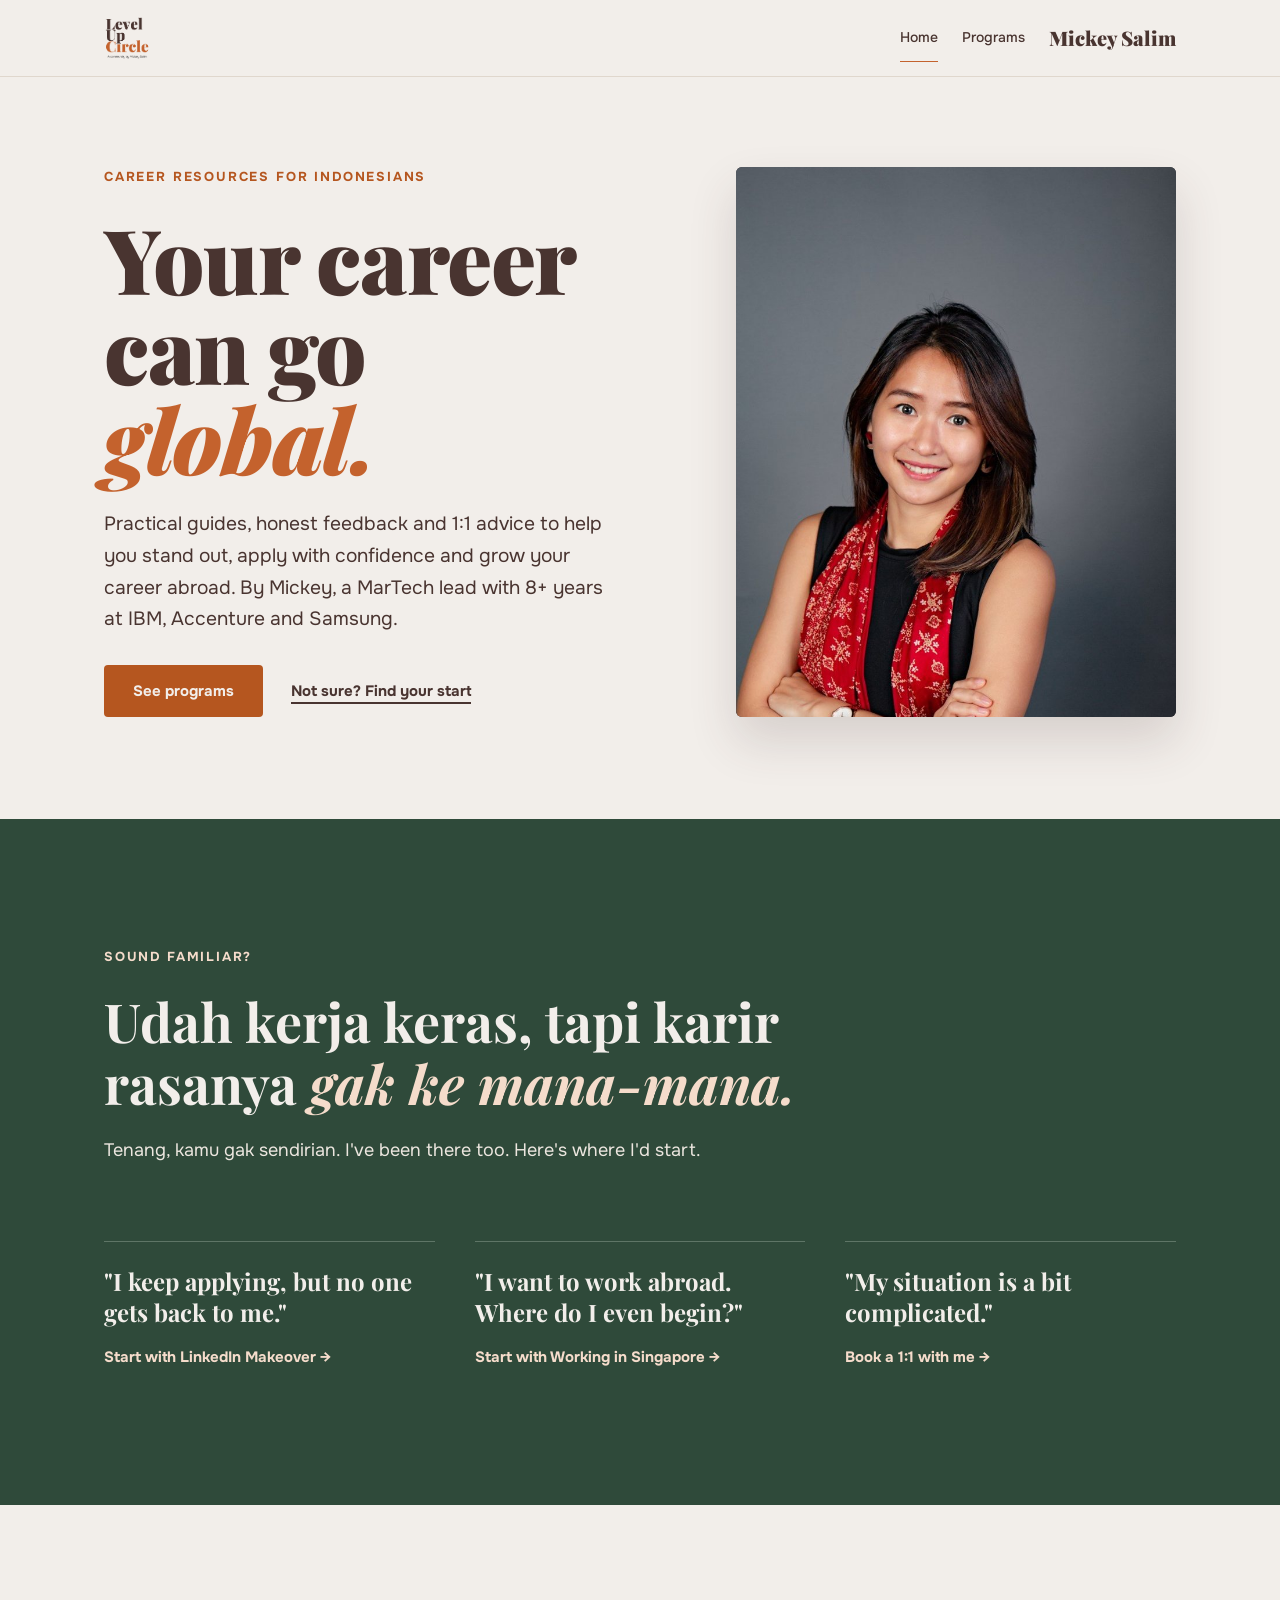
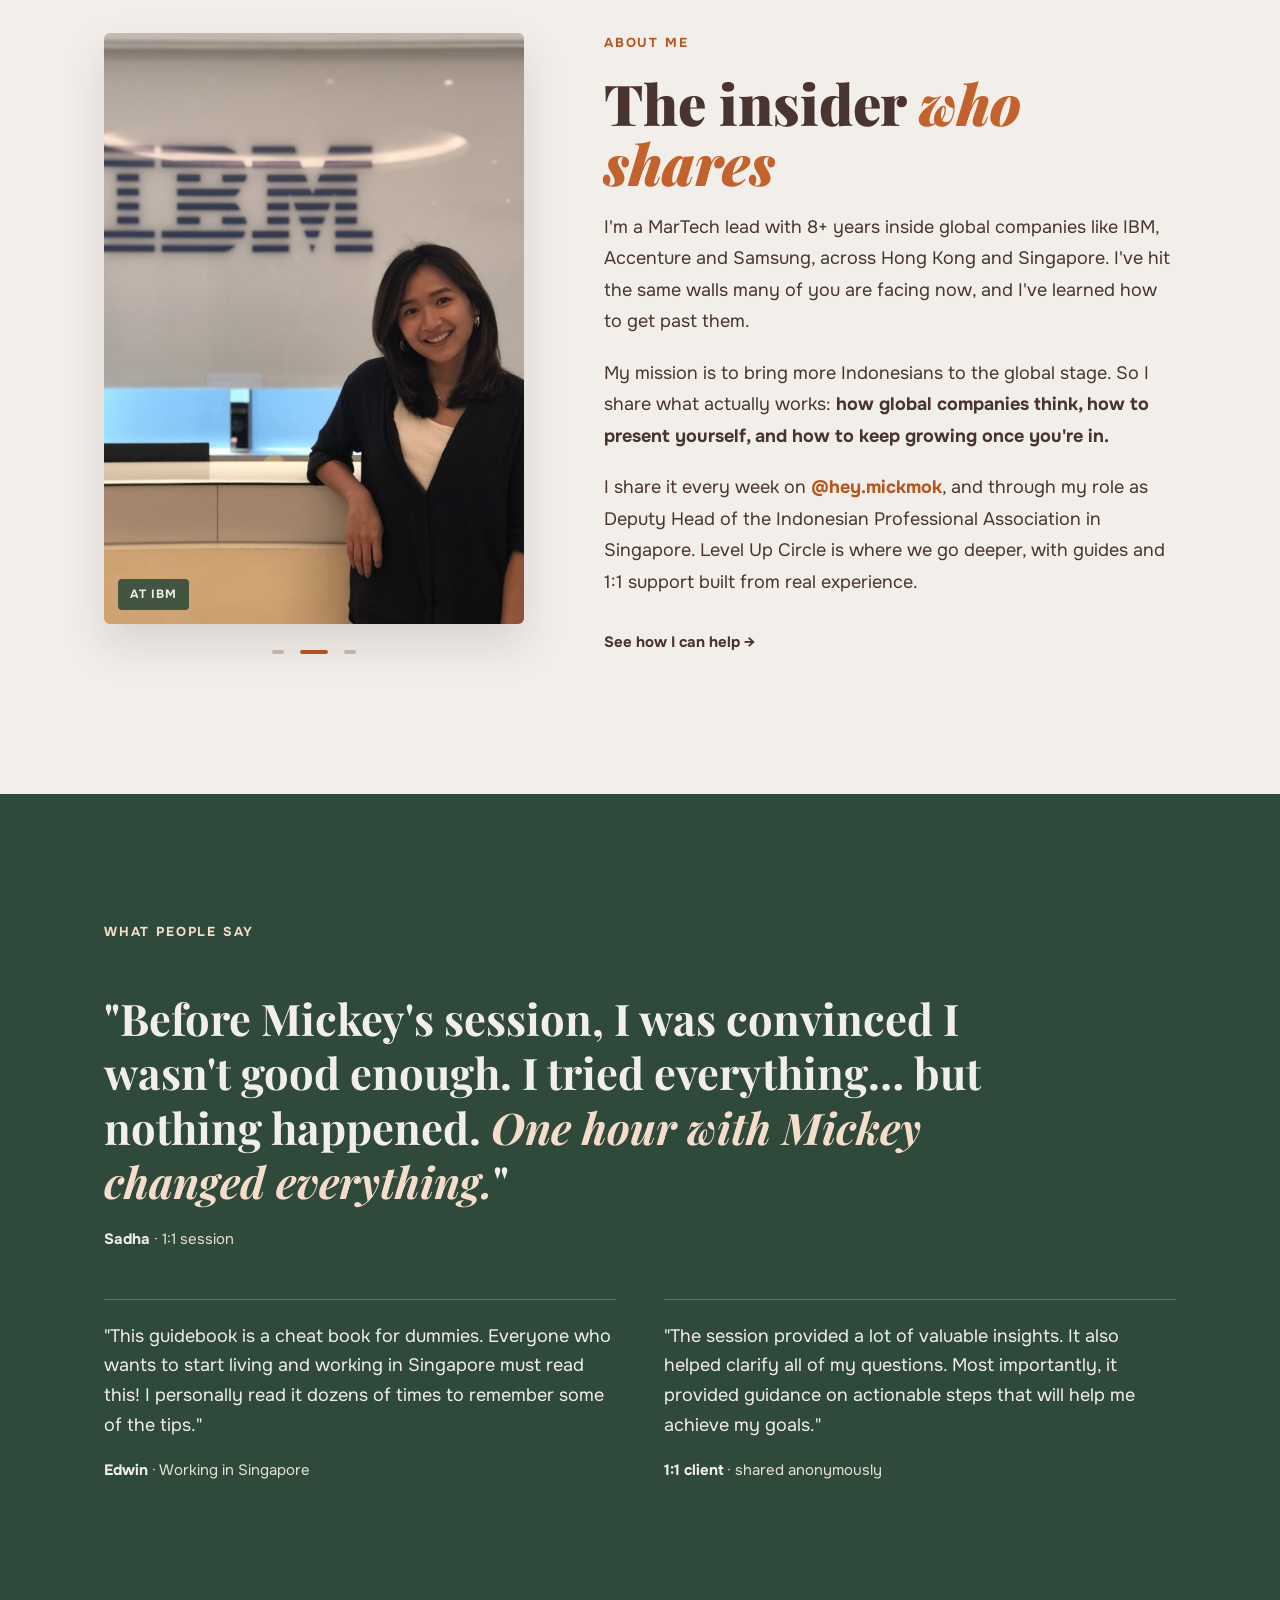
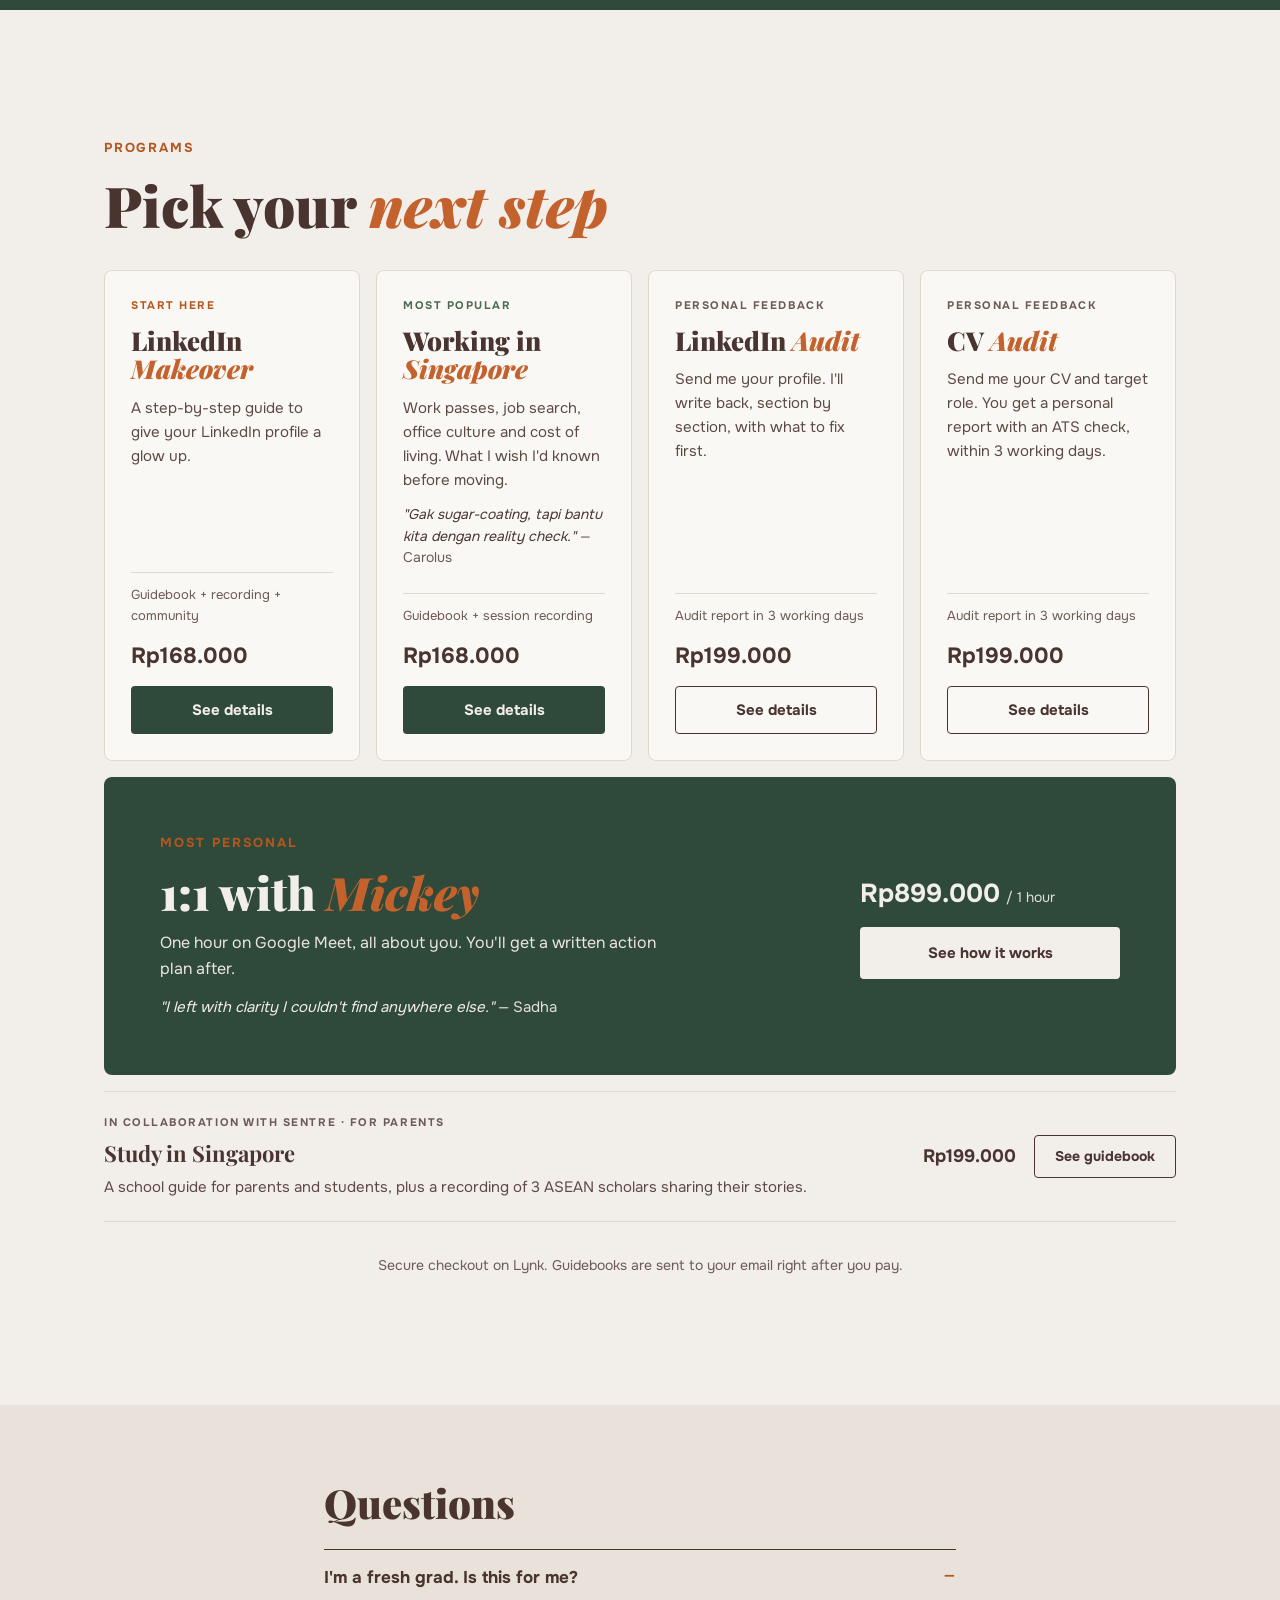
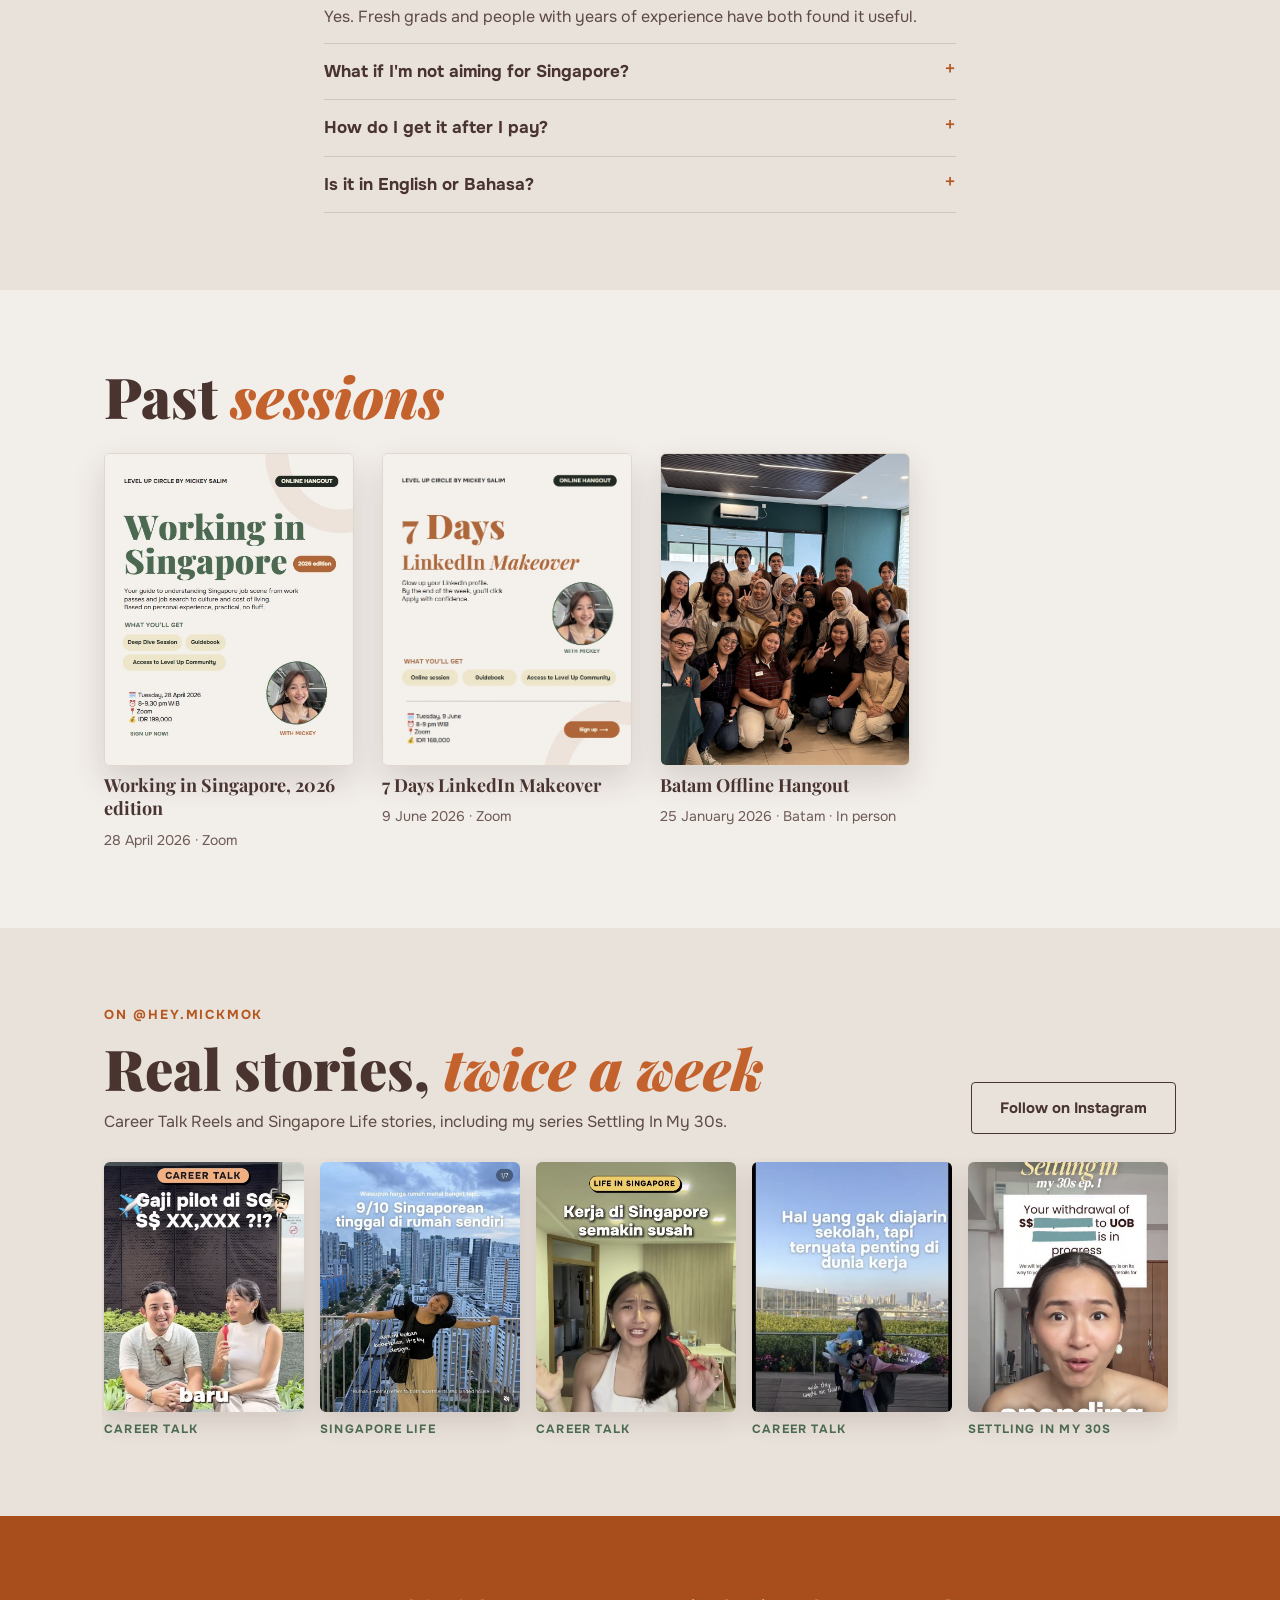
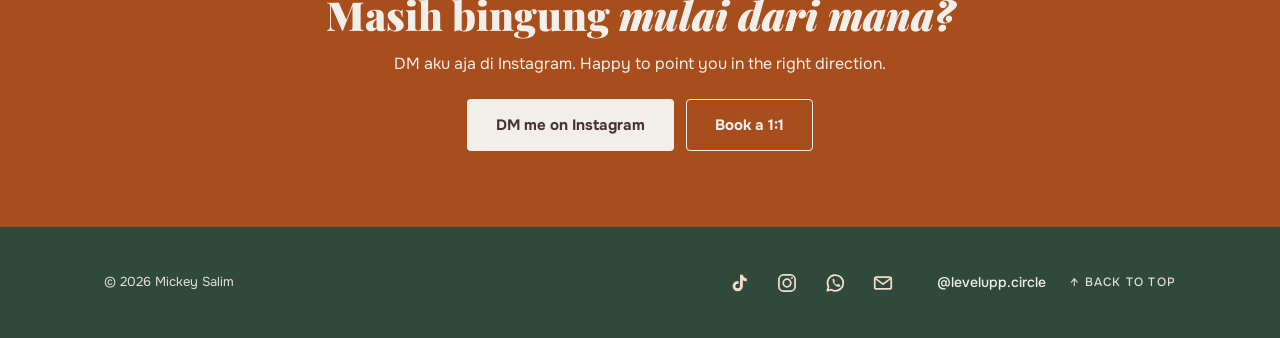
<file: index.html>
<!DOCTYPE html>
<html lang="en" class="no-js">
<head>
<meta charset="UTF-8">
<meta name="viewport" content="width=device-width, initial-scale=1.0">
<title>Mickey Salim · Level Up Circle — Career resources for Indonesians</title>
<meta name="description" content="Your career can go global. Guidebooks, audits and 1:1 sessions from Mickey Salim, a MarTech lead with 8+ years at IBM, Accenture and Samsung.">
<meta name="theme-color" content="#F2EEEA">
<meta property="og:type" content="website">
<meta property="og:title" content="Mickey Salim · Level Up Circle">
<meta property="og:description" content="Your career can go global. Career resources for Indonesians, from someone on the inside.">
<meta property="og:image" content="/assets/img/og-image.jpg">
<meta name="twitter:card" content="summary_large_image">
<link rel="icon" type="image/png" href="/assets/img/favicon.png">
<link rel="apple-touch-icon" href="/assets/img/apple-touch-icon.png">
<link rel="preconnect" href="https://fonts.googleapis.com">
<link rel="preconnect" href="https://fonts.gstatic.com" crossorigin>
<link href="https://fonts.googleapis.com/css2?family=Playfair+Display:ital,wght@0,700;0,900;1,700;1,900&family=Onest:wght@400;500;700&display=swap" rel="stylesheet">
<link rel="stylesheet" href="/assets/css/styles.css?v=a955a75b">
</head>
<body>

<nav class="nav" aria-label="Main">
  <div class="wrap">
    <a href="#top" class="brand" aria-label="Level Up Circle, back to top"><img class="brand__logo" src="/assets/img/level-up-circle-logo.png" alt="Level Up Circle" width="516" height="493"></a>
    <button class="nav__toggle" aria-expanded="false" aria-controls="site-menu" aria-label="Open menu"><span></span><span></span><span></span></button><div class="nav__links" id="site-menu"><a href="/" class="nav__link is-current" aria-current="page">Home</a><a href="/programs" class="nav__link">Programs</a><a href="#about" class="nav__name"><span class="nav__name-full">Mickey Salim</span><span class="nav__name-short">About</span></a></div>
  </div>
</nav>

<main>
  <!-- Hero -->
  <section class="hero" id="top">
    <div class="wrap">
      <div class="hero__text">
        <span class="eyebrow">Career resources for Indonesians</span>
        <h1 class="h-display">Your career can go <span class="accent">global.</span></h1>
        <p class="lead">Practical guides, honest feedback and 1:1 advice to help you stand out, apply with confidence and grow your career abroad. By Mickey, a MarTech lead with 8+ years at IBM, Accenture and Samsung.</p>
        <div class="hero__actions">
          <a href="#programs" class="btn btn--primary">See programs</a>
          <a href="#start" class="link-under">Not sure? Find your start</a>
        </div>
      </div>
      <div class="hero__photo">
        <img src="/assets/img/hero.jpg" alt="Mickey Salim, arms crossed, smiling" width="1000" height="1501" fetchpriority="high">
      </div>
    </div>
  </section>

  <!-- 01 Sound familiar -->
  <section class="section dark" id="start">
    <div class="wrap">
      <div class="familiar__intro reveal">
        <span class="eyebrow">Sound familiar?</span>
        <p class="familiar__quote">Udah kerja keras, tapi karir rasanya <span class="accent">gak ke mana-mana.</span></p>
        <p class="familiar__sub">Tenang, kamu gak sendirian. I've been there too. Here's where I'd start.</p>
      </div>
      <div class="paths reveal">
        <a class="path" href="programs/linkedin-makeover.html">
          <span class="path__q">"I keep applying, but no one gets back to me."</span>
          <span class="path__go">Start with LinkedIn Makeover →</span>
        </a>
        <a class="path" href="programs/working-in-singapore.html">
          <span class="path__q">"I want to work abroad. Where do I even begin?"</span>
          <span class="path__go">Start with Working in Singapore →</span>
        </a>
        <a class="path" href="programs/one-on-one.html">
          <span class="path__q">"My situation is a bit complicated."</span>
          <span class="path__go">Book a 1:1 with me →</span>
        </a>
      </div>
    </div>
  </section>

  <!-- Next live session: uncomment when there's one
  <section class="band">
    <div class="wrap" style="display:flex;flex-wrap:wrap;align-items:center;justify-content:space-between;gap:16px 40px;padding-top:28px;padding-bottom:28px">
      <div><span class="eyebrow">Next live session</span> <strong class="h-card">[Session name]</strong> <span class="muted">[Date] · [Time] WIB · Zoom · [Price]</span></div>
      <a href="[Lynk link]" class="btn btn--dark">Save my spot</a>
    </div>
  </section>
  -->

  <!-- 02 About -->
  <section class="section about" id="about">
    <div class="wrap">
      <div class="slideshow reveal" data-slideshow>
        <div class="slideshow__frame">
          <img class="is-active" src="/assets/img/about.jpg" alt="Mickey working on her laptop in the office" data-caption="At work" width="1000" height="1250" loading="lazy">
          <img src="/assets/img/ibm.jpg" alt="Mickey at the IBM office" data-caption="At IBM" width="640" height="800" loading="lazy">
          <img src="/assets/img/accenture.jpg" alt="Mickey at the Accenture office" data-caption="At Accenture" width="640" height="800" loading="lazy">
          <span class="slideshow__caption" aria-hidden="true">At work</span>
        </div>
        <div class="slideshow__dots">
          <button class="slideshow__dot" aria-label="Show photo 1: at work" aria-current="true"><span></span></button>
          <button class="slideshow__dot" aria-label="Show photo 2: at IBM" aria-current="false"><span></span></button>
          <button class="slideshow__dot" aria-label="Show photo 3: at Accenture" aria-current="false"><span></span></button>
        </div>
      </div>
      <div class="about__text reveal">
        <span class="eyebrow">About me</span>
        <h2 class="h-section">The insider <span class="accent">who shares</span></h2>
        <p>I'm a MarTech lead with 8+ years inside global companies like IBM, Accenture and Samsung, across Hong Kong and Singapore. I've hit the same walls many of you are facing now, and I've learned how to get past them.</p>
        <button class="more-link" data-expand="about-more" aria-controls="about-more" aria-expanded="false">Read more ↓</button>
        <div class="about__more" id="about-more">
        <p>My mission is to bring more Indonesians to the global stage. So I share what actually works: <strong>how global companies think, how to present yourself, and how to keep growing once you're in.</strong></p>
        <p>I share it every week on <a href="https://instagram.com/hey.mickmok" target="_blank" rel="noopener">@hey.mickmok</a>, and through my role as Deputy Head of the Indonesian Professional Association in Singapore. Level Up Circle is where we go deeper, with guides and 1:1 support built from real experience.</p>
        <a href="#programs" class="link-under">See how I can help →</a>
        </div>
      </div>
    </div>
  </section>

  <!-- 03 Testimonials -->
  <section class="section dark">
    <div class="wrap quotes">
      <span class="eyebrow">What people say</span>
      <figure class="quote-big reveal">
        <blockquote>"Before Mickey's session, I was convinced I wasn't good enough. I tried everything… but nothing happened. <span class="accent">One hour with Mickey changed everything.</span>"</blockquote>
        <figcaption><strong>Sadha</strong> <span class="quote-by">· 1:1 session</span></figcaption>
      </figure>
      <button class="more-link" data-expand="more-quotes" aria-controls="more-quotes" aria-expanded="false">Read 2 more ↓</button>
      <div class="quote-grid reveal" id="more-quotes">
        <figure class="quote">
          <blockquote>"This guidebook is a cheat book for dummies. Everyone who wants to start living and working in Singapore must read this! I personally read it dozens of times to remember some of the tips."</blockquote>
          <figcaption><strong>Edwin</strong> <span class="quote-by">· Working in Singapore</span></figcaption>
        </figure>
        <figure class="quote">
          <blockquote>"The session provided a lot of valuable insights. It also helped clarify all of my questions. Most importantly, it provided guidance on actionable steps that will help me achieve my goals."</blockquote>
          <figcaption><strong>1:1 client</strong> <span class="quote-by">· shared anonymously</span></figcaption>
        </figure>
      </div>
    </div>
  </section>

  <!-- 04 Programs -->
  <section class="section" id="programs">
    <div class="wrap">
      <div class="programs__head">
        <span class="eyebrow">Programs</span>
        <h2 class="h-section">Pick your <span class="accent">next step</span></h2>
      </div>

      <div class="collapsible" id="programs-list">
      <div class="prog-grid">
        <article class="prog">
          <span class="prog__tag prog__tag--terra">Start here</span>
          <h3 class="h-card"><a href="programs/linkedin-makeover.html">LinkedIn <span class="accent">Makeover</span></a></h3>
          <p class="prog__desc">A step-by-step guide to give your LinkedIn profile a glow up.</p>
          <span class="prog__spacer"></span>
          <span class="prog__inc">Guidebook + recording + community</span>
          <span class="prog__price">Rp168.000</span>
          <a href="programs/linkedin-makeover.html" class="btn btn--dark">See details</a>
        </article>

        <article class="prog">
          <span class="prog__tag prog__tag--sage">Most popular</span>
          <h3 class="h-card"><a href="programs/working-in-singapore.html">Working in <span class="accent">Singapore</span></a></h3>
          <p class="prog__desc">Work passes, job search, office culture and cost of living. What I wish I'd known before moving.</p>
          <p class="prog__quote">"Gak sugar-coating, tapi bantu kita dengan reality check." <span>— Carolus</span></p>
          <span class="prog__spacer"></span>
          <span class="prog__inc">Guidebook + session recording</span>
          <span class="prog__price">Rp168.000</span>
          <a href="programs/working-in-singapore.html" class="btn btn--dark">See details</a>
        </article>

        <article class="prog prog--extra">
          <span class="prog__tag">Personal feedback</span>
          <h3 class="h-card"><a href="programs/linkedin-audit.html">LinkedIn <span class="accent">Audit</span></a></h3>
          <p class="prog__desc">Send me your profile. I'll write back, section by section, with what to fix first.</p>
          <span class="prog__spacer"></span>
          <span class="prog__inc">Audit report in 3 working days</span>
          <span class="prog__price">Rp199.000</span>
          <a href="programs/linkedin-audit.html" class="btn btn--ghost">See details</a>
        </article>

        <article class="prog prog--extra">
          <span class="prog__tag">Personal feedback</span>
          <h3 class="h-card"><a href="programs/cv-audit.html">CV <span class="accent">Audit</span></a></h3>
          <p class="prog__desc">Send me your CV and target role. You get a personal report with an ATS check, within 3 working days.</p>
          <span class="prog__spacer"></span>
          <span class="prog__inc">Audit report in 3 working days</span>
          <span class="prog__price">Rp199.000</span>
          <a href="programs/cv-audit.html" class="btn btn--ghost">See details</a>
        </article>
      </div>
      <button class="more-link" data-expand="programs-list" aria-controls="programs-list" aria-expanded="false" style="margin-top: 12px">See 4 more programs ↓</button>

      <article class="one prog--extra" id="book">
        <div class="one__text">
          <span class="eyebrow">Most personal</span>
          <h3 class="h-card">1:1 with <span class="accent">Mickey</span></h3>
          <p>One hour on Google Meet, all about you. You'll get a written action plan after.</p>
          <p class="one__quote">"I left with clarity I couldn't find anywhere else." <span>— Sadha</span></p>
        </div>
        <div class="one__buy">
          <div class="one__price"><strong>Rp899.000</strong><span>/ 1 hour</span></div>
          <a href="programs/one-on-one.html" class="btn btn--light">See how it works</a>
        </div>
      </article>

      <div class="also prog--extra">
        <div class="also__text">
          <span class="prog__tag">In collaboration with Sentre · For parents</span>
          <span class="also__name">Study in Singapore</span>
          <span class="also__desc">A school guide for parents and students, plus a recording of 3 ASEAN scholars sharing their stories.</span>
        </div>
        <div class="also__buy">
          <strong>Rp199.000</strong>
          <a href="programs/study-in-singapore.html" class="btn btn--ghost">See guidebook</a>
        </div>
      </div>
      </div>

      <p class="checkout-note">Secure checkout on Lynk. Guidebooks are sent to your email right after you pay.</p>
    </div>
  </section>

  <!-- FAQ -->
  <section class="section--compact band faq">
    <div class="wrap">
      <h2>Questions</h2>
      <div class="faq__list">
        <details open>
          <summary>I'm a fresh grad. Is this for me?</summary>
          <p>Yes. Fresh grads and people with years of experience have both found it useful.</p>
        </details>
        <details>
          <summary>What if I'm not aiming for Singapore?</summary>
          <p>That's fine. The LinkedIn and CV programs are useful wherever you're applying. In a 1:1, we talk about your goal, wherever it is.</p>
        </details>
        <details>
          <summary>How do I get it after I pay?</summary>
          <p>Checkout is on Lynk. Guidebooks and recordings arrive in your email right away. Audit reports arrive within 3 working days.</p>
        </details>
        <details>
          <summary>Is it in English or Bahasa?</summary>
          <p>English.</p>
        </details>
      </div>
    </div>
  </section>

  <!-- Past sessions -->
  <section class="section--compact" id="events">
    <div class="wrap">
      <div class="past__head">
        <h2 class="h-section">Past <span class="accent">sessions</span></h2>
      </div>
      <div class="past__list">
        <div class="past__item">
          <img src="/assets/img/poster-working-in-singapore.jpg" alt="Poster: Working in Singapore, 2026 edition" width="473" height="591" loading="lazy">
          <span class="past__name">Working in Singapore, 2026 edition</span>
          <span class="past__date">28 April 2026 · Zoom</span>
        </div>
        <div class="past__item">
          <img src="/assets/img/poster-linkedin-makeover.jpg" alt="Poster: 7 Days LinkedIn Makeover" width="561" height="707" loading="lazy">
          <span class="past__name">7 Days LinkedIn Makeover</span>
          <span class="past__date">9 June 2026 · Zoom</span>
        </div>
        <div class="past__item">
          <img class="is-photo" src="/assets/img/batam.jpg" alt="Group photo from the Level Up Circle offline hangout in Batam" width="1400" height="1050" loading="lazy">
          <span class="past__name">Batam Offline Hangout</span>
          <span class="past__date">25 January 2026 · Batam · In person</span>
        </div>
      </div>
      <p class="past__hint">Swipe to see more →</p>
    </div>
  </section>

  <!-- Instagram: latest posts. To add or swap a post: add an <a class="ig__post"> with the post link and its cover in assets/img. -->
  <section class="section--compact band">
    <div class="wrap">
      <div class="ig__head">
        <div>
          <span class="eyebrow">On @hey.mickmok</span>
          <h2 class="h-section">Real stories, <span class="accent">twice a week</span></h2>
          <p>Career Talk Reels and Singapore Life stories, including my series Settling In My 30s.</p>
        </div>
        <a href="https://instagram.com/hey.mickmok" target="_blank" rel="noopener" class="btn btn--ghost">Follow on Instagram</a>
      </div>
      <div class="ig__list">
        <a class="ig__post" href="https://www.instagram.com/p/DRZUCC8EztW/" target="_blank" rel="noopener" aria-label="Career Talk on Instagram">
          <img src="/assets/img/ig-career-talk.jpg" alt="Career Talk: Mickey interviews a guest about pilot salaries in Singapore" width="720" height="900" loading="lazy">
          <span>Career Talk</span>
        </a>
        <a class="ig__post" href="https://www.instagram.com/p/DfWtqKRE7Dl/" target="_blank" rel="noopener" aria-label="Singapore Life on Instagram">
          <img src="/assets/img/ig-singapore-life.jpg" alt="Singapore Life: why 9 in 10 Singaporeans live in their own home" width="720" height="900" loading="lazy">
          <span>Singapore Life</span>
        </a>
        <a class="ig__post" href="https://www.instagram.com/p/DTxJ88-k_ip/" target="_blank" rel="noopener" aria-label="Career Talk on Instagram">
          <img src="/assets/img/ig-kerja-di-singapore.jpg" alt="Kerja di Singapore semakin susah" width="720" height="900" loading="lazy">
          <span>Career Talk</span>
        </a>
        <a class="ig__post" href="https://www.instagram.com/p/Dazm41bE6E_/" target="_blank" rel="noopener" aria-label="Career Talk on Instagram">
          <img src="/assets/img/ig-hal-yang-gak-diajarin.jpg" alt="Hal yang gak diajarin sekolah, tapi ternyata penting di dunia kerja" width="720" height="900" loading="lazy">
          <span>Career Talk</span>
        </a>
        <a class="ig__post" href="https://instagram.com/hey.mickmok" target="_blank" rel="noopener" aria-label="Settling In My 30s on Instagram">
          <img src="/assets/img/ig-settling.jpg" alt="Settling In My 30s, episode 1" width="720" height="900" loading="lazy">
          <span>Settling In My 30s</span>
        </a>
      </div>
    </div>
  </section>

  <!-- Closing -->
  <section class="closing">
    <div class="wrap wrap--narrow">
      <h2>Masih bingung <span style="font-style: italic">mulai dari mana?</span></h2>
      <p>DM aku aja di Instagram. Happy to point you in the right direction.</p>
      <div class="closing__actions">
        <a href="https://ig.me/m/hey.mickmok" target="_blank" rel="noopener" class="btn btn--light">DM me on Instagram</a>
        <a href="programs/one-on-one.html" class="btn btn--ghost-light">Book a 1:1</a>
      </div>
    </div>
  </section>
</main>

<footer class="footer">
  <div class="wrap">
    <div class="footer__brand"><span>© 2026 Mickey Salim</span></div>
    <div class="footer__links">
      <span class="social"><a href="https://www.tiktok.com/@hey.mickmok" target="_blank" rel="noopener" aria-label="TikTok @hey.mickmok"><svg width="22" height="22" viewBox="0 0 24 24" fill="currentColor" aria-hidden="true"><path d="M16.2 3c.4 2.3 1.9 3.8 4.3 4.1v3.1c-1.6 0-3.1-.5-4.3-1.3v6.5a5.6 5.6 0 1 1-5.6-5.6c.3 0 .6 0 .9.1V13a2.5 2.5 0 1 0 1.6 2.3V3h3.1z"/></svg></a><a href="https://www.instagram.com/hey.mickmok/" target="_blank" rel="noopener" aria-label="Instagram @hey.mickmok"><svg width="22" height="22" viewBox="0 0 24 24" fill="none" stroke="currentColor" stroke-width="1.9" aria-hidden="true"><rect x="3.2" y="3.2" width="17.6" height="17.6" rx="5"/><circle cx="12" cy="12" r="4.1"/><circle cx="17.4" cy="6.6" r="1.1" fill="currentColor" stroke="none"/></svg></a><a href="https://wa.me/6287868888120" target="_blank" rel="noopener" aria-label="WhatsApp"><svg width="22" height="22" viewBox="0 0 24 24" fill="none" aria-hidden="true"><path d="M3.6 20.4l1.3-4.3A8.6 8.6 0 1 1 8 19.3l-4.4 1.1z" stroke="currentColor" stroke-width="1.9" stroke-linejoin="round"/><path fill="currentColor" d="M9.1 7.9c.2-.4.5-.5.8-.5h.6c.2 0 .4.1.5.4l.8 1.8c.1.3 0 .5-.1.7l-.5.6c-.1.2-.2.3 0 .6.6 1 1.4 1.8 2.4 2.4.3.2.4.1.6 0l.6-.6c.2-.2.4-.2.7-.1l1.8.8c.3.1.4.3.4.5v.6c0 .3-.1.6-.5.8-.6.3-1.7.5-3.3-.2-1.6-.7-3.2-2.3-3.9-3.9-.7-1.6-.5-2.7-.2-3.3z"/></svg></a><a href="mailto:hey.mickmok@gmail.com" aria-label="Email hey.mickmok@gmail.com"><svg width="22" height="22" viewBox="0 0 24 24" fill="none" stroke="currentColor" stroke-width="1.9" stroke-linejoin="round" aria-hidden="true"><rect x="3" y="5.5" width="18" height="13" rx="2"/><path d="M3.5 7l8.5 6.2L20.5 7"/></svg></a></span>
      <a href="https://instagram.com/levelupp.circle" target="_blank" rel="noopener">@levelupp.circle</a>
      <a class="top" href="#top">↑ Back to top</a>
    </div>
  </div>
</footer>

<script src="/assets/js/main.js?v=a955a75b" defer></script>
</body>
</html>
</file>
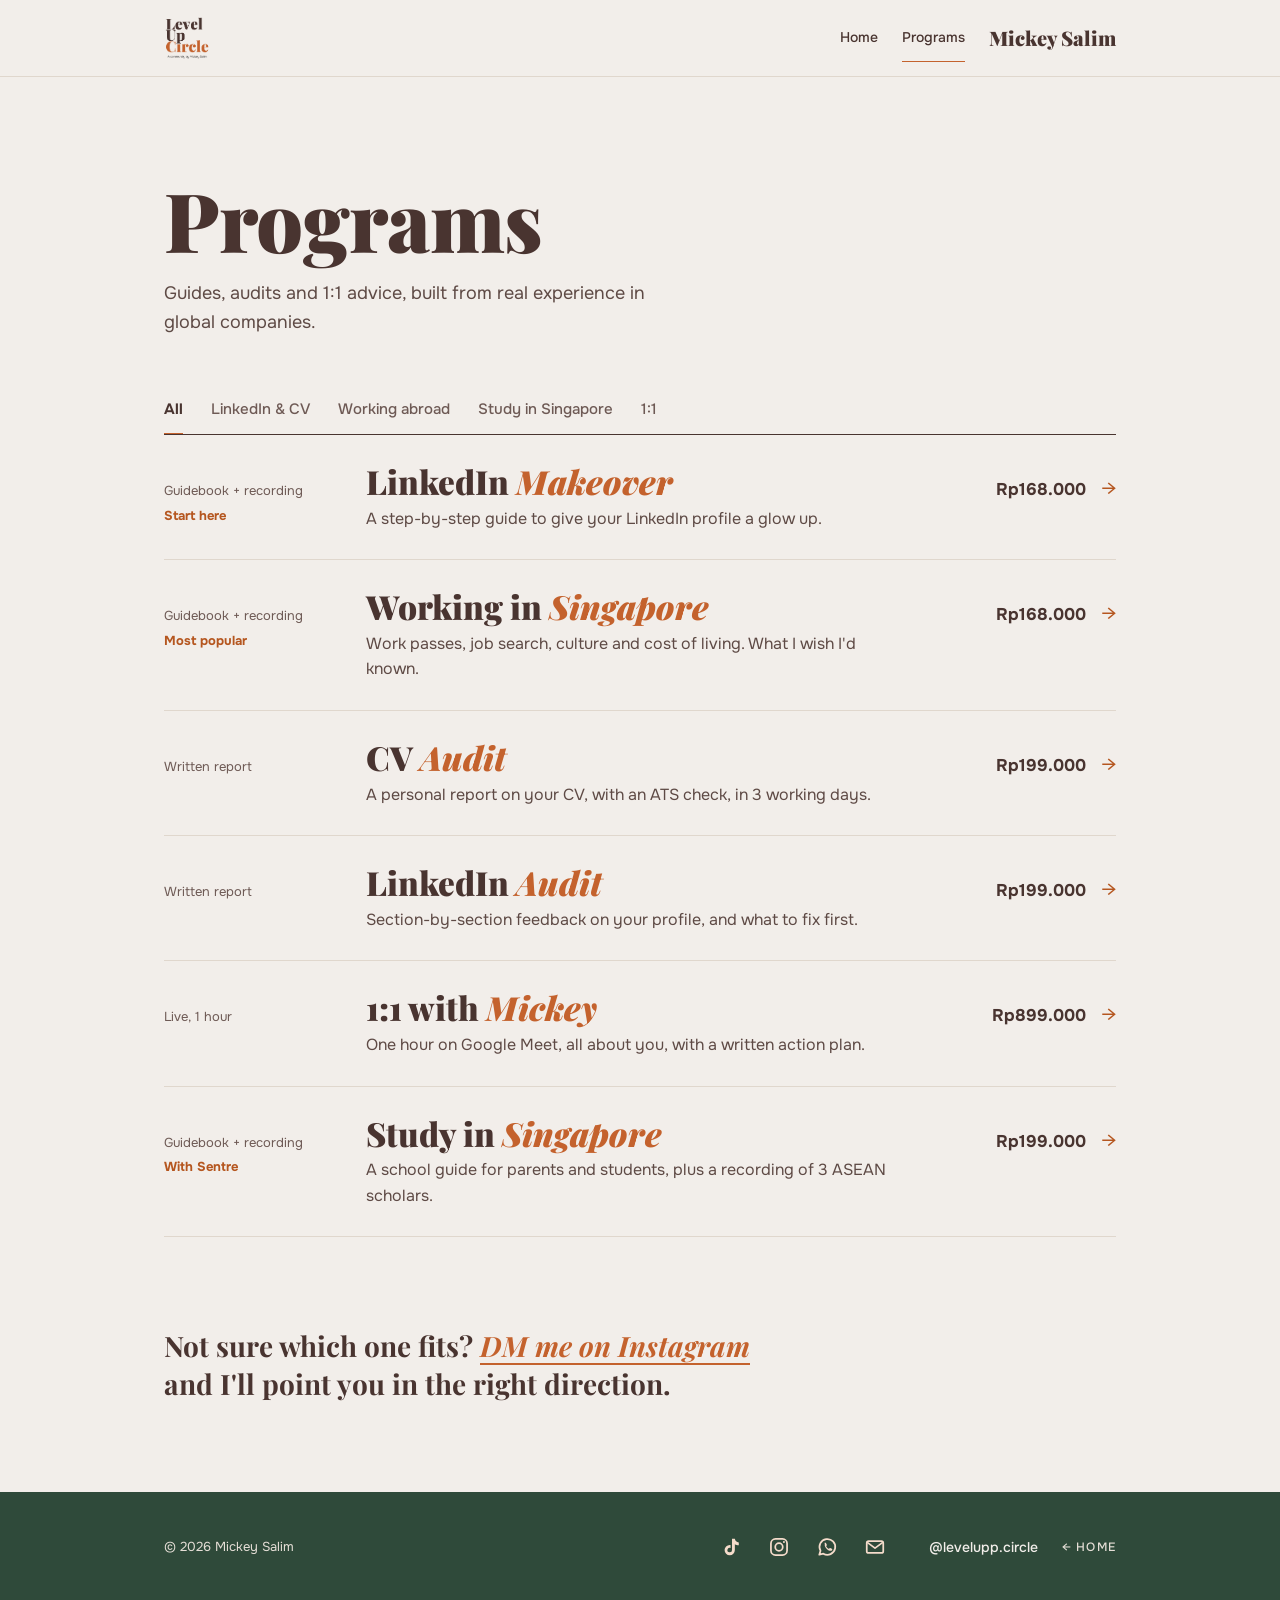
<file: programs/index.html>
<!DOCTYPE html>
<html lang="en" class="no-js">
<head>
<meta charset="UTF-8">
<meta name="viewport" content="width=device-width, initial-scale=1.0">
<title>Programs · Mickey Salim</title>
<meta name="description" content="Guides, audits and 1:1 advice from Mickey Salim, built from real experience in global companies.">
<meta name="theme-color" content="#F2EEEA">
<meta property="og:type" content="website">
<meta property="og:title" content="Programs · Mickey Salim">
<meta property="og:description" content="Guides, audits and 1:1 advice from Mickey Salim, built from real experience in global companies.">
<meta property="og:image" content="/assets/img/og-image.jpg">
<meta name="twitter:card" content="summary_large_image">
<link rel="icon" type="image/png" href="/assets/img/favicon.png">
<link rel="apple-touch-icon" href="/assets/img/apple-touch-icon.png">
<link rel="preconnect" href="https://fonts.googleapis.com">
<link rel="preconnect" href="https://fonts.gstatic.com" crossorigin>
<link href="https://fonts.googleapis.com/css2?family=Playfair+Display:ital,wght@0,700;0,900;1,700;1,900&family=Onest:wght@400;500;700&display=swap" rel="stylesheet">
<link rel="stylesheet" href="/assets/css/styles.css?v=a955a75b">
</head>
<body class="programs-page">
<!-- Generated by tools/build_programs.py from tools/programs.json. Edit the JSON, then rebuild. -->

<nav class="nav" aria-label="Main">
  <div class="wrap">
    <a href="/" class="brand" aria-label="Level Up Circle, home"><img class="brand__logo" src="/assets/img/level-up-circle-logo.png" alt="Level Up Circle" width="516" height="493"></a>
    <button class="nav__toggle" aria-expanded="false" aria-controls="site-menu" aria-label="Open menu"><span></span><span></span><span></span></button><div class="nav__links" id="site-menu"><a href="/" class="nav__link">Home</a><a href="/programs" class="nav__link is-current" aria-current="page">Programs</a><a href="/#about" class="nav__name"><span class="nav__name-full">Mickey Salim</span><span class="nav__name-short">About</span></a></div>
  </div>
</nav>

<main>
  <section class="index-hero">
    <div class="wrap">
      <h1>Programs</h1>
      <p>Guides, audits and 1:1 advice, built from real experience in global companies.</p>
    </div>
  </section>

  <div class="tabs-bar">
    <div class="wrap"><div class="tabs" role="toolbar" aria-label="Filter programs"><button class="tab" data-filter="all" aria-pressed="true">All</button><button class="tab" data-filter="linkedin" aria-pressed="false">LinkedIn &amp; CV</button><button class="tab" data-filter="abroad" aria-pressed="false">Working abroad</button><button class="tab" data-filter="study" aria-pressed="false">Study in Singapore</button><button class="tab" data-filter="personal" aria-pressed="false">1:1</button></div></div>
  </div>

  <section class="index-list">
    <div class="wrap" data-filter-list>
        <a class="row" href="/programs/linkedin-makeover" data-tags="linkedin">
          <span class="row__meta"><span>Guidebook + recording</span><span class="row__badge">Start here</span></span>
          <span class="row__main"><span class="row__name">LinkedIn <span class="accent">Makeover</span></span><span class="row__line">A step-by-step guide to give your LinkedIn profile a glow up.</span></span>
          <span class="row__price"><strong>Rp168.000</strong><span aria-hidden="true">→</span></span>
        </a>
        <a class="row" href="/programs/working-in-singapore" data-tags="abroad">
          <span class="row__meta"><span>Guidebook + recording</span><span class="row__badge">Most popular</span></span>
          <span class="row__main"><span class="row__name">Working in <span class="accent">Singapore</span></span><span class="row__line">Work passes, job search, culture and cost of living. What I wish I&#x27;d known.</span></span>
          <span class="row__price"><strong>Rp168.000</strong><span aria-hidden="true">→</span></span>
        </a>
        <a class="row" href="/programs/cv-audit" data-tags="linkedin">
          <span class="row__meta"><span>Written report</span></span>
          <span class="row__main"><span class="row__name">CV <span class="accent">Audit</span></span><span class="row__line">A personal report on your CV, with an ATS check, in 3 working days.</span></span>
          <span class="row__price"><strong>Rp199.000</strong><span aria-hidden="true">→</span></span>
        </a>
        <a class="row" href="/programs/linkedin-audit" data-tags="linkedin">
          <span class="row__meta"><span>Written report</span></span>
          <span class="row__main"><span class="row__name">LinkedIn <span class="accent">Audit</span></span><span class="row__line">Section-by-section feedback on your profile, and what to fix first.</span></span>
          <span class="row__price"><strong>Rp199.000</strong><span aria-hidden="true">→</span></span>
        </a>
        <a class="row" href="/programs/one-on-one" data-tags="personal">
          <span class="row__meta"><span>Live, 1 hour</span></span>
          <span class="row__main"><span class="row__name">1:1 with <span class="accent">Mickey</span></span><span class="row__line">One hour on Google Meet, all about you, with a written action plan.</span></span>
          <span class="row__price"><strong>Rp899.000</strong><span aria-hidden="true">→</span></span>
        </a>
        <a class="row" href="/programs/study-in-singapore" data-tags="study">
          <span class="row__meta"><span>Guidebook + recording</span><span class="row__badge">With Sentre</span></span>
          <span class="row__main"><span class="row__name">Study in <span class="accent">Singapore</span></span><span class="row__line">A school guide for parents and students, plus a recording of 3 ASEAN scholars.</span></span>
          <span class="row__price"><strong>Rp199.000</strong><span aria-hidden="true">→</span></span>
        </a>
      <p class="index-empty" hidden>Nothing here yet.</p>
    </div>
  </section>

  <!-- Free resources: add a section here (same .row markup, "Free" instead of a price) once the first resource is ready. -->

  <section class="index-close">
    <div class="wrap">
      <p>Not sure which one fits? <a href="https://ig.me/m/hey.mickmok" target="_blank" rel="noopener">DM me on Instagram</a> and I'll point you in the right direction.</p>
    </div>
  </section>
</main>

<footer class="footer">
  <div class="wrap">
    <div class="footer__brand"><span>© 2026 Mickey Salim</span></div>
    <div class="footer__links">
      <span class="social"><a href="https://www.tiktok.com/@hey.mickmok" target="_blank" rel="noopener" aria-label="TikTok @hey.mickmok"><svg width="22" height="22" viewBox="0 0 24 24" fill="currentColor" aria-hidden="true"><path d="M16.2 3c.4 2.3 1.9 3.8 4.3 4.1v3.1c-1.6 0-3.1-.5-4.3-1.3v6.5a5.6 5.6 0 1 1-5.6-5.6c.3 0 .6 0 .9.1V13a2.5 2.5 0 1 0 1.6 2.3V3h3.1z"/></svg></a><a href="https://www.instagram.com/hey.mickmok/" target="_blank" rel="noopener" aria-label="Instagram @hey.mickmok"><svg width="22" height="22" viewBox="0 0 24 24" fill="none" stroke="currentColor" stroke-width="1.9" aria-hidden="true"><rect x="3.2" y="3.2" width="17.6" height="17.6" rx="5"/><circle cx="12" cy="12" r="4.1"/><circle cx="17.4" cy="6.6" r="1.1" fill="currentColor" stroke="none"/></svg></a><a href="https://wa.me/6287868888120" target="_blank" rel="noopener" aria-label="WhatsApp"><svg width="22" height="22" viewBox="0 0 24 24" fill="none" aria-hidden="true"><path d="M3.6 20.4l1.3-4.3A8.6 8.6 0 1 1 8 19.3l-4.4 1.1z" stroke="currentColor" stroke-width="1.9" stroke-linejoin="round"/><path fill="currentColor" d="M9.1 7.9c.2-.4.5-.5.8-.5h.6c.2 0 .4.1.5.4l.8 1.8c.1.3 0 .5-.1.7l-.5.6c-.1.2-.2.3 0 .6.6 1 1.4 1.8 2.4 2.4.3.2.4.1.6 0l.6-.6c.2-.2.4-.2.7-.1l1.8.8c.3.1.4.3.4.5v.6c0 .3-.1.6-.5.8-.6.3-1.7.5-3.3-.2-1.6-.7-3.2-2.3-3.9-3.9-.7-1.6-.5-2.7-.2-3.3z"/></svg></a><a href="mailto:hey.mickmok@gmail.com" aria-label="Email hey.mickmok@gmail.com"><svg width="22" height="22" viewBox="0 0 24 24" fill="none" stroke="currentColor" stroke-width="1.9" stroke-linejoin="round" aria-hidden="true"><rect x="3" y="5.5" width="18" height="13" rx="2"/><path d="M3.5 7l8.5 6.2L20.5 7"/></svg></a></span>
      <a href="https://instagram.com/levelupp.circle" target="_blank" rel="noopener">@levelupp.circle</a>
      <a class="top" href="/">← Home</a>
    </div>
  </div>
</footer>

<script src="/assets/js/main.js?v=a955a75b" defer></script>
</body>
</html>
</file>
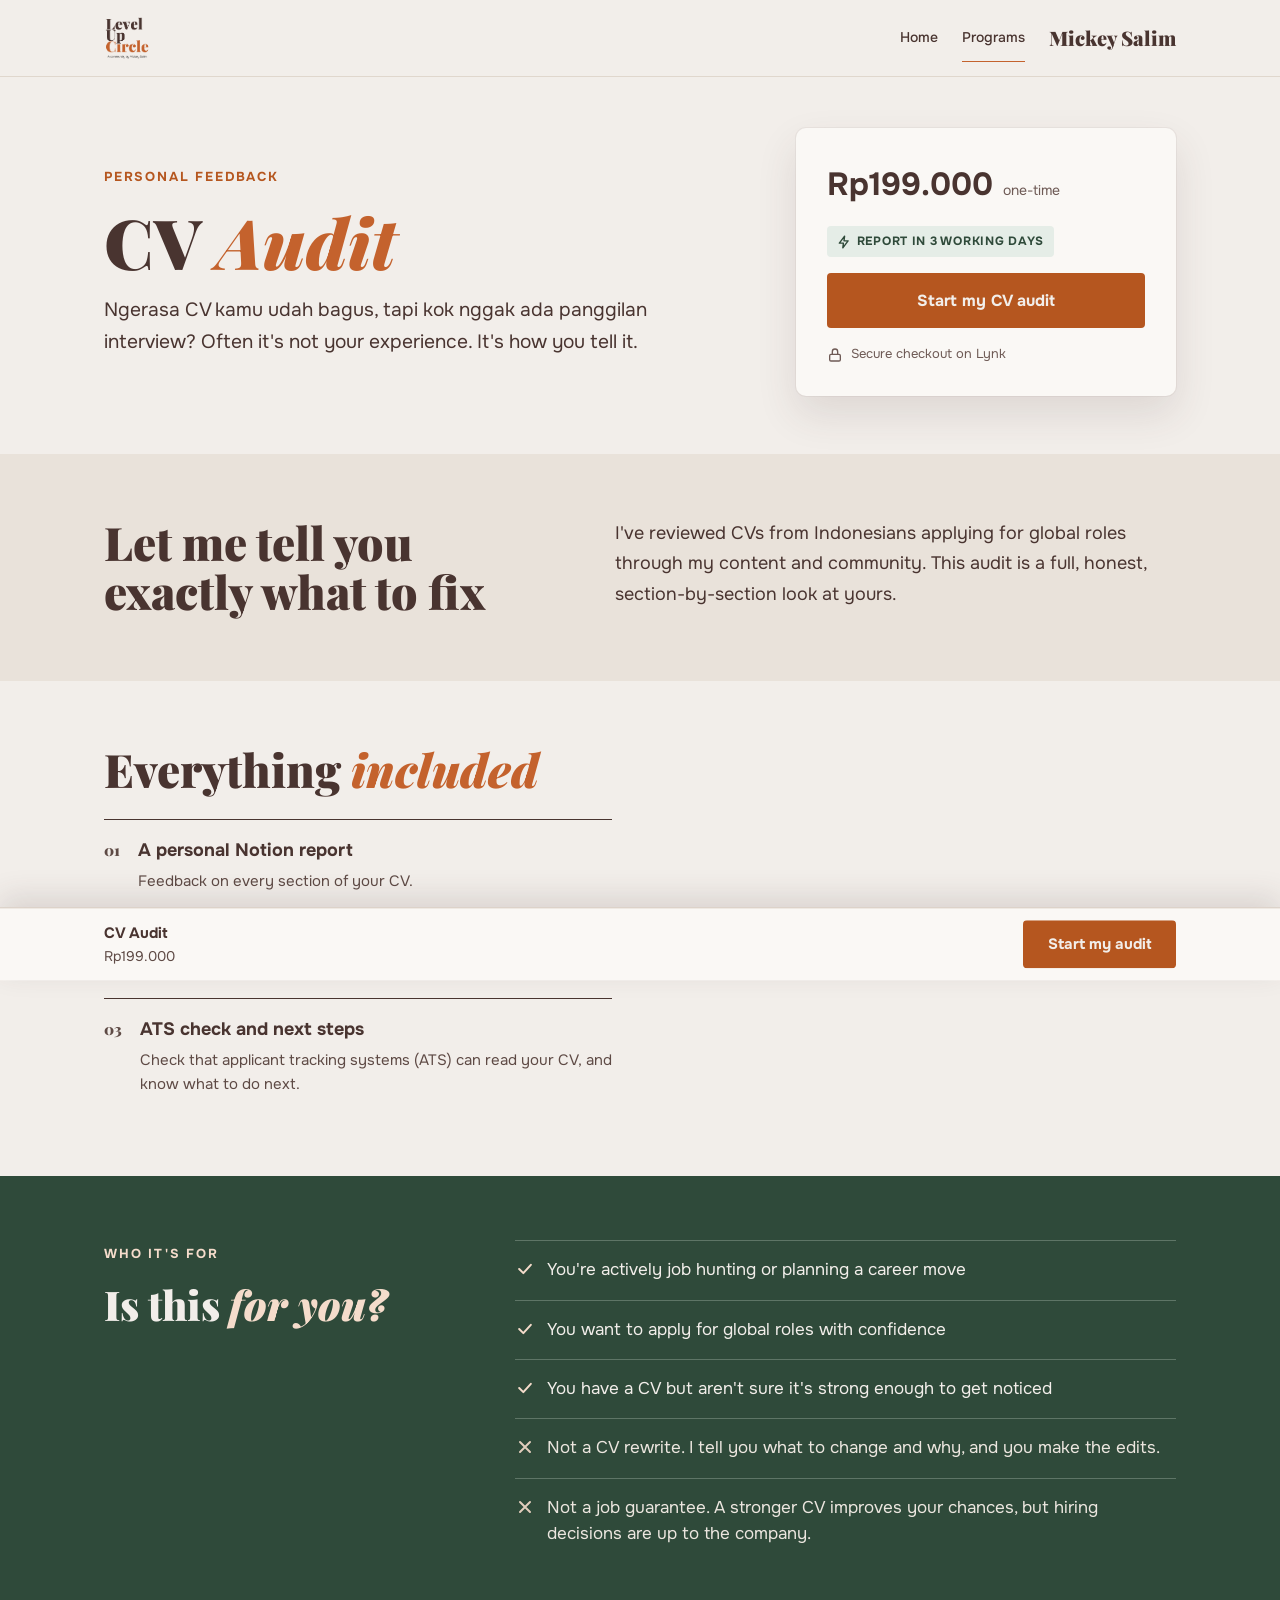
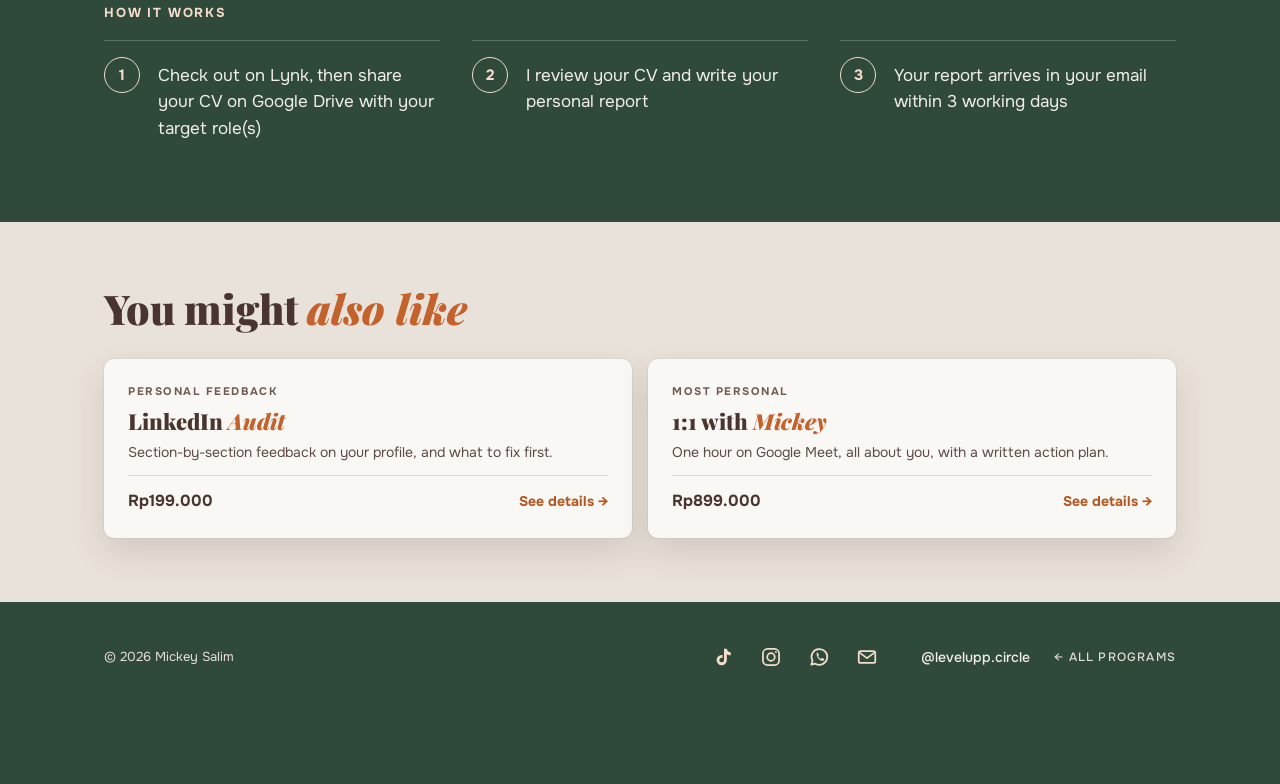
<file: programs/cv-audit.html>
<!DOCTYPE html>
<html lang="en" class="no-js">
<head>
<meta charset="UTF-8">
<meta name="viewport" content="width=device-width, initial-scale=1.0">
<title>CV Audit · Mickey Salim</title>
<meta name="description" content="A personal report on your CV, with an ATS check, in 3 working days.">
<meta name="theme-color" content="#F2EEEA">
<meta property="og:type" content="product">
<meta property="og:title" content="CV Audit · Mickey Salim">
<meta property="og:description" content="A personal report on your CV, with an ATS check, in 3 working days.">
<meta property="og:image" content="/assets/img/og-image.jpg">
<meta name="twitter:card" content="summary_large_image">
<link rel="icon" type="image/png" href="/assets/img/favicon.png">
<link rel="apple-touch-icon" href="/assets/img/apple-touch-icon.png">
<link rel="preconnect" href="https://fonts.googleapis.com">
<link rel="preconnect" href="https://fonts.gstatic.com" crossorigin>
<link href="https://fonts.googleapis.com/css2?family=Playfair+Display:ital,wght@0,700;0,900;1,700;1,900&family=Onest:wght@400;500;700&display=swap" rel="stylesheet">
<link rel="stylesheet" href="/assets/css/styles.css?v=a955a75b">
</head>
<body class="pdp">
<!-- Generated by tools/build_programs.py from tools/programs.json. Edit the JSON, then rebuild. -->

<nav class="nav" aria-label="Main">
  <div class="wrap">
    <a href="../index.html" class="brand" aria-label="Level Up Circle, home"><img class="brand__logo" src="/assets/img/level-up-circle-logo.png" alt="Level Up Circle" width="516" height="493"></a>
    <button class="nav__toggle" aria-expanded="false" aria-controls="site-menu" aria-label="Open menu"><span></span><span></span><span></span></button><div class="nav__links" id="site-menu"><a href="/" class="nav__link">Home</a><a href="/programs" class="nav__link is-current">Programs</a><a href="../index.html#about" class="nav__name"><span class="nav__name-full">Mickey Salim</span><span class="nav__name-short">About</span></a></div>
  </div>
</nav>

<main>
  <section class="pdp-hero">
    <div class="wrap">
      <div class="pdp-hero__text">
        <div class="buy__tags"><span class="eyebrow">Personal feedback</span></div>
        <h1>CV <span class="accent">Audit</span></h1>
        <p class="lead">Ngerasa CV kamu udah bagus, tapi kok nggak ada panggilan interview? Often it&#x27;s not your experience. It&#x27;s how you tell it.</p>

      </div>
      <div class="buycard">
        <div class="buycard__price"><strong>Rp199.000</strong><span>one-time</span></div>
        <span class="access"><svg width="14" height="14" viewBox="0 0 24 24" fill="none" stroke="currentColor" stroke-width="2.4" stroke-linecap="round" stroke-linejoin="round" aria-hidden="true"><path d="M13 2L4 14h7l-1 8 9-12h-7z"/></svg>Report in 3 working days</span>
        <a href="https://lynk.id/hey.mickmok/5mp2opy685ek/checkout" class="btn btn--primary" data-buy-anchor>Start my CV audit</a>
        <span class="buy__note"><svg width="16" height="16" viewBox="0 0 24 24" fill="none" stroke="currentColor" stroke-width="2" stroke-linecap="round" stroke-linejoin="round" aria-hidden="true"><rect x="4" y="11" width="16" height="10" rx="2"/><path d="M8 11V7a4 4 0 0 1 8 0v4"/></svg> Secure checkout on Lynk</span>
      </div>
    </div>
  </section>

  <section class="section band why">
    <div class="wrap">
      <div class="why__head">
        <h2>Let me tell you exactly what to fix</h2>
      </div>
      <div class="why__body">
        <p>I&#x27;ve reviewed CVs from Indonesians applying for global roles through my content and community. This audit is a full, honest, section-by-section look at yours.</p>

      </div>
    </div>
  </section>

  <section class="section">
    <div class="wrap">
      <div class="get__head">
        <h2>Everything <span class="accent">included</span></h2>
      </div>
      <div class="get__body">
        <div>
          <div class="get__item"><span class="get__num">01</span><div><strong>A personal Notion report</strong><span>Feedback on every section of your CV.</span></div></div>
          <div class="get__item"><span class="get__num">02</span><div><strong>Feedback for your target role</strong><span>Specific and actionable, not generic tips.</span></div></div>
          <div class="get__item"><span class="get__num">03</span><div><strong>ATS check and next steps</strong><span>Check that applicant tracking systems (ATS) can read your CV, and know what to do next.</span></div></div>
        </div>
      </div>
    </div>
  </section>

  <section class="section dark who">
    <div class="wrap">
      <div>
        <span class="eyebrow">Who it's for</span>
        <h2>Is this <span class="accent">for you?</span></h2>
      </div>
      <div>
          <div class="check"><svg width="20" height="20" viewBox="0 0 24 24" fill="none" stroke="#F5DCCB" stroke-width="2.4" stroke-linecap="round" stroke-linejoin="round" aria-hidden="true"><path d="M5 12l5 5 9-10"/></svg><span>You&#x27;re actively job hunting or planning a career move</span></div>
          <div class="check"><svg width="20" height="20" viewBox="0 0 24 24" fill="none" stroke="#F5DCCB" stroke-width="2.4" stroke-linecap="round" stroke-linejoin="round" aria-hidden="true"><path d="M5 12l5 5 9-10"/></svg><span>You want to apply for global roles with confidence</span></div>
          <div class="check"><svg width="20" height="20" viewBox="0 0 24 24" fill="none" stroke="#F5DCCB" stroke-width="2.4" stroke-linecap="round" stroke-linejoin="round" aria-hidden="true"><path d="M5 12l5 5 9-10"/></svg><span>You have a CV but aren&#x27;t sure it&#x27;s strong enough to get noticed</span></div>
          <div class="check check--not"><svg width="20" height="20" viewBox="0 0 24 24" fill="none" stroke="#F5DCCB" stroke-width="2.4" stroke-linecap="round" stroke-linejoin="round" aria-hidden="true"><path d="M6 6l12 12M18 6L6 18"/></svg><span>Not a CV rewrite. I tell you what to change and why, and you make the edits.</span></div>
          <div class="check check--not"><svg width="20" height="20" viewBox="0 0 24 24" fill="none" stroke="#F5DCCB" stroke-width="2.4" stroke-linecap="round" stroke-linejoin="round" aria-hidden="true"><path d="M6 6l12 12M18 6L6 18"/></svg><span>Not a job guarantee. A stronger CV improves your chances, but hiring decisions are up to the company.</span></div>
      </div>
      <div class="how">
        <span class="eyebrow">How it works</span>
        <div class="steps">
          <div class="step"><span class="step__n">1</span><p>Check out on Lynk, then share your CV on Google Drive with your target role(s)</p></div>
          <div class="step"><span class="step__n">2</span><p>I review your CV and write your personal report</p></div>
          <div class="step"><span class="step__n">3</span><p>Your report arrives in your email within 3 working days</p></div>
        </div>
      </div>
    </div>
  </section>

  <section class="section band related">
    <div class="wrap">
      <h2>You might <span class="accent">also like</span></h2>
      <div class="related__grid">
        <a class="rel" href="linkedin-audit.html">
          <span class="rel__body">
            <span class="prog__tag">Personal feedback</span>
            <span class="rel__name">LinkedIn <span class="accent">Audit</span></span>
            <span class="rel__line">Section-by-section feedback on your profile, and what to fix first.</span>
            <span class="rel__foot"><strong>Rp199.000</strong><span>See details →</span></span>
          </span>
        </a>
        <a class="rel" href="one-on-one.html">
          <span class="rel__body">
            <span class="prog__tag">Most personal</span>
            <span class="rel__name">1:1 with <span class="accent">Mickey</span></span>
            <span class="rel__line">One hour on Google Meet, all about you, with a written action plan.</span>
            <span class="rel__foot"><strong>Rp899.000</strong><span>See details →</span></span>
          </span>
        </a>
      </div>
    </div>
  </section>
</main>

<footer class="footer">
  <div class="wrap">
    <div class="footer__brand"><span>© 2026 Mickey Salim</span></div>
    <div class="footer__links">
      <span class="social"><a href="https://www.tiktok.com/@hey.mickmok" target="_blank" rel="noopener" aria-label="TikTok @hey.mickmok"><svg width="22" height="22" viewBox="0 0 24 24" fill="currentColor" aria-hidden="true"><path d="M16.2 3c.4 2.3 1.9 3.8 4.3 4.1v3.1c-1.6 0-3.1-.5-4.3-1.3v6.5a5.6 5.6 0 1 1-5.6-5.6c.3 0 .6 0 .9.1V13a2.5 2.5 0 1 0 1.6 2.3V3h3.1z"/></svg></a><a href="https://www.instagram.com/hey.mickmok/" target="_blank" rel="noopener" aria-label="Instagram @hey.mickmok"><svg width="22" height="22" viewBox="0 0 24 24" fill="none" stroke="currentColor" stroke-width="1.9" aria-hidden="true"><rect x="3.2" y="3.2" width="17.6" height="17.6" rx="5"/><circle cx="12" cy="12" r="4.1"/><circle cx="17.4" cy="6.6" r="1.1" fill="currentColor" stroke="none"/></svg></a><a href="https://wa.me/6287868888120" target="_blank" rel="noopener" aria-label="WhatsApp"><svg width="22" height="22" viewBox="0 0 24 24" fill="none" aria-hidden="true"><path d="M3.6 20.4l1.3-4.3A8.6 8.6 0 1 1 8 19.3l-4.4 1.1z" stroke="currentColor" stroke-width="1.9" stroke-linejoin="round"/><path fill="currentColor" d="M9.1 7.9c.2-.4.5-.5.8-.5h.6c.2 0 .4.1.5.4l.8 1.8c.1.3 0 .5-.1.7l-.5.6c-.1.2-.2.3 0 .6.6 1 1.4 1.8 2.4 2.4.3.2.4.1.6 0l.6-.6c.2-.2.4-.2.7-.1l1.8.8c.3.1.4.3.4.5v.6c0 .3-.1.6-.5.8-.6.3-1.7.5-3.3-.2-1.6-.7-3.2-2.3-3.9-3.9-.7-1.6-.5-2.7-.2-3.3z"/></svg></a><a href="mailto:hey.mickmok@gmail.com" aria-label="Email hey.mickmok@gmail.com"><svg width="22" height="22" viewBox="0 0 24 24" fill="none" stroke="currentColor" stroke-width="1.9" stroke-linejoin="round" aria-hidden="true"><rect x="3" y="5.5" width="18" height="13" rx="2"/><path d="M3.5 7l8.5 6.2L20.5 7"/></svg></a></span>
      <a href="https://instagram.com/levelupp.circle" target="_blank" rel="noopener">@levelupp.circle</a>
      <a class="top" href="../index.html#programs">← All programs</a>
    </div>
  </div>
</footer>

<div class="buybar" data-buybar inert>
  <div class="wrap">
    <div class="buybar__info"><strong>CV Audit</strong><span>Rp199.000</span></div>
    <a href="https://lynk.id/hey.mickmok/5mp2opy685ek/checkout" class="btn btn--primary">Start my audit</a>
  </div>
</div>

<script src="/assets/js/main.js?v=a955a75b" defer></script>
</body>
</html>
</file>
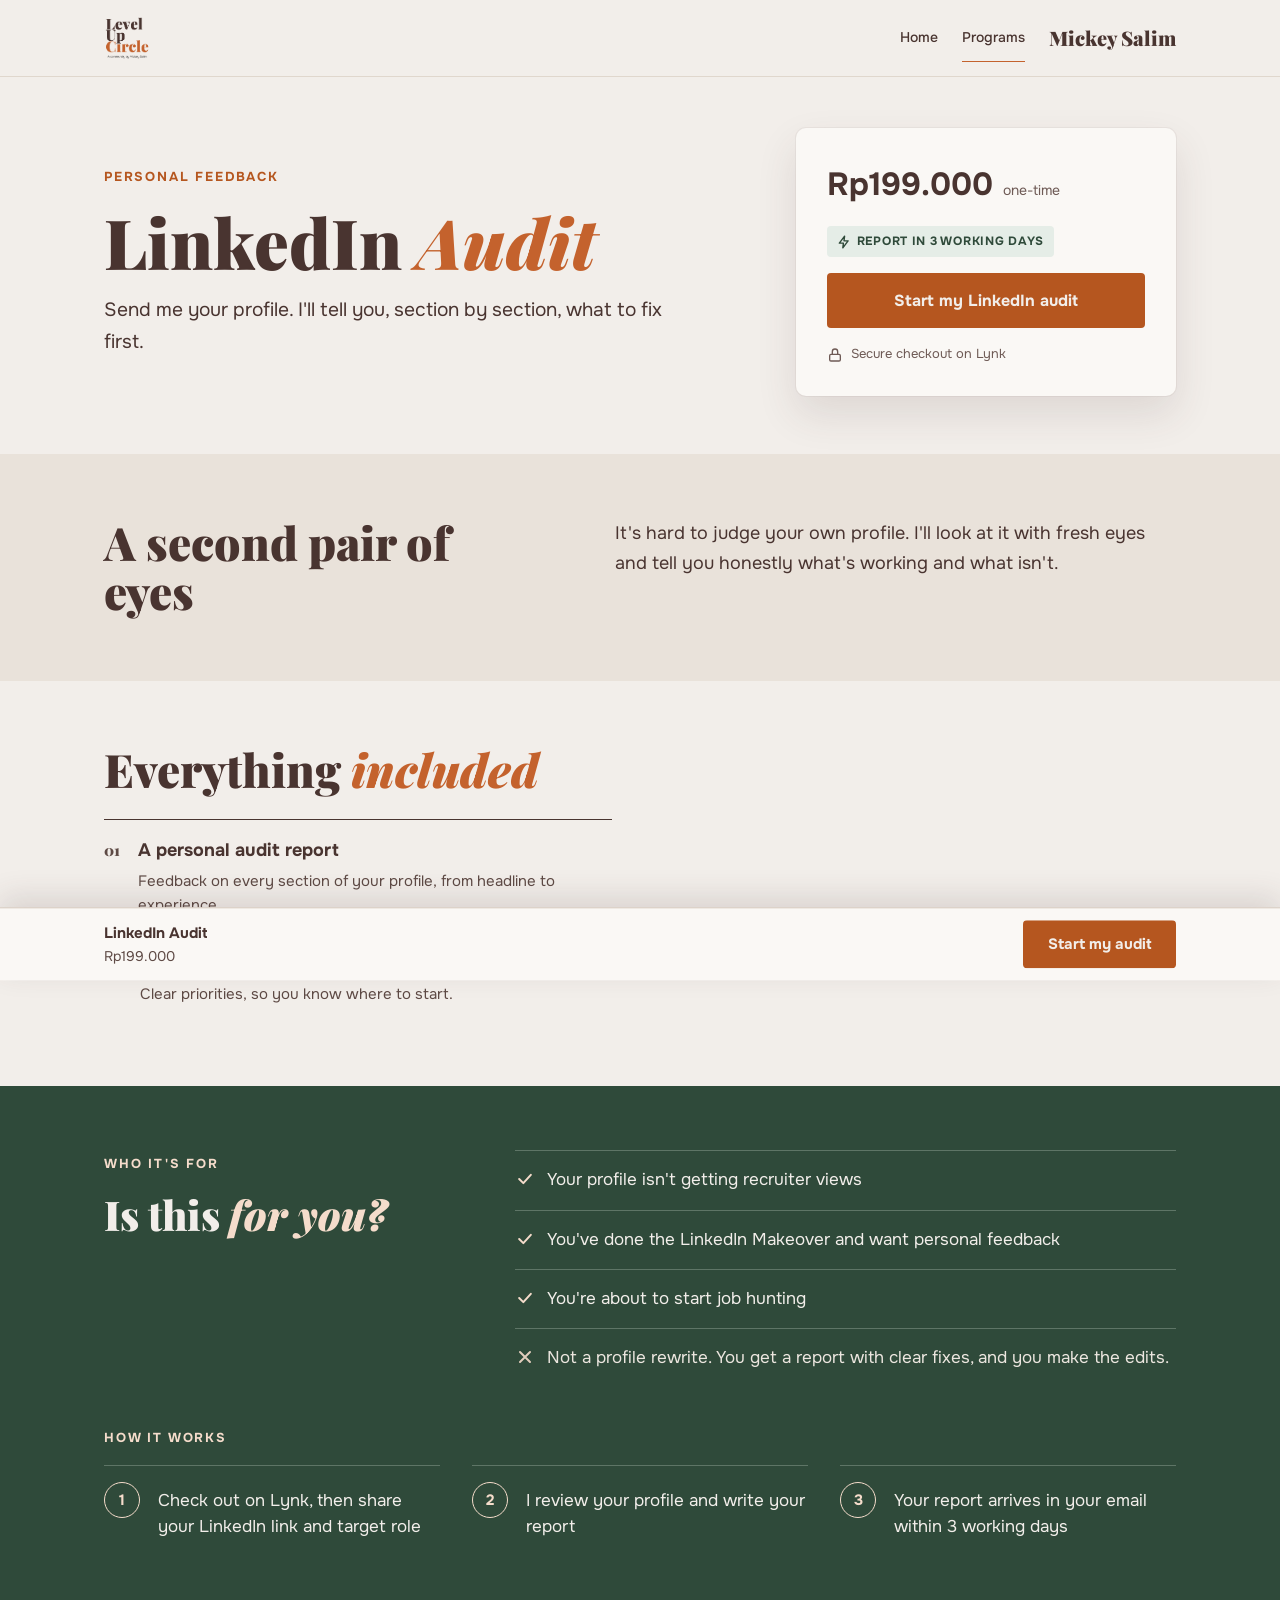
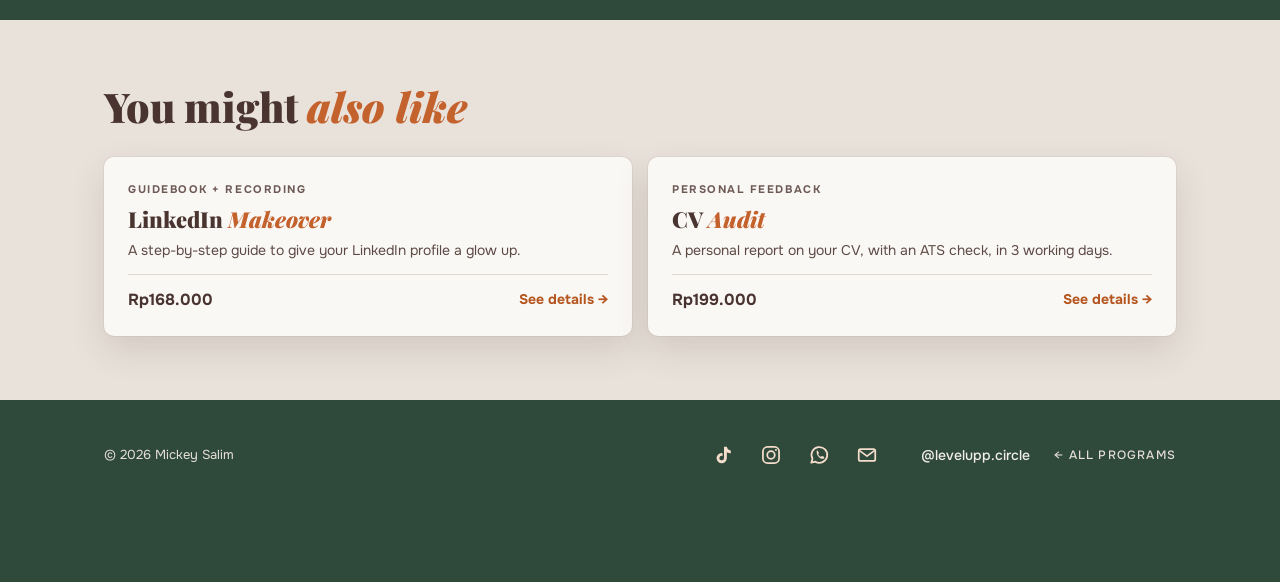
<file: programs/linkedin-audit.html>
<!DOCTYPE html>
<html lang="en" class="no-js">
<head>
<meta charset="UTF-8">
<meta name="viewport" content="width=device-width, initial-scale=1.0">
<title>LinkedIn Audit · Mickey Salim</title>
<meta name="description" content="Section-by-section feedback on your profile, and what to fix first.">
<meta name="theme-color" content="#F2EEEA">
<meta property="og:type" content="product">
<meta property="og:title" content="LinkedIn Audit · Mickey Salim">
<meta property="og:description" content="Section-by-section feedback on your profile, and what to fix first.">
<meta property="og:image" content="/assets/img/og-image.jpg">
<meta name="twitter:card" content="summary_large_image">
<link rel="icon" type="image/png" href="/assets/img/favicon.png">
<link rel="apple-touch-icon" href="/assets/img/apple-touch-icon.png">
<link rel="preconnect" href="https://fonts.googleapis.com">
<link rel="preconnect" href="https://fonts.gstatic.com" crossorigin>
<link href="https://fonts.googleapis.com/css2?family=Playfair+Display:ital,wght@0,700;0,900;1,700;1,900&family=Onest:wght@400;500;700&display=swap" rel="stylesheet">
<link rel="stylesheet" href="/assets/css/styles.css?v=a955a75b">
</head>
<body class="pdp">
<!-- Generated by tools/build_programs.py from tools/programs.json. Edit the JSON, then rebuild. -->

<nav class="nav" aria-label="Main">
  <div class="wrap">
    <a href="../index.html" class="brand" aria-label="Level Up Circle, home"><img class="brand__logo" src="/assets/img/level-up-circle-logo.png" alt="Level Up Circle" width="516" height="493"></a>
    <button class="nav__toggle" aria-expanded="false" aria-controls="site-menu" aria-label="Open menu"><span></span><span></span><span></span></button><div class="nav__links" id="site-menu"><a href="/" class="nav__link">Home</a><a href="/programs" class="nav__link is-current">Programs</a><a href="../index.html#about" class="nav__name"><span class="nav__name-full">Mickey Salim</span><span class="nav__name-short">About</span></a></div>
  </div>
</nav>

<main>
  <section class="pdp-hero">
    <div class="wrap">
      <div class="pdp-hero__text">
        <div class="buy__tags"><span class="eyebrow">Personal feedback</span></div>
        <h1>LinkedIn <span class="accent">Audit</span></h1>
        <p class="lead">Send me your profile. I&#x27;ll tell you, section by section, what to fix first.</p>

      </div>
      <div class="buycard">
        <div class="buycard__price"><strong>Rp199.000</strong><span>one-time</span></div>
        <span class="access"><svg width="14" height="14" viewBox="0 0 24 24" fill="none" stroke="currentColor" stroke-width="2.4" stroke-linecap="round" stroke-linejoin="round" aria-hidden="true"><path d="M13 2L4 14h7l-1 8 9-12h-7z"/></svg>Report in 3 working days</span>
        <a href="https://lynk.id/hey.mickmok/5o01gk25wdmk/checkout" class="btn btn--primary" data-buy-anchor>Start my LinkedIn audit</a>
        <span class="buy__note"><svg width="16" height="16" viewBox="0 0 24 24" fill="none" stroke="currentColor" stroke-width="2" stroke-linecap="round" stroke-linejoin="round" aria-hidden="true"><rect x="4" y="11" width="16" height="10" rx="2"/><path d="M8 11V7a4 4 0 0 1 8 0v4"/></svg> Secure checkout on Lynk</span>
      </div>
    </div>
  </section>

  <section class="section band why">
    <div class="wrap">
      <div class="why__head">
        <h2>A second pair of eyes</h2>
      </div>
      <div class="why__body">
        <p>It&#x27;s hard to judge your own profile. I&#x27;ll look at it with fresh eyes and tell you honestly what&#x27;s working and what isn&#x27;t.</p>

      </div>
    </div>
  </section>

  <section class="section">
    <div class="wrap">
      <div class="get__head">
        <h2>Everything <span class="accent">included</span></h2>
      </div>
      <div class="get__body">
        <div>
          <div class="get__item"><span class="get__num">01</span><div><strong>A personal audit report</strong><span>Feedback on every section of your profile, from headline to experience.</span></div></div>
          <div class="get__item"><span class="get__num">02</span><div><strong>What to fix first</strong><span>Clear priorities, so you know where to start.</span></div></div>
        </div>
      </div>
    </div>
  </section>

  <section class="section dark who">
    <div class="wrap">
      <div>
        <span class="eyebrow">Who it's for</span>
        <h2>Is this <span class="accent">for you?</span></h2>
      </div>
      <div>
          <div class="check"><svg width="20" height="20" viewBox="0 0 24 24" fill="none" stroke="#F5DCCB" stroke-width="2.4" stroke-linecap="round" stroke-linejoin="round" aria-hidden="true"><path d="M5 12l5 5 9-10"/></svg><span>Your profile isn&#x27;t getting recruiter views</span></div>
          <div class="check"><svg width="20" height="20" viewBox="0 0 24 24" fill="none" stroke="#F5DCCB" stroke-width="2.4" stroke-linecap="round" stroke-linejoin="round" aria-hidden="true"><path d="M5 12l5 5 9-10"/></svg><span>You&#x27;ve done the LinkedIn Makeover and want personal feedback</span></div>
          <div class="check"><svg width="20" height="20" viewBox="0 0 24 24" fill="none" stroke="#F5DCCB" stroke-width="2.4" stroke-linecap="round" stroke-linejoin="round" aria-hidden="true"><path d="M5 12l5 5 9-10"/></svg><span>You&#x27;re about to start job hunting</span></div>
          <div class="check check--not"><svg width="20" height="20" viewBox="0 0 24 24" fill="none" stroke="#F5DCCB" stroke-width="2.4" stroke-linecap="round" stroke-linejoin="round" aria-hidden="true"><path d="M6 6l12 12M18 6L6 18"/></svg><span>Not a profile rewrite. You get a report with clear fixes, and you make the edits.</span></div>
      </div>
      <div class="how">
        <span class="eyebrow">How it works</span>
        <div class="steps">
          <div class="step"><span class="step__n">1</span><p>Check out on Lynk, then share your LinkedIn link and target role</p></div>
          <div class="step"><span class="step__n">2</span><p>I review your profile and write your report</p></div>
          <div class="step"><span class="step__n">3</span><p>Your report arrives in your email within 3 working days</p></div>
        </div>
      </div>
    </div>
  </section>

  <section class="section band related">
    <div class="wrap">
      <h2>You might <span class="accent">also like</span></h2>
      <div class="related__grid">
        <a class="rel" href="linkedin-makeover.html">
          <span class="rel__body">
            <span class="prog__tag">Guidebook + recording</span>
            <span class="rel__name">LinkedIn <span class="accent">Makeover</span></span>
            <span class="rel__line">A step-by-step guide to give your LinkedIn profile a glow up.</span>
            <span class="rel__foot"><strong>Rp168.000</strong><span>See details →</span></span>
          </span>
        </a>
        <a class="rel" href="cv-audit.html">
          <span class="rel__body">
            <span class="prog__tag">Personal feedback</span>
            <span class="rel__name">CV <span class="accent">Audit</span></span>
            <span class="rel__line">A personal report on your CV, with an ATS check, in 3 working days.</span>
            <span class="rel__foot"><strong>Rp199.000</strong><span>See details →</span></span>
          </span>
        </a>
      </div>
    </div>
  </section>
</main>

<footer class="footer">
  <div class="wrap">
    <div class="footer__brand"><span>© 2026 Mickey Salim</span></div>
    <div class="footer__links">
      <span class="social"><a href="https://www.tiktok.com/@hey.mickmok" target="_blank" rel="noopener" aria-label="TikTok @hey.mickmok"><svg width="22" height="22" viewBox="0 0 24 24" fill="currentColor" aria-hidden="true"><path d="M16.2 3c.4 2.3 1.9 3.8 4.3 4.1v3.1c-1.6 0-3.1-.5-4.3-1.3v6.5a5.6 5.6 0 1 1-5.6-5.6c.3 0 .6 0 .9.1V13a2.5 2.5 0 1 0 1.6 2.3V3h3.1z"/></svg></a><a href="https://www.instagram.com/hey.mickmok/" target="_blank" rel="noopener" aria-label="Instagram @hey.mickmok"><svg width="22" height="22" viewBox="0 0 24 24" fill="none" stroke="currentColor" stroke-width="1.9" aria-hidden="true"><rect x="3.2" y="3.2" width="17.6" height="17.6" rx="5"/><circle cx="12" cy="12" r="4.1"/><circle cx="17.4" cy="6.6" r="1.1" fill="currentColor" stroke="none"/></svg></a><a href="https://wa.me/6287868888120" target="_blank" rel="noopener" aria-label="WhatsApp"><svg width="22" height="22" viewBox="0 0 24 24" fill="none" aria-hidden="true"><path d="M3.6 20.4l1.3-4.3A8.6 8.6 0 1 1 8 19.3l-4.4 1.1z" stroke="currentColor" stroke-width="1.9" stroke-linejoin="round"/><path fill="currentColor" d="M9.1 7.9c.2-.4.5-.5.8-.5h.6c.2 0 .4.1.5.4l.8 1.8c.1.3 0 .5-.1.7l-.5.6c-.1.2-.2.3 0 .6.6 1 1.4 1.8 2.4 2.4.3.2.4.1.6 0l.6-.6c.2-.2.4-.2.7-.1l1.8.8c.3.1.4.3.4.5v.6c0 .3-.1.6-.5.8-.6.3-1.7.5-3.3-.2-1.6-.7-3.2-2.3-3.9-3.9-.7-1.6-.5-2.7-.2-3.3z"/></svg></a><a href="mailto:hey.mickmok@gmail.com" aria-label="Email hey.mickmok@gmail.com"><svg width="22" height="22" viewBox="0 0 24 24" fill="none" stroke="currentColor" stroke-width="1.9" stroke-linejoin="round" aria-hidden="true"><rect x="3" y="5.5" width="18" height="13" rx="2"/><path d="M3.5 7l8.5 6.2L20.5 7"/></svg></a></span>
      <a href="https://instagram.com/levelupp.circle" target="_blank" rel="noopener">@levelupp.circle</a>
      <a class="top" href="../index.html#programs">← All programs</a>
    </div>
  </div>
</footer>

<div class="buybar" data-buybar inert>
  <div class="wrap">
    <div class="buybar__info"><strong>LinkedIn Audit</strong><span>Rp199.000</span></div>
    <a href="https://lynk.id/hey.mickmok/5o01gk25wdmk/checkout" class="btn btn--primary">Start my audit</a>
  </div>
</div>

<script src="/assets/js/main.js?v=a955a75b" defer></script>
</body>
</html>
</file>
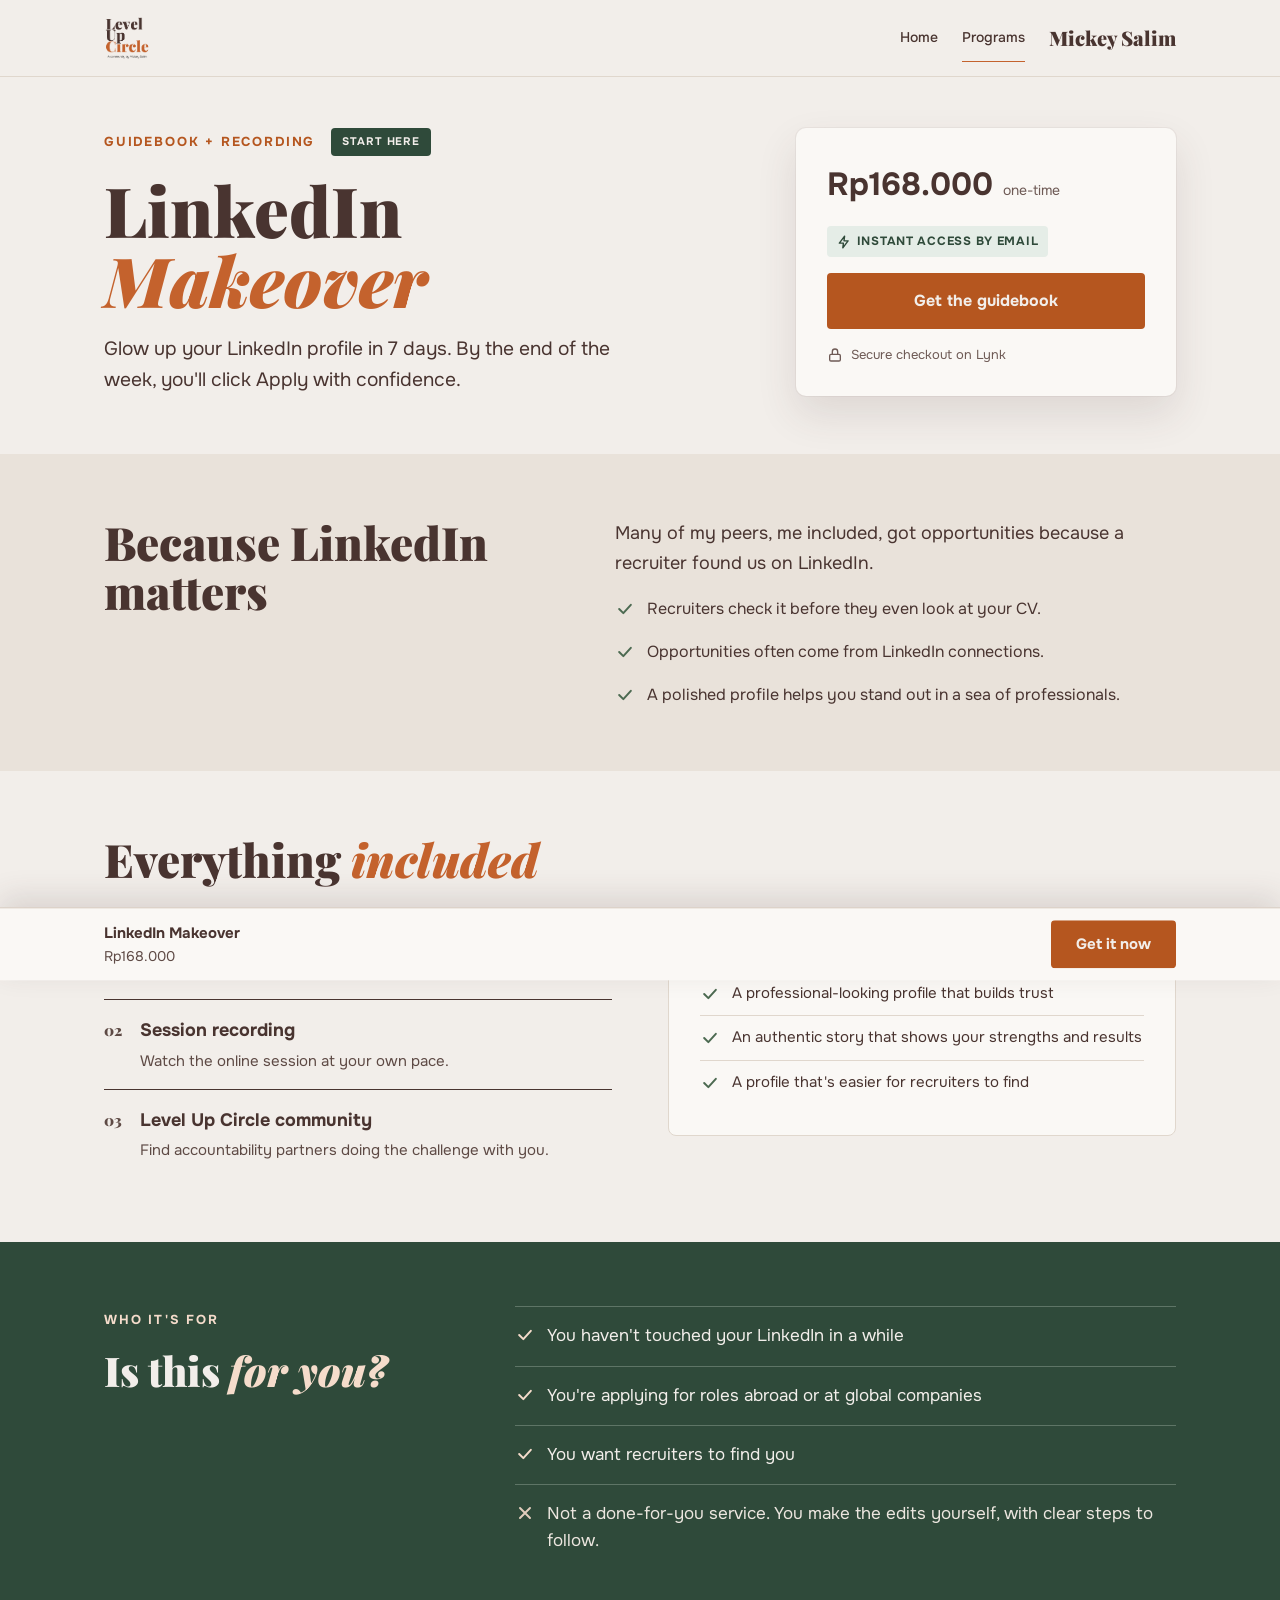
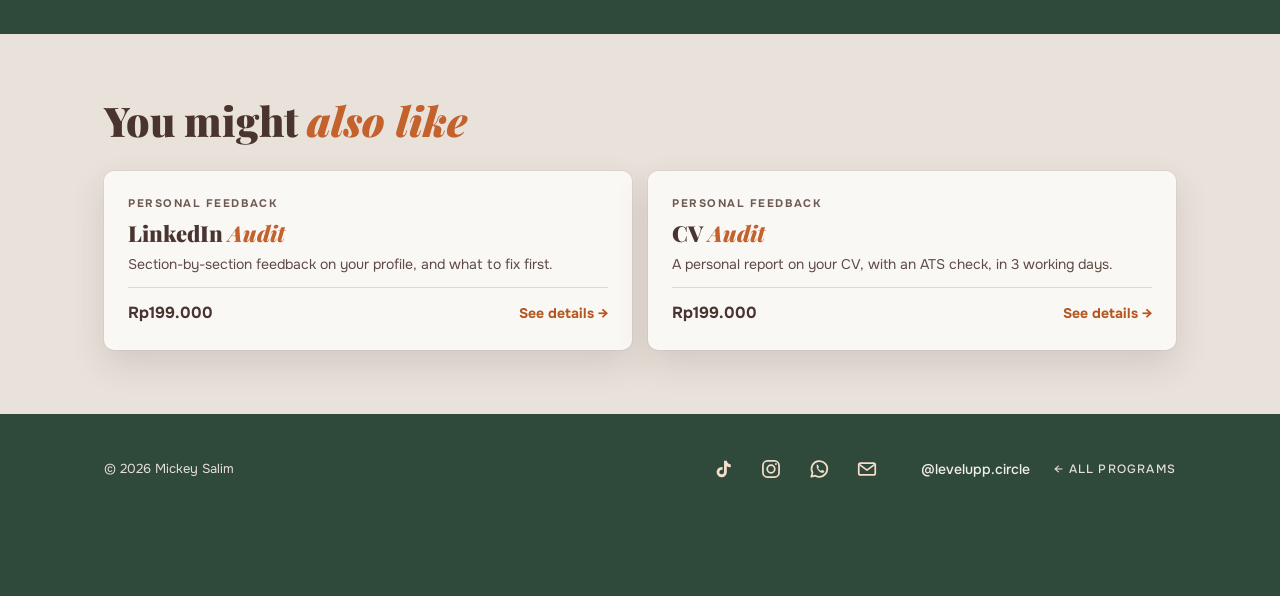
<file: programs/linkedin-makeover.html>
<!DOCTYPE html>
<html lang="en" class="no-js">
<head>
<meta charset="UTF-8">
<meta name="viewport" content="width=device-width, initial-scale=1.0">
<title>LinkedIn Makeover · Mickey Salim</title>
<meta name="description" content="A step-by-step guide to give your LinkedIn profile a glow up.">
<meta name="theme-color" content="#F2EEEA">
<meta property="og:type" content="product">
<meta property="og:title" content="LinkedIn Makeover · Mickey Salim">
<meta property="og:description" content="A step-by-step guide to give your LinkedIn profile a glow up.">
<meta property="og:image" content="/assets/img/og-image.jpg">
<meta name="twitter:card" content="summary_large_image">
<link rel="icon" type="image/png" href="/assets/img/favicon.png">
<link rel="apple-touch-icon" href="/assets/img/apple-touch-icon.png">
<link rel="preconnect" href="https://fonts.googleapis.com">
<link rel="preconnect" href="https://fonts.gstatic.com" crossorigin>
<link href="https://fonts.googleapis.com/css2?family=Playfair+Display:ital,wght@0,700;0,900;1,700;1,900&family=Onest:wght@400;500;700&display=swap" rel="stylesheet">
<link rel="stylesheet" href="/assets/css/styles.css?v=a955a75b">
</head>
<body class="pdp">
<!-- Generated by tools/build_programs.py from tools/programs.json. Edit the JSON, then rebuild. -->

<nav class="nav" aria-label="Main">
  <div class="wrap">
    <a href="../index.html" class="brand" aria-label="Level Up Circle, home"><img class="brand__logo" src="/assets/img/level-up-circle-logo.png" alt="Level Up Circle" width="516" height="493"></a>
    <button class="nav__toggle" aria-expanded="false" aria-controls="site-menu" aria-label="Open menu"><span></span><span></span><span></span></button><div class="nav__links" id="site-menu"><a href="/" class="nav__link">Home</a><a href="/programs" class="nav__link is-current">Programs</a><a href="../index.html#about" class="nav__name"><span class="nav__name-full">Mickey Salim</span><span class="nav__name-short">About</span></a></div>
  </div>
</nav>

<main>
  <section class="pdp-hero">
    <div class="wrap">
      <div class="pdp-hero__text">
        <div class="buy__tags"><span class="eyebrow">Guidebook + recording</span><span class="badge">Start here</span></div>
        <h1>LinkedIn <span class="accent">Makeover</span></h1>
        <p class="lead">Glow up your LinkedIn profile in 7 days. By the end of the week, you&#x27;ll click Apply with confidence.</p>

      </div>
      <div class="buycard">
        <div class="buycard__price"><strong>Rp168.000</strong><span>one-time</span></div>
        <span class="access"><svg width="14" height="14" viewBox="0 0 24 24" fill="none" stroke="currentColor" stroke-width="2.4" stroke-linecap="round" stroke-linejoin="round" aria-hidden="true"><path d="M13 2L4 14h7l-1 8 9-12h-7z"/></svg>Instant access by email</span>
        <a href="https://lynk.id/hey.mickmok/0y32459yg1g3/checkout" class="btn btn--primary" data-buy-anchor>Get the guidebook</a>
        <span class="buy__note"><svg width="16" height="16" viewBox="0 0 24 24" fill="none" stroke="currentColor" stroke-width="2" stroke-linecap="round" stroke-linejoin="round" aria-hidden="true"><rect x="4" y="11" width="16" height="10" rx="2"/><path d="M8 11V7a4 4 0 0 1 8 0v4"/></svg> Secure checkout on Lynk</span>
      </div>
    </div>
  </section>

  <section class="section band why">
    <div class="wrap">
      <div class="why__head">
        <h2>Because LinkedIn matters</h2>
      </div>
      <div class="why__body">
        <p>Many of my peers, me included, got opportunities because a recruiter found us on LinkedIn.</p>
        <div class="check"><svg width="20" height="20" viewBox="0 0 24 24" fill="none" stroke="#4C6A51" stroke-width="2.4" stroke-linecap="round" stroke-linejoin="round" aria-hidden="true"><path d="M5 12l5 5 9-10"/></svg><span>Recruiters check it before they even look at your CV.</span></div>
        <div class="check"><svg width="20" height="20" viewBox="0 0 24 24" fill="none" stroke="#4C6A51" stroke-width="2.4" stroke-linecap="round" stroke-linejoin="round" aria-hidden="true"><path d="M5 12l5 5 9-10"/></svg><span>Opportunities often come from LinkedIn connections.</span></div>
        <div class="check"><svg width="20" height="20" viewBox="0 0 24 24" fill="none" stroke="#4C6A51" stroke-width="2.4" stroke-linecap="round" stroke-linejoin="round" aria-hidden="true"><path d="M5 12l5 5 9-10"/></svg><span>A polished profile helps you stand out in a sea of professionals.</span></div>
      </div>
    </div>
  </section>

  <section class="section">
    <div class="wrap">
      <div class="get__head">
        <h2>Everything <span class="accent">included</span></h2>
      </div>
      <div class="get__body">
        <div>
          <div class="get__item"><span class="get__num">01</span><div><strong>Guidebook</strong><span>Clear daily steps to follow, 15–20 minutes a day.</span></div></div>
          <div class="get__item"><span class="get__num">02</span><div><strong>Session recording</strong><span>Watch the online session at your own pace.</span></div></div>
          <div class="get__item"><span class="get__num">03</span><div><strong>Level Up Circle community</strong><span>Find accountability partners doing the challenge with you.</span></div></div>
        </div>
        <div class="topics">
          <h3>By day 7, you&#x27;ll have</h3>
          <div class="check"><svg width="20" height="20" viewBox="0 0 24 24" fill="none" stroke="#4C6A51" stroke-width="2.4" stroke-linecap="round" stroke-linejoin="round" aria-hidden="true"><path d="M5 12l5 5 9-10"/></svg><span>A professional-looking profile that builds trust</span></div>
          <div class="check"><svg width="20" height="20" viewBox="0 0 24 24" fill="none" stroke="#4C6A51" stroke-width="2.4" stroke-linecap="round" stroke-linejoin="round" aria-hidden="true"><path d="M5 12l5 5 9-10"/></svg><span>An authentic story that shows your strengths and results</span></div>
          <div class="check"><svg width="20" height="20" viewBox="0 0 24 24" fill="none" stroke="#4C6A51" stroke-width="2.4" stroke-linecap="round" stroke-linejoin="round" aria-hidden="true"><path d="M5 12l5 5 9-10"/></svg><span>A profile that&#x27;s easier for recruiters to find</span></div>
        </div>
      </div>
    </div>
  </section>

  <section class="section dark who">
    <div class="wrap">
      <div>
        <span class="eyebrow">Who it's for</span>
        <h2>Is this <span class="accent">for you?</span></h2>
      </div>
      <div>
          <div class="check"><svg width="20" height="20" viewBox="0 0 24 24" fill="none" stroke="#F5DCCB" stroke-width="2.4" stroke-linecap="round" stroke-linejoin="round" aria-hidden="true"><path d="M5 12l5 5 9-10"/></svg><span>You haven&#x27;t touched your LinkedIn in a while</span></div>
          <div class="check"><svg width="20" height="20" viewBox="0 0 24 24" fill="none" stroke="#F5DCCB" stroke-width="2.4" stroke-linecap="round" stroke-linejoin="round" aria-hidden="true"><path d="M5 12l5 5 9-10"/></svg><span>You&#x27;re applying for roles abroad or at global companies</span></div>
          <div class="check"><svg width="20" height="20" viewBox="0 0 24 24" fill="none" stroke="#F5DCCB" stroke-width="2.4" stroke-linecap="round" stroke-linejoin="round" aria-hidden="true"><path d="M5 12l5 5 9-10"/></svg><span>You want recruiters to find you</span></div>
          <div class="check check--not"><svg width="20" height="20" viewBox="0 0 24 24" fill="none" stroke="#F5DCCB" stroke-width="2.4" stroke-linecap="round" stroke-linejoin="round" aria-hidden="true"><path d="M6 6l12 12M18 6L6 18"/></svg><span>Not a done-for-you service. You make the edits yourself, with clear steps to follow.</span></div>
      </div>
    </div>
  </section>

  <section class="section band related">
    <div class="wrap">
      <h2>You might <span class="accent">also like</span></h2>
      <div class="related__grid">
        <a class="rel" href="linkedin-audit.html">
          <span class="rel__body">
            <span class="prog__tag">Personal feedback</span>
            <span class="rel__name">LinkedIn <span class="accent">Audit</span></span>
            <span class="rel__line">Section-by-section feedback on your profile, and what to fix first.</span>
            <span class="rel__foot"><strong>Rp199.000</strong><span>See details →</span></span>
          </span>
        </a>
        <a class="rel" href="cv-audit.html">
          <span class="rel__body">
            <span class="prog__tag">Personal feedback</span>
            <span class="rel__name">CV <span class="accent">Audit</span></span>
            <span class="rel__line">A personal report on your CV, with an ATS check, in 3 working days.</span>
            <span class="rel__foot"><strong>Rp199.000</strong><span>See details →</span></span>
          </span>
        </a>
      </div>
    </div>
  </section>
</main>

<footer class="footer">
  <div class="wrap">
    <div class="footer__brand"><span>© 2026 Mickey Salim</span></div>
    <div class="footer__links">
      <span class="social"><a href="https://www.tiktok.com/@hey.mickmok" target="_blank" rel="noopener" aria-label="TikTok @hey.mickmok"><svg width="22" height="22" viewBox="0 0 24 24" fill="currentColor" aria-hidden="true"><path d="M16.2 3c.4 2.3 1.9 3.8 4.3 4.1v3.1c-1.6 0-3.1-.5-4.3-1.3v6.5a5.6 5.6 0 1 1-5.6-5.6c.3 0 .6 0 .9.1V13a2.5 2.5 0 1 0 1.6 2.3V3h3.1z"/></svg></a><a href="https://www.instagram.com/hey.mickmok/" target="_blank" rel="noopener" aria-label="Instagram @hey.mickmok"><svg width="22" height="22" viewBox="0 0 24 24" fill="none" stroke="currentColor" stroke-width="1.9" aria-hidden="true"><rect x="3.2" y="3.2" width="17.6" height="17.6" rx="5"/><circle cx="12" cy="12" r="4.1"/><circle cx="17.4" cy="6.6" r="1.1" fill="currentColor" stroke="none"/></svg></a><a href="https://wa.me/6287868888120" target="_blank" rel="noopener" aria-label="WhatsApp"><svg width="22" height="22" viewBox="0 0 24 24" fill="none" aria-hidden="true"><path d="M3.6 20.4l1.3-4.3A8.6 8.6 0 1 1 8 19.3l-4.4 1.1z" stroke="currentColor" stroke-width="1.9" stroke-linejoin="round"/><path fill="currentColor" d="M9.1 7.9c.2-.4.5-.5.8-.5h.6c.2 0 .4.1.5.4l.8 1.8c.1.3 0 .5-.1.7l-.5.6c-.1.2-.2.3 0 .6.6 1 1.4 1.8 2.4 2.4.3.2.4.1.6 0l.6-.6c.2-.2.4-.2.7-.1l1.8.8c.3.1.4.3.4.5v.6c0 .3-.1.6-.5.8-.6.3-1.7.5-3.3-.2-1.6-.7-3.2-2.3-3.9-3.9-.7-1.6-.5-2.7-.2-3.3z"/></svg></a><a href="mailto:hey.mickmok@gmail.com" aria-label="Email hey.mickmok@gmail.com"><svg width="22" height="22" viewBox="0 0 24 24" fill="none" stroke="currentColor" stroke-width="1.9" stroke-linejoin="round" aria-hidden="true"><rect x="3" y="5.5" width="18" height="13" rx="2"/><path d="M3.5 7l8.5 6.2L20.5 7"/></svg></a></span>
      <a href="https://instagram.com/levelupp.circle" target="_blank" rel="noopener">@levelupp.circle</a>
      <a class="top" href="../index.html#programs">← All programs</a>
    </div>
  </div>
</footer>

<div class="buybar" data-buybar inert>
  <div class="wrap">
    <div class="buybar__info"><strong>LinkedIn Makeover</strong><span>Rp168.000</span></div>
    <a href="https://lynk.id/hey.mickmok/0y32459yg1g3/checkout" class="btn btn--primary">Get it now</a>
  </div>
</div>

<script src="/assets/js/main.js?v=a955a75b" defer></script>
</body>
</html>
</file>
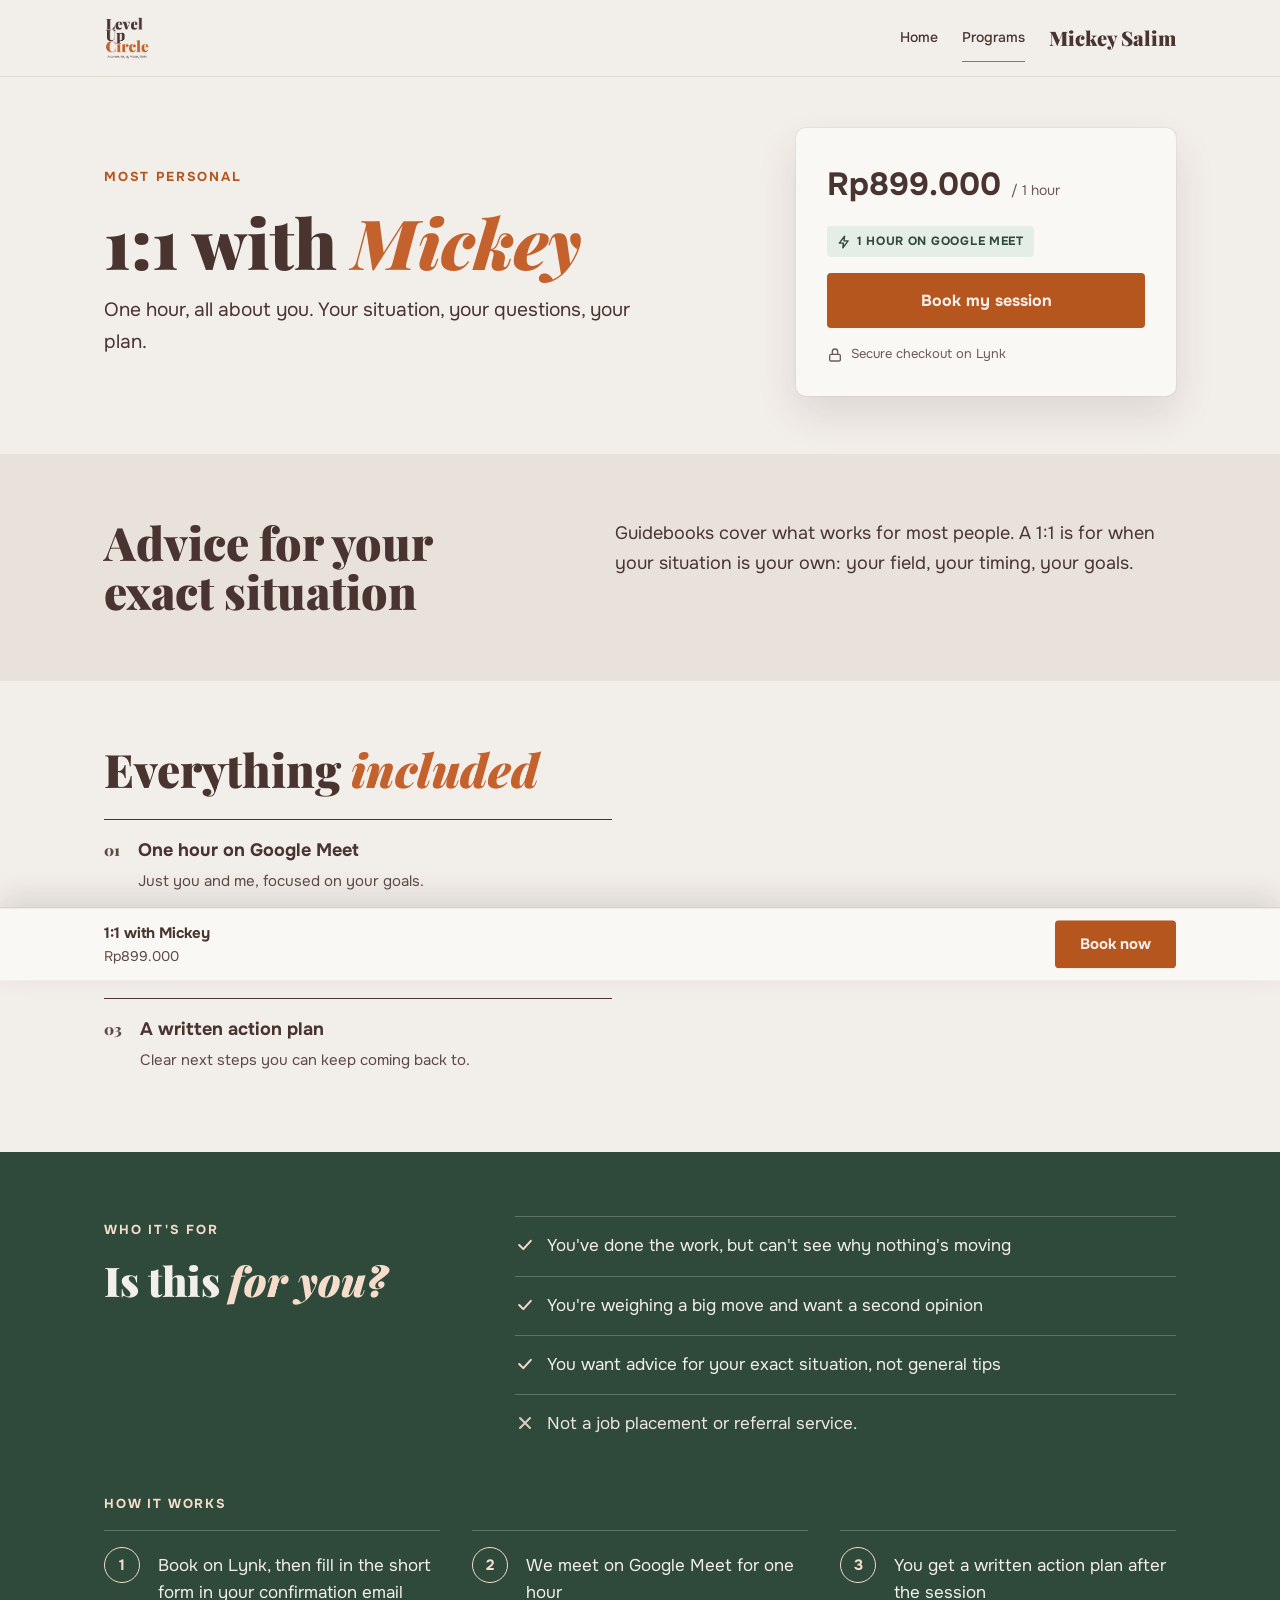
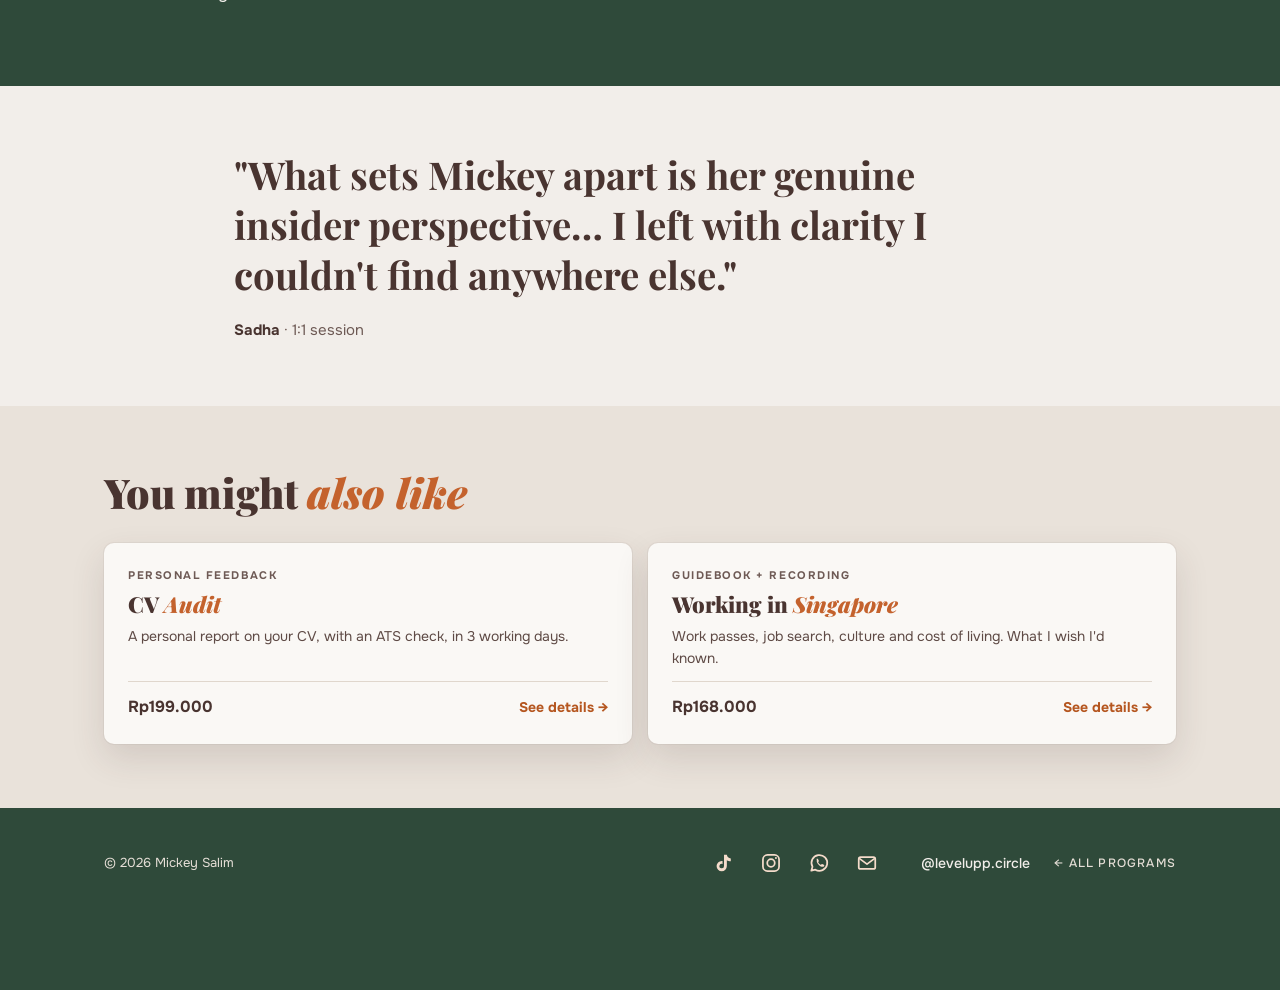
<file: programs/one-on-one.html>
<!DOCTYPE html>
<html lang="en" class="no-js">
<head>
<meta charset="UTF-8">
<meta name="viewport" content="width=device-width, initial-scale=1.0">
<title>1:1 with Mickey · Mickey Salim</title>
<meta name="description" content="One hour on Google Meet, all about you, with a written action plan.">
<meta name="theme-color" content="#F2EEEA">
<meta property="og:type" content="product">
<meta property="og:title" content="1:1 with Mickey · Mickey Salim">
<meta property="og:description" content="One hour on Google Meet, all about you, with a written action plan.">
<meta property="og:image" content="/assets/img/og-image.jpg">
<meta name="twitter:card" content="summary_large_image">
<link rel="icon" type="image/png" href="/assets/img/favicon.png">
<link rel="apple-touch-icon" href="/assets/img/apple-touch-icon.png">
<link rel="preconnect" href="https://fonts.googleapis.com">
<link rel="preconnect" href="https://fonts.gstatic.com" crossorigin>
<link href="https://fonts.googleapis.com/css2?family=Playfair+Display:ital,wght@0,700;0,900;1,700;1,900&family=Onest:wght@400;500;700&display=swap" rel="stylesheet">
<link rel="stylesheet" href="/assets/css/styles.css?v=a955a75b">
</head>
<body class="pdp">
<!-- Generated by tools/build_programs.py from tools/programs.json. Edit the JSON, then rebuild. -->

<nav class="nav" aria-label="Main">
  <div class="wrap">
    <a href="../index.html" class="brand" aria-label="Level Up Circle, home"><img class="brand__logo" src="/assets/img/level-up-circle-logo.png" alt="Level Up Circle" width="516" height="493"></a>
    <button class="nav__toggle" aria-expanded="false" aria-controls="site-menu" aria-label="Open menu"><span></span><span></span><span></span></button><div class="nav__links" id="site-menu"><a href="/" class="nav__link">Home</a><a href="/programs" class="nav__link is-current">Programs</a><a href="../index.html#about" class="nav__name"><span class="nav__name-full">Mickey Salim</span><span class="nav__name-short">About</span></a></div>
  </div>
</nav>

<main>
  <section class="pdp-hero">
    <div class="wrap">
      <div class="pdp-hero__text">
        <div class="buy__tags"><span class="eyebrow">Most personal</span></div>
        <h1>1:1 with <span class="accent">Mickey</span></h1>
        <p class="lead">One hour, all about you. Your situation, your questions, your plan.</p>

      </div>
      <div class="buycard">
        <div class="buycard__price"><strong>Rp899.000</strong><span>/ 1 hour</span></div>
        <span class="access"><svg width="14" height="14" viewBox="0 0 24 24" fill="none" stroke="currentColor" stroke-width="2.4" stroke-linecap="round" stroke-linejoin="round" aria-hidden="true"><path d="M13 2L4 14h7l-1 8 9-12h-7z"/></svg>1 hour on Google Meet</span>
        <a href="https://lynk.id/hey.mickmok/xzrkdo0mqzpr" class="btn btn--primary" data-buy-anchor>Book my session</a>
        <span class="buy__note"><svg width="16" height="16" viewBox="0 0 24 24" fill="none" stroke="currentColor" stroke-width="2" stroke-linecap="round" stroke-linejoin="round" aria-hidden="true"><rect x="4" y="11" width="16" height="10" rx="2"/><path d="M8 11V7a4 4 0 0 1 8 0v4"/></svg> Secure checkout on Lynk</span>
      </div>
    </div>
  </section>

  <section class="section band why">
    <div class="wrap">
      <div class="why__head">
        <h2>Advice for your exact situation</h2>
      </div>
      <div class="why__body">
        <p>Guidebooks cover what works for most people. A 1:1 is for when your situation is your own: your field, your timing, your goals.</p>

      </div>
    </div>
  </section>

  <section class="section">
    <div class="wrap">
      <div class="get__head">
        <h2>Everything <span class="accent">included</span></h2>
      </div>
      <div class="get__body">
        <div>
          <div class="get__item"><span class="get__num">01</span><div><strong>One hour on Google Meet</strong><span>Just you and me, focused on your goals.</span></div></div>
          <div class="get__item"><span class="get__num">02</span><div><strong>Honest, insider advice</strong><span>From someone who has worked inside global companies.</span></div></div>
          <div class="get__item"><span class="get__num">03</span><div><strong>A written action plan</strong><span>Clear next steps you can keep coming back to.</span></div></div>
        </div>
      </div>
    </div>
  </section>

  <section class="section dark who">
    <div class="wrap">
      <div>
        <span class="eyebrow">Who it's for</span>
        <h2>Is this <span class="accent">for you?</span></h2>
      </div>
      <div>
          <div class="check"><svg width="20" height="20" viewBox="0 0 24 24" fill="none" stroke="#F5DCCB" stroke-width="2.4" stroke-linecap="round" stroke-linejoin="round" aria-hidden="true"><path d="M5 12l5 5 9-10"/></svg><span>You&#x27;ve done the work, but can&#x27;t see why nothing&#x27;s moving</span></div>
          <div class="check"><svg width="20" height="20" viewBox="0 0 24 24" fill="none" stroke="#F5DCCB" stroke-width="2.4" stroke-linecap="round" stroke-linejoin="round" aria-hidden="true"><path d="M5 12l5 5 9-10"/></svg><span>You&#x27;re weighing a big move and want a second opinion</span></div>
          <div class="check"><svg width="20" height="20" viewBox="0 0 24 24" fill="none" stroke="#F5DCCB" stroke-width="2.4" stroke-linecap="round" stroke-linejoin="round" aria-hidden="true"><path d="M5 12l5 5 9-10"/></svg><span>You want advice for your exact situation, not general tips</span></div>
          <div class="check check--not"><svg width="20" height="20" viewBox="0 0 24 24" fill="none" stroke="#F5DCCB" stroke-width="2.4" stroke-linecap="round" stroke-linejoin="round" aria-hidden="true"><path d="M6 6l12 12M18 6L6 18"/></svg><span>Not a job placement or referral service.</span></div>
      </div>
      <div class="how">
        <span class="eyebrow">How it works</span>
        <div class="steps">
          <div class="step"><span class="step__n">1</span><p>Book on Lynk, then fill in the short form in your confirmation email</p></div>
          <div class="step"><span class="step__n">2</span><p>We meet on Google Meet for one hour</p></div>
          <div class="step"><span class="step__n">3</span><p>You get a written action plan after the session</p></div>
        </div>
      </div>
    </div>
  </section>

  <section class="section">
    <figure class="pdp-quote reveal">
      <blockquote>"What sets Mickey apart is her genuine insider perspective… I left with clarity I couldn&#x27;t find anywhere else."</blockquote>
      <figcaption><strong>Sadha</strong> <span class="muted">· 1:1 session</span></figcaption>
    </figure>
  </section>

  <section class="section band related">
    <div class="wrap">
      <h2>You might <span class="accent">also like</span></h2>
      <div class="related__grid">
        <a class="rel" href="cv-audit.html">
          <span class="rel__body">
            <span class="prog__tag">Personal feedback</span>
            <span class="rel__name">CV <span class="accent">Audit</span></span>
            <span class="rel__line">A personal report on your CV, with an ATS check, in 3 working days.</span>
            <span class="rel__foot"><strong>Rp199.000</strong><span>See details →</span></span>
          </span>
        </a>
        <a class="rel" href="working-in-singapore.html">
          <span class="rel__body">
            <span class="prog__tag">Guidebook + recording</span>
            <span class="rel__name">Working in <span class="accent">Singapore</span></span>
            <span class="rel__line">Work passes, job search, culture and cost of living. What I wish I&#x27;d known.</span>
            <span class="rel__foot"><strong>Rp168.000</strong><span>See details →</span></span>
          </span>
        </a>
      </div>
    </div>
  </section>
</main>

<footer class="footer">
  <div class="wrap">
    <div class="footer__brand"><span>© 2026 Mickey Salim</span></div>
    <div class="footer__links">
      <span class="social"><a href="https://www.tiktok.com/@hey.mickmok" target="_blank" rel="noopener" aria-label="TikTok @hey.mickmok"><svg width="22" height="22" viewBox="0 0 24 24" fill="currentColor" aria-hidden="true"><path d="M16.2 3c.4 2.3 1.9 3.8 4.3 4.1v3.1c-1.6 0-3.1-.5-4.3-1.3v6.5a5.6 5.6 0 1 1-5.6-5.6c.3 0 .6 0 .9.1V13a2.5 2.5 0 1 0 1.6 2.3V3h3.1z"/></svg></a><a href="https://www.instagram.com/hey.mickmok/" target="_blank" rel="noopener" aria-label="Instagram @hey.mickmok"><svg width="22" height="22" viewBox="0 0 24 24" fill="none" stroke="currentColor" stroke-width="1.9" aria-hidden="true"><rect x="3.2" y="3.2" width="17.6" height="17.6" rx="5"/><circle cx="12" cy="12" r="4.1"/><circle cx="17.4" cy="6.6" r="1.1" fill="currentColor" stroke="none"/></svg></a><a href="https://wa.me/6287868888120" target="_blank" rel="noopener" aria-label="WhatsApp"><svg width="22" height="22" viewBox="0 0 24 24" fill="none" aria-hidden="true"><path d="M3.6 20.4l1.3-4.3A8.6 8.6 0 1 1 8 19.3l-4.4 1.1z" stroke="currentColor" stroke-width="1.9" stroke-linejoin="round"/><path fill="currentColor" d="M9.1 7.9c.2-.4.5-.5.8-.5h.6c.2 0 .4.1.5.4l.8 1.8c.1.3 0 .5-.1.7l-.5.6c-.1.2-.2.3 0 .6.6 1 1.4 1.8 2.4 2.4.3.2.4.1.6 0l.6-.6c.2-.2.4-.2.7-.1l1.8.8c.3.1.4.3.4.5v.6c0 .3-.1.6-.5.8-.6.3-1.7.5-3.3-.2-1.6-.7-3.2-2.3-3.9-3.9-.7-1.6-.5-2.7-.2-3.3z"/></svg></a><a href="mailto:hey.mickmok@gmail.com" aria-label="Email hey.mickmok@gmail.com"><svg width="22" height="22" viewBox="0 0 24 24" fill="none" stroke="currentColor" stroke-width="1.9" stroke-linejoin="round" aria-hidden="true"><rect x="3" y="5.5" width="18" height="13" rx="2"/><path d="M3.5 7l8.5 6.2L20.5 7"/></svg></a></span>
      <a href="https://instagram.com/levelupp.circle" target="_blank" rel="noopener">@levelupp.circle</a>
      <a class="top" href="../index.html#programs">← All programs</a>
    </div>
  </div>
</footer>

<div class="buybar" data-buybar inert>
  <div class="wrap">
    <div class="buybar__info"><strong>1:1 with Mickey</strong><span>Rp899.000</span></div>
    <a href="https://lynk.id/hey.mickmok/xzrkdo0mqzpr" class="btn btn--primary">Book now</a>
  </div>
</div>

<script src="/assets/js/main.js?v=a955a75b" defer></script>
</body>
</html>
</file>
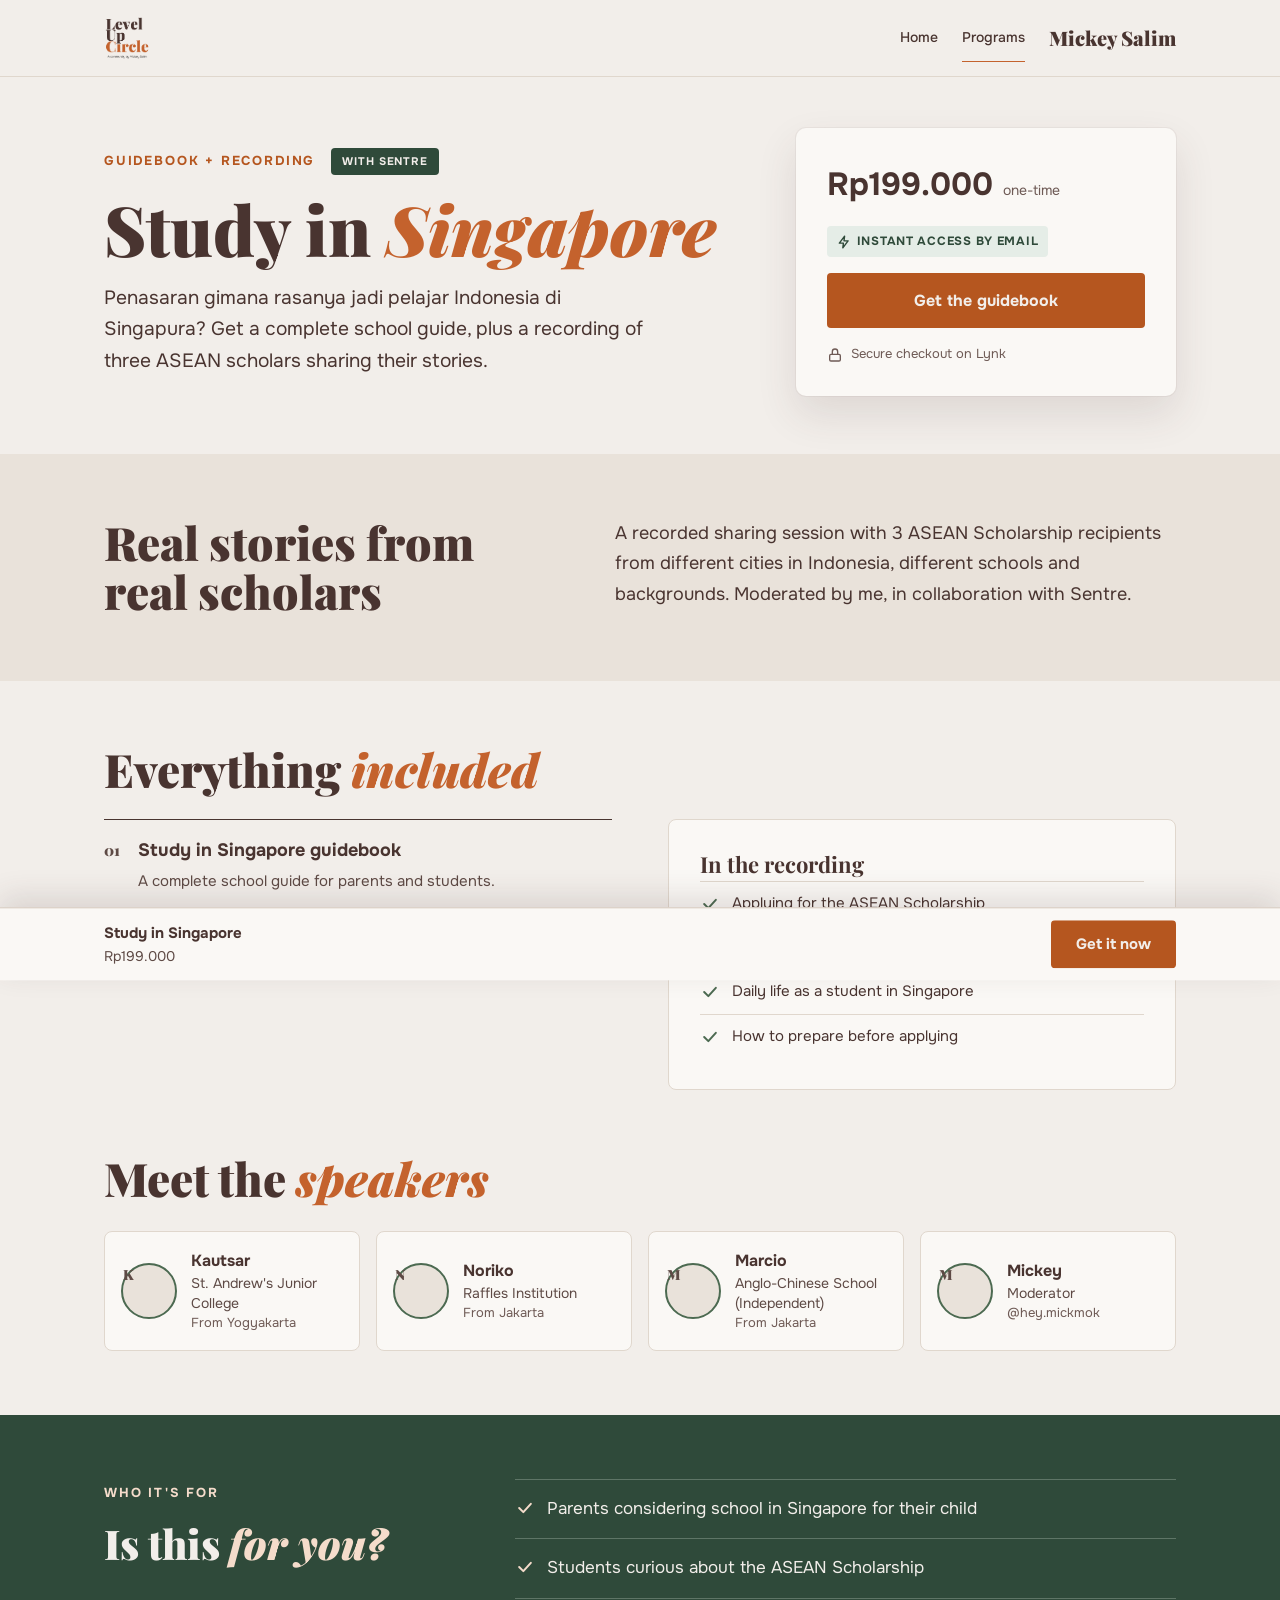
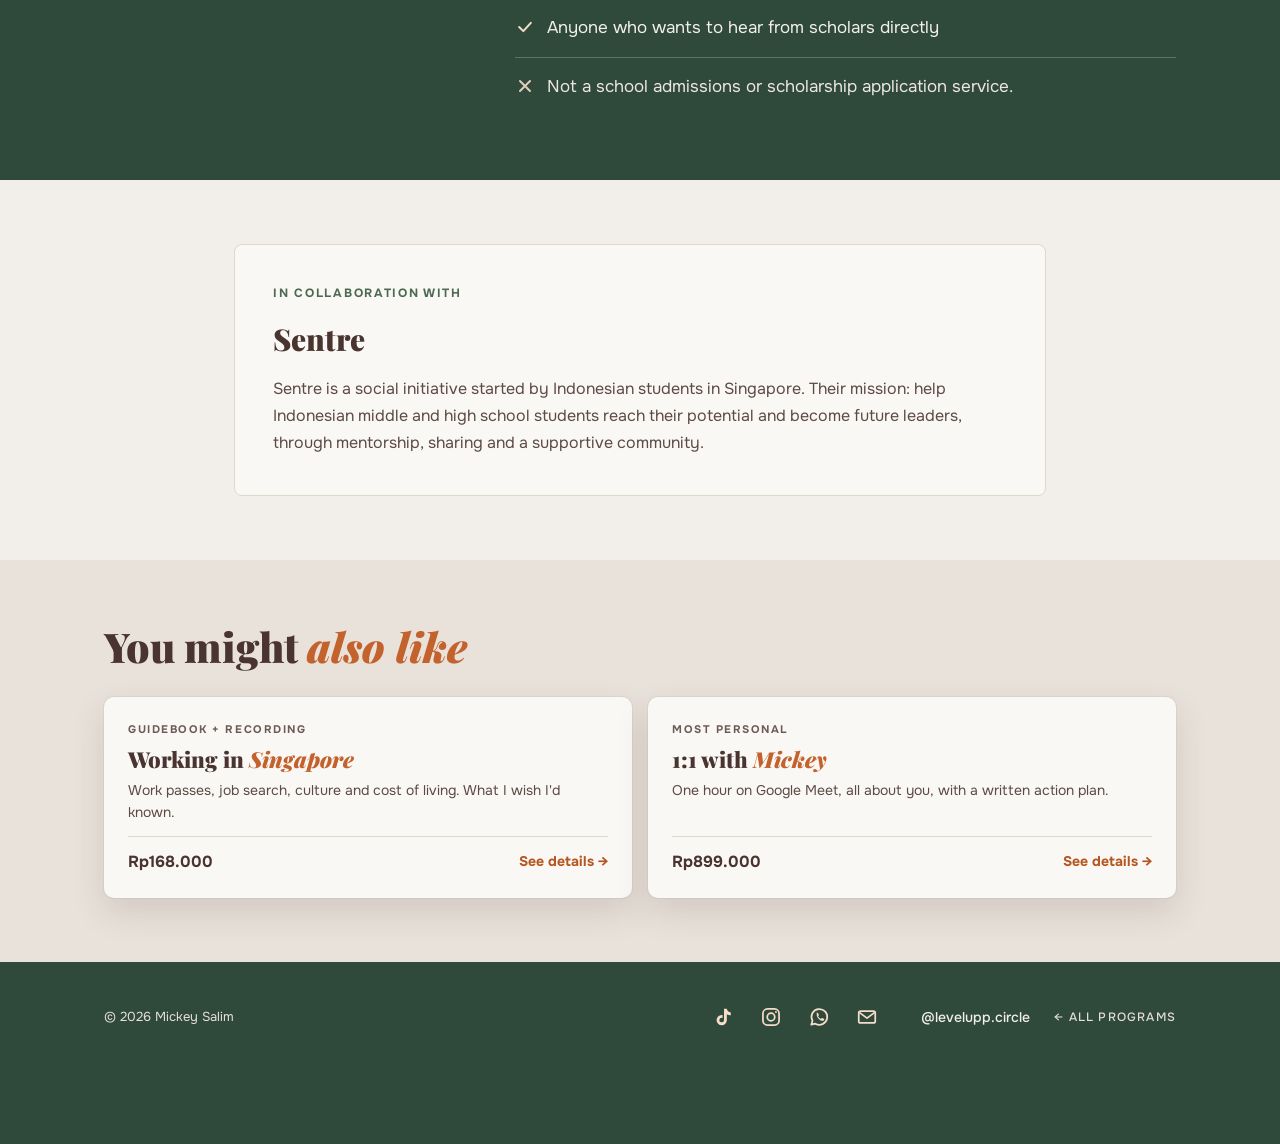
<file: programs/study-in-singapore.html>
<!DOCTYPE html>
<html lang="en" class="no-js">
<head>
<meta charset="UTF-8">
<meta name="viewport" content="width=device-width, initial-scale=1.0">
<title>Study in Singapore · Mickey Salim</title>
<meta name="description" content="A school guide for parents and students, plus a recording of 3 ASEAN scholars.">
<meta name="theme-color" content="#F2EEEA">
<meta property="og:type" content="product">
<meta property="og:title" content="Study in Singapore · Mickey Salim">
<meta property="og:description" content="A school guide for parents and students, plus a recording of 3 ASEAN scholars.">
<meta property="og:image" content="/assets/img/og-image.jpg">
<meta name="twitter:card" content="summary_large_image">
<link rel="icon" type="image/png" href="/assets/img/favicon.png">
<link rel="apple-touch-icon" href="/assets/img/apple-touch-icon.png">
<link rel="preconnect" href="https://fonts.googleapis.com">
<link rel="preconnect" href="https://fonts.gstatic.com" crossorigin>
<link href="https://fonts.googleapis.com/css2?family=Playfair+Display:ital,wght@0,700;0,900;1,700;1,900&family=Onest:wght@400;500;700&display=swap" rel="stylesheet">
<link rel="stylesheet" href="/assets/css/styles.css?v=a955a75b">
</head>
<body class="pdp">
<!-- Generated by tools/build_programs.py from tools/programs.json. Edit the JSON, then rebuild. -->

<nav class="nav" aria-label="Main">
  <div class="wrap">
    <a href="../index.html" class="brand" aria-label="Level Up Circle, home"><img class="brand__logo" src="/assets/img/level-up-circle-logo.png" alt="Level Up Circle" width="516" height="493"></a>
    <button class="nav__toggle" aria-expanded="false" aria-controls="site-menu" aria-label="Open menu"><span></span><span></span><span></span></button><div class="nav__links" id="site-menu"><a href="/" class="nav__link">Home</a><a href="/programs" class="nav__link is-current">Programs</a><a href="../index.html#about" class="nav__name"><span class="nav__name-full">Mickey Salim</span><span class="nav__name-short">About</span></a></div>
  </div>
</nav>

<main>
  <section class="pdp-hero">
    <div class="wrap">
      <div class="pdp-hero__text">
        <div class="buy__tags"><span class="eyebrow">Guidebook + recording</span><span class="badge">With Sentre</span></div>
        <h1>Study in <span class="accent">Singapore</span></h1>
        <p class="lead">Penasaran gimana rasanya jadi pelajar Indonesia di Singapura? Get a complete school guide, plus a recording of three ASEAN scholars sharing their stories.</p>

      </div>
      <div class="buycard">
        <div class="buycard__price"><strong>Rp199.000</strong><span>one-time</span></div>
        <span class="access"><svg width="14" height="14" viewBox="0 0 24 24" fill="none" stroke="currentColor" stroke-width="2.4" stroke-linecap="round" stroke-linejoin="round" aria-hidden="true"><path d="M13 2L4 14h7l-1 8 9-12h-7z"/></svg>Instant access by email</span>
        <a href="https://lynk.id/hey.mickmok/e2kjgnqzqyn3/checkout" class="btn btn--primary" data-buy-anchor>Get the guidebook</a>
        <span class="buy__note"><svg width="16" height="16" viewBox="0 0 24 24" fill="none" stroke="currentColor" stroke-width="2" stroke-linecap="round" stroke-linejoin="round" aria-hidden="true"><rect x="4" y="11" width="16" height="10" rx="2"/><path d="M8 11V7a4 4 0 0 1 8 0v4"/></svg> Secure checkout on Lynk</span>
      </div>
    </div>
  </section>

  <section class="section band why">
    <div class="wrap">
      <div class="why__head">
        <h2>Real stories from real scholars</h2>
      </div>
      <div class="why__body">
        <p>A recorded sharing session with 3 ASEAN Scholarship recipients from different cities in Indonesia, different schools and backgrounds. Moderated by me, in collaboration with Sentre.</p>

      </div>
    </div>
  </section>

  <section class="section">
    <div class="wrap">
      <div class="get__head">
        <h2>Everything <span class="accent">included</span></h2>
      </div>
      <div class="get__body">
        <div>
          <div class="get__item"><span class="get__num">01</span><div><strong>Study in Singapore guidebook</strong><span>A complete school guide for parents and students.</span></div></div>
          <div class="get__item"><span class="get__num">02</span><div><strong>Session recording: ASEAN Scholar Stories</strong><span>Three scholars share their journey. Watch at your own pace.</span></div></div>
        </div>
        <div class="topics">
          <h3>In the recording</h3>
          <div class="check"><svg width="20" height="20" viewBox="0 0 24 24" fill="none" stroke="#4C6A51" stroke-width="2.4" stroke-linecap="round" stroke-linejoin="round" aria-hidden="true"><path d="M5 12l5 5 9-10"/></svg><span>Applying for the ASEAN Scholarship</span></div>
          <div class="check"><svg width="20" height="20" viewBox="0 0 24 24" fill="none" stroke="#4C6A51" stroke-width="2.4" stroke-linecap="round" stroke-linejoin="round" aria-hidden="true"><path d="M5 12l5 5 9-10"/></svg><span>Adapting, academically and socially</span></div>
          <div class="check"><svg width="20" height="20" viewBox="0 0 24 24" fill="none" stroke="#4C6A51" stroke-width="2.4" stroke-linecap="round" stroke-linejoin="round" aria-hidden="true"><path d="M5 12l5 5 9-10"/></svg><span>Daily life as a student in Singapore</span></div>
          <div class="check"><svg width="20" height="20" viewBox="0 0 24 24" fill="none" stroke="#4C6A51" stroke-width="2.4" stroke-linecap="round" stroke-linejoin="round" aria-hidden="true"><path d="M5 12l5 5 9-10"/></svg><span>How to prepare before applying</span></div>
        </div>
      </div>
    </div>
  </section>

  <section class="section speakers" style="padding-top: 0">
    <div class="wrap">
      <h2>Meet the <span class="accent">speakers</span></h2>
      <div class="speakers__grid">
        <div class="speaker"><span class="speaker__i" aria-hidden="true">K</span><div><strong>Kautsar</strong><span>St. Andrew&#x27;s Junior College</span><small>From Yogyakarta</small></div></div>
        <div class="speaker"><span class="speaker__i" aria-hidden="true">N</span><div><strong>Noriko</strong><span>Raffles Institution</span><small>From Jakarta</small></div></div>
        <div class="speaker"><span class="speaker__i" aria-hidden="true">M</span><div><strong>Marcio</strong><span>Anglo-Chinese School (Independent)</span><small>From Jakarta</small></div></div>
        <div class="speaker"><span class="speaker__i" aria-hidden="true">M</span><div><strong>Mickey</strong><span>Moderator</span><small>@hey.mickmok</small></div></div>
      </div>
    </div>
  </section>

  <section class="section dark who">
    <div class="wrap">
      <div>
        <span class="eyebrow">Who it's for</span>
        <h2>Is this <span class="accent">for you?</span></h2>
      </div>
      <div>
          <div class="check"><svg width="20" height="20" viewBox="0 0 24 24" fill="none" stroke="#F5DCCB" stroke-width="2.4" stroke-linecap="round" stroke-linejoin="round" aria-hidden="true"><path d="M5 12l5 5 9-10"/></svg><span>Parents considering school in Singapore for their child</span></div>
          <div class="check"><svg width="20" height="20" viewBox="0 0 24 24" fill="none" stroke="#F5DCCB" stroke-width="2.4" stroke-linecap="round" stroke-linejoin="round" aria-hidden="true"><path d="M5 12l5 5 9-10"/></svg><span>Students curious about the ASEAN Scholarship</span></div>
          <div class="check"><svg width="20" height="20" viewBox="0 0 24 24" fill="none" stroke="#F5DCCB" stroke-width="2.4" stroke-linecap="round" stroke-linejoin="round" aria-hidden="true"><path d="M5 12l5 5 9-10"/></svg><span>Anyone who wants to hear from scholars directly</span></div>
          <div class="check check--not"><svg width="20" height="20" viewBox="0 0 24 24" fill="none" stroke="#F5DCCB" stroke-width="2.4" stroke-linecap="round" stroke-linejoin="round" aria-hidden="true"><path d="M6 6l12 12M18 6L6 18"/></svg><span>Not a school admissions or scholarship application service.</span></div>
      </div>
    </div>
  </section>

  <section class="section">
    <div class="partner">
      <div>
        <span class="eyebrow">In collaboration with</span>
        <h2>Sentre</h2>
        <p>Sentre is a social initiative started by Indonesian students in Singapore. Their mission: help Indonesian middle and high school students reach their potential and become future leaders, through mentorship, sharing and a supportive community.</p>
      </div>
    </div>
  </section>

  <section class="section band related">
    <div class="wrap">
      <h2>You might <span class="accent">also like</span></h2>
      <div class="related__grid">
        <a class="rel" href="working-in-singapore.html">
          <span class="rel__body">
            <span class="prog__tag">Guidebook + recording</span>
            <span class="rel__name">Working in <span class="accent">Singapore</span></span>
            <span class="rel__line">Work passes, job search, culture and cost of living. What I wish I&#x27;d known.</span>
            <span class="rel__foot"><strong>Rp168.000</strong><span>See details →</span></span>
          </span>
        </a>
        <a class="rel" href="one-on-one.html">
          <span class="rel__body">
            <span class="prog__tag">Most personal</span>
            <span class="rel__name">1:1 with <span class="accent">Mickey</span></span>
            <span class="rel__line">One hour on Google Meet, all about you, with a written action plan.</span>
            <span class="rel__foot"><strong>Rp899.000</strong><span>See details →</span></span>
          </span>
        </a>
      </div>
    </div>
  </section>
</main>

<footer class="footer">
  <div class="wrap">
    <div class="footer__brand"><span>© 2026 Mickey Salim</span></div>
    <div class="footer__links">
      <span class="social"><a href="https://www.tiktok.com/@hey.mickmok" target="_blank" rel="noopener" aria-label="TikTok @hey.mickmok"><svg width="22" height="22" viewBox="0 0 24 24" fill="currentColor" aria-hidden="true"><path d="M16.2 3c.4 2.3 1.9 3.8 4.3 4.1v3.1c-1.6 0-3.1-.5-4.3-1.3v6.5a5.6 5.6 0 1 1-5.6-5.6c.3 0 .6 0 .9.1V13a2.5 2.5 0 1 0 1.6 2.3V3h3.1z"/></svg></a><a href="https://www.instagram.com/hey.mickmok/" target="_blank" rel="noopener" aria-label="Instagram @hey.mickmok"><svg width="22" height="22" viewBox="0 0 24 24" fill="none" stroke="currentColor" stroke-width="1.9" aria-hidden="true"><rect x="3.2" y="3.2" width="17.6" height="17.6" rx="5"/><circle cx="12" cy="12" r="4.1"/><circle cx="17.4" cy="6.6" r="1.1" fill="currentColor" stroke="none"/></svg></a><a href="https://wa.me/6287868888120" target="_blank" rel="noopener" aria-label="WhatsApp"><svg width="22" height="22" viewBox="0 0 24 24" fill="none" aria-hidden="true"><path d="M3.6 20.4l1.3-4.3A8.6 8.6 0 1 1 8 19.3l-4.4 1.1z" stroke="currentColor" stroke-width="1.9" stroke-linejoin="round"/><path fill="currentColor" d="M9.1 7.9c.2-.4.5-.5.8-.5h.6c.2 0 .4.1.5.4l.8 1.8c.1.3 0 .5-.1.7l-.5.6c-.1.2-.2.3 0 .6.6 1 1.4 1.8 2.4 2.4.3.2.4.1.6 0l.6-.6c.2-.2.4-.2.7-.1l1.8.8c.3.1.4.3.4.5v.6c0 .3-.1.6-.5.8-.6.3-1.7.5-3.3-.2-1.6-.7-3.2-2.3-3.9-3.9-.7-1.6-.5-2.7-.2-3.3z"/></svg></a><a href="mailto:hey.mickmok@gmail.com" aria-label="Email hey.mickmok@gmail.com"><svg width="22" height="22" viewBox="0 0 24 24" fill="none" stroke="currentColor" stroke-width="1.9" stroke-linejoin="round" aria-hidden="true"><rect x="3" y="5.5" width="18" height="13" rx="2"/><path d="M3.5 7l8.5 6.2L20.5 7"/></svg></a></span>
      <a href="https://instagram.com/levelupp.circle" target="_blank" rel="noopener">@levelupp.circle</a>
      <a class="top" href="../index.html#programs">← All programs</a>
    </div>
  </div>
</footer>

<div class="buybar" data-buybar inert>
  <div class="wrap">
    <div class="buybar__info"><strong>Study in Singapore</strong><span>Rp199.000</span></div>
    <a href="https://lynk.id/hey.mickmok/e2kjgnqzqyn3/checkout" class="btn btn--primary">Get it now</a>
  </div>
</div>

<script src="/assets/js/main.js?v=a955a75b" defer></script>
</body>
</html>
</file>
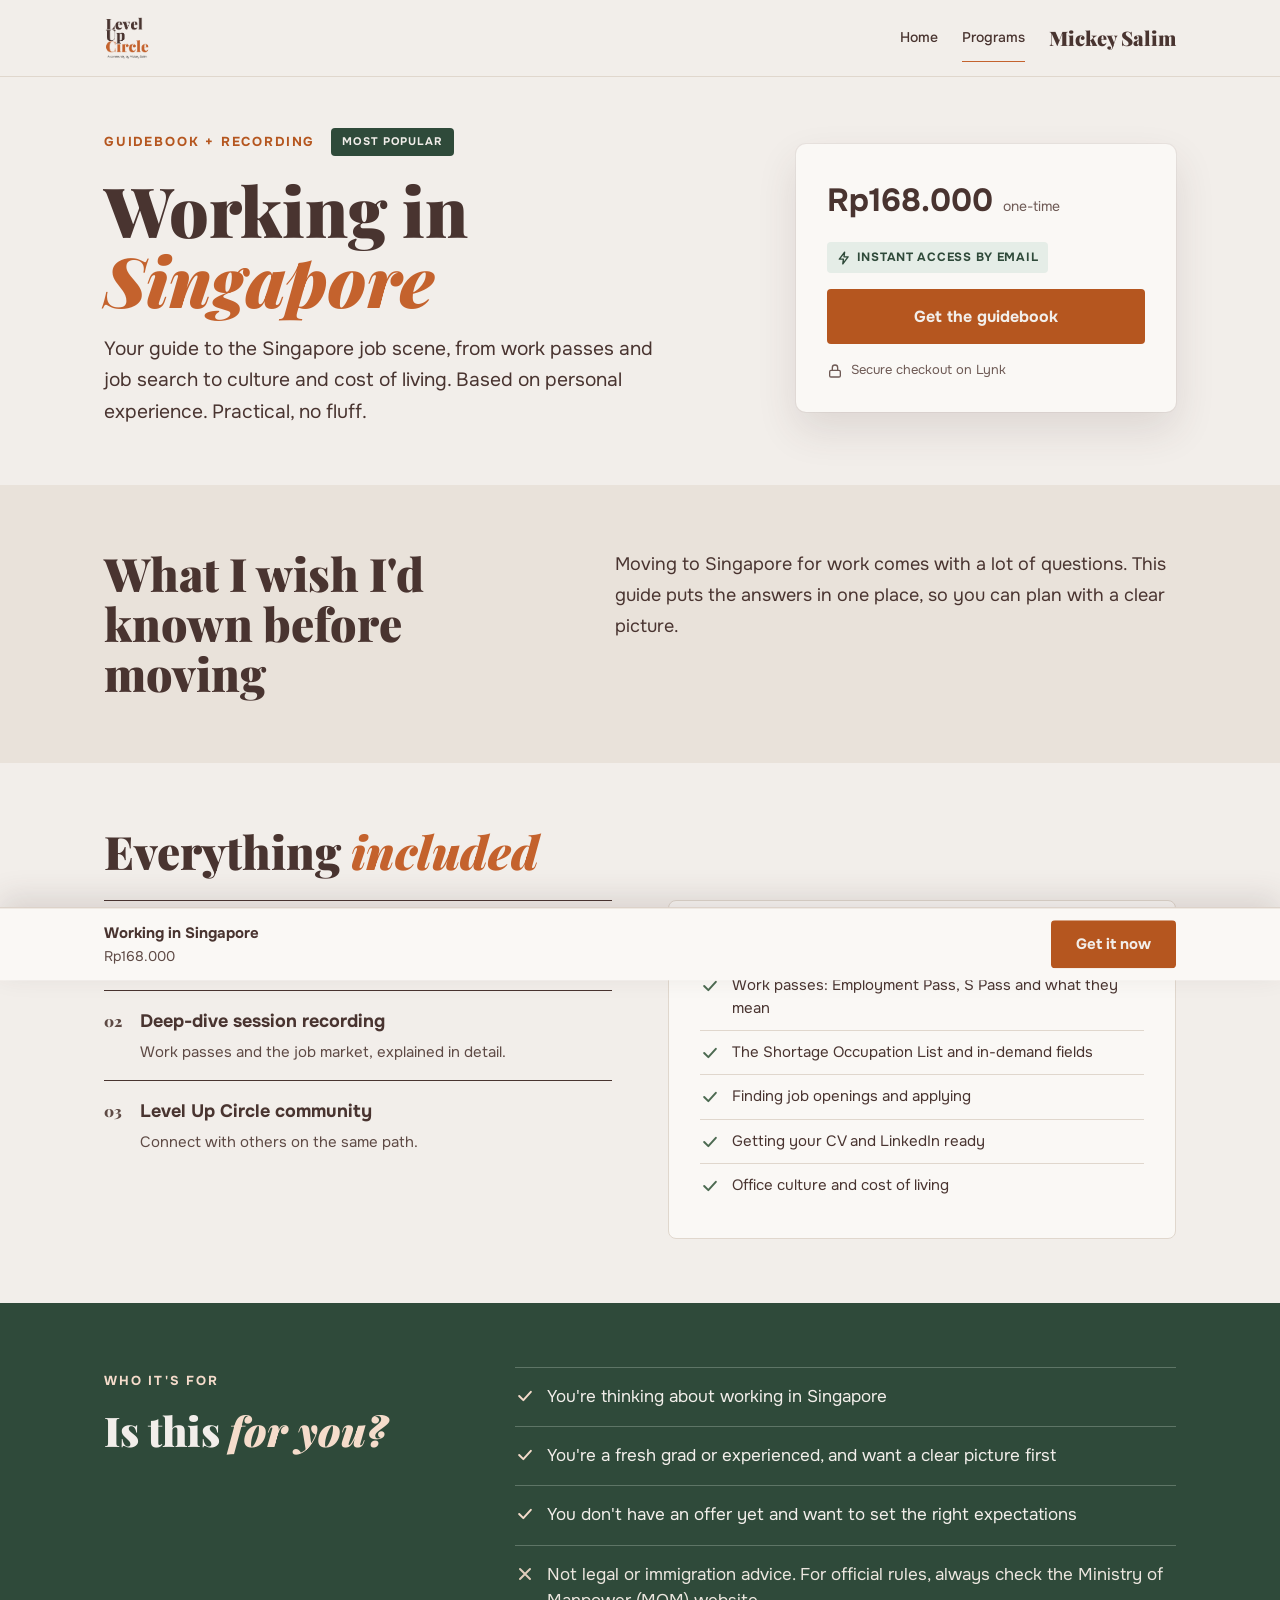
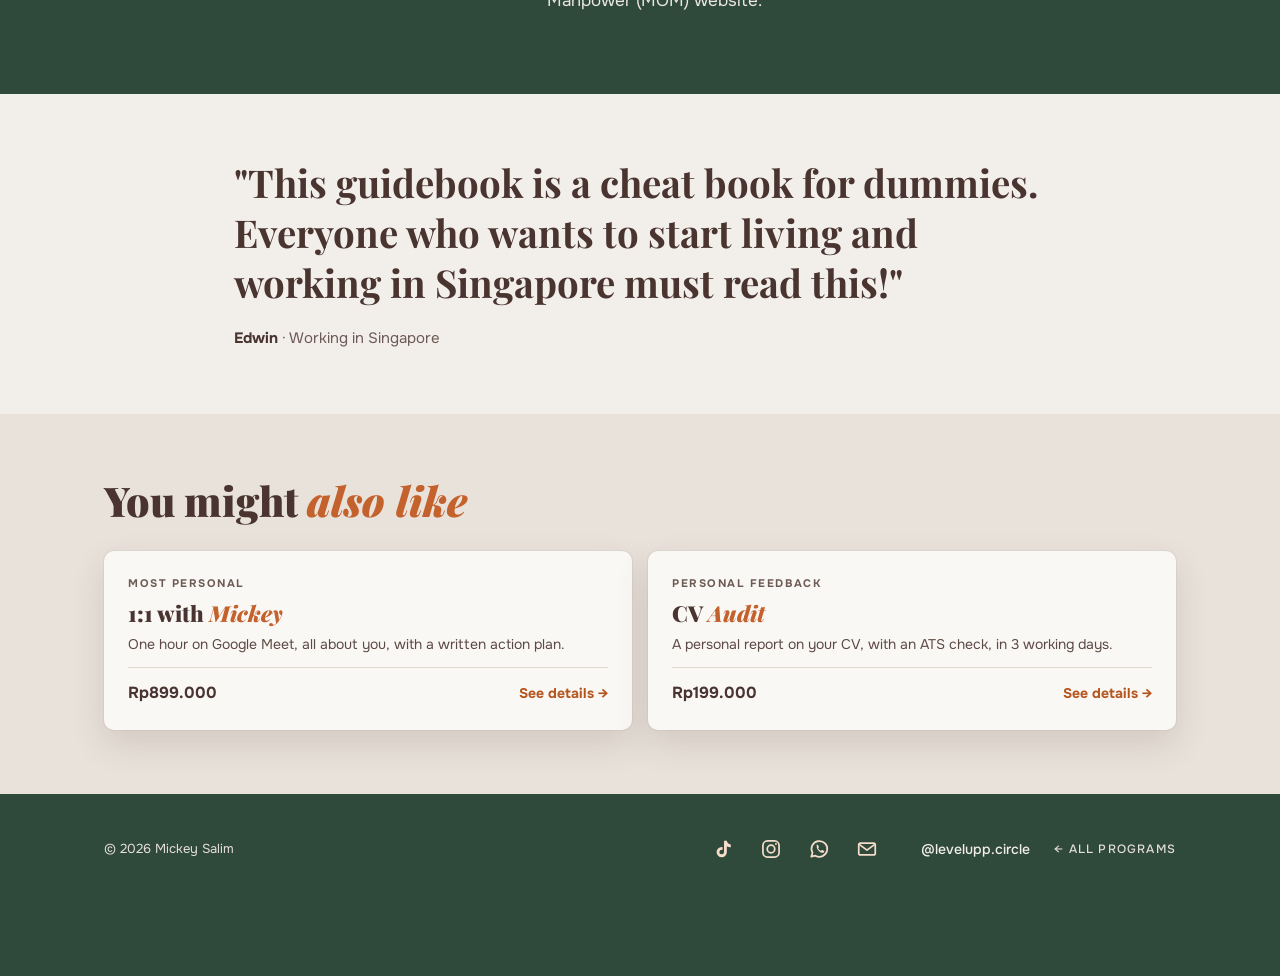
<file: programs/working-in-singapore.html>
<!DOCTYPE html>
<html lang="en" class="no-js">
<head>
<meta charset="UTF-8">
<meta name="viewport" content="width=device-width, initial-scale=1.0">
<title>Working in Singapore · Mickey Salim</title>
<meta name="description" content="Work passes, job search, culture and cost of living. What I wish I&#x27;d known.">
<meta name="theme-color" content="#F2EEEA">
<meta property="og:type" content="product">
<meta property="og:title" content="Working in Singapore · Mickey Salim">
<meta property="og:description" content="Work passes, job search, culture and cost of living. What I wish I&#x27;d known.">
<meta property="og:image" content="/assets/img/og-image.jpg">
<meta name="twitter:card" content="summary_large_image">
<link rel="icon" type="image/png" href="/assets/img/favicon.png">
<link rel="apple-touch-icon" href="/assets/img/apple-touch-icon.png">
<link rel="preconnect" href="https://fonts.googleapis.com">
<link rel="preconnect" href="https://fonts.gstatic.com" crossorigin>
<link href="https://fonts.googleapis.com/css2?family=Playfair+Display:ital,wght@0,700;0,900;1,700;1,900&family=Onest:wght@400;500;700&display=swap" rel="stylesheet">
<link rel="stylesheet" href="/assets/css/styles.css?v=a955a75b">
</head>
<body class="pdp">
<!-- Generated by tools/build_programs.py from tools/programs.json. Edit the JSON, then rebuild. -->

<nav class="nav" aria-label="Main">
  <div class="wrap">
    <a href="../index.html" class="brand" aria-label="Level Up Circle, home"><img class="brand__logo" src="/assets/img/level-up-circle-logo.png" alt="Level Up Circle" width="516" height="493"></a>
    <button class="nav__toggle" aria-expanded="false" aria-controls="site-menu" aria-label="Open menu"><span></span><span></span><span></span></button><div class="nav__links" id="site-menu"><a href="/" class="nav__link">Home</a><a href="/programs" class="nav__link is-current">Programs</a><a href="../index.html#about" class="nav__name"><span class="nav__name-full">Mickey Salim</span><span class="nav__name-short">About</span></a></div>
  </div>
</nav>

<main>
  <section class="pdp-hero">
    <div class="wrap">
      <div class="pdp-hero__text">
        <div class="buy__tags"><span class="eyebrow">Guidebook + recording</span><span class="badge">Most popular</span></div>
        <h1>Working in <span class="accent">Singapore</span></h1>
        <p class="lead">Your guide to the Singapore job scene, from work passes and job search to culture and cost of living. Based on personal experience. Practical, no fluff.</p>

      </div>
      <div class="buycard">
        <div class="buycard__price"><strong>Rp168.000</strong><span>one-time</span></div>
        <span class="access"><svg width="14" height="14" viewBox="0 0 24 24" fill="none" stroke="currentColor" stroke-width="2.4" stroke-linecap="round" stroke-linejoin="round" aria-hidden="true"><path d="M13 2L4 14h7l-1 8 9-12h-7z"/></svg>Instant access by email</span>
        <a href="https://lynk.id/hey.mickmok/7x3k8rmg4y89/checkout" class="btn btn--primary" data-buy-anchor>Get the guidebook</a>
        <span class="buy__note"><svg width="16" height="16" viewBox="0 0 24 24" fill="none" stroke="currentColor" stroke-width="2" stroke-linecap="round" stroke-linejoin="round" aria-hidden="true"><rect x="4" y="11" width="16" height="10" rx="2"/><path d="M8 11V7a4 4 0 0 1 8 0v4"/></svg> Secure checkout on Lynk</span>
      </div>
    </div>
  </section>

  <section class="section band why">
    <div class="wrap">
      <div class="why__head">
        <h2>What I wish I&#x27;d known before moving</h2>
      </div>
      <div class="why__body">
        <p>Moving to Singapore for work comes with a lot of questions. This guide puts the answers in one place, so you can plan with a clear picture.</p>

      </div>
    </div>
  </section>

  <section class="section">
    <div class="wrap">
      <div class="get__head">
        <h2>Everything <span class="accent">included</span></h2>
      </div>
      <div class="get__body">
        <div>
          <div class="get__item"><span class="get__num">01</span><div><strong>Guidebook</strong><span>Everything in one place, with references to learn more.</span></div></div>
          <div class="get__item"><span class="get__num">02</span><div><strong>Deep-dive session recording</strong><span>Work passes and the job market, explained in detail.</span></div></div>
          <div class="get__item"><span class="get__num">03</span><div><strong>Level Up Circle community</strong><span>Connect with others on the same path.</span></div></div>
        </div>
        <div class="topics">
          <h3>What&#x27;s inside</h3>
          <div class="check"><svg width="20" height="20" viewBox="0 0 24 24" fill="none" stroke="#4C6A51" stroke-width="2.4" stroke-linecap="round" stroke-linejoin="round" aria-hidden="true"><path d="M5 12l5 5 9-10"/></svg><span>Work passes: Employment Pass, S Pass and what they mean</span></div>
          <div class="check"><svg width="20" height="20" viewBox="0 0 24 24" fill="none" stroke="#4C6A51" stroke-width="2.4" stroke-linecap="round" stroke-linejoin="round" aria-hidden="true"><path d="M5 12l5 5 9-10"/></svg><span>The Shortage Occupation List and in-demand fields</span></div>
          <div class="check"><svg width="20" height="20" viewBox="0 0 24 24" fill="none" stroke="#4C6A51" stroke-width="2.4" stroke-linecap="round" stroke-linejoin="round" aria-hidden="true"><path d="M5 12l5 5 9-10"/></svg><span>Finding job openings and applying</span></div>
          <div class="check"><svg width="20" height="20" viewBox="0 0 24 24" fill="none" stroke="#4C6A51" stroke-width="2.4" stroke-linecap="round" stroke-linejoin="round" aria-hidden="true"><path d="M5 12l5 5 9-10"/></svg><span>Getting your CV and LinkedIn ready</span></div>
          <div class="check"><svg width="20" height="20" viewBox="0 0 24 24" fill="none" stroke="#4C6A51" stroke-width="2.4" stroke-linecap="round" stroke-linejoin="round" aria-hidden="true"><path d="M5 12l5 5 9-10"/></svg><span>Office culture and cost of living</span></div>
        </div>
      </div>
    </div>
  </section>

  <section class="section dark who">
    <div class="wrap">
      <div>
        <span class="eyebrow">Who it's for</span>
        <h2>Is this <span class="accent">for you?</span></h2>
      </div>
      <div>
          <div class="check"><svg width="20" height="20" viewBox="0 0 24 24" fill="none" stroke="#F5DCCB" stroke-width="2.4" stroke-linecap="round" stroke-linejoin="round" aria-hidden="true"><path d="M5 12l5 5 9-10"/></svg><span>You&#x27;re thinking about working in Singapore</span></div>
          <div class="check"><svg width="20" height="20" viewBox="0 0 24 24" fill="none" stroke="#F5DCCB" stroke-width="2.4" stroke-linecap="round" stroke-linejoin="round" aria-hidden="true"><path d="M5 12l5 5 9-10"/></svg><span>You&#x27;re a fresh grad or experienced, and want a clear picture first</span></div>
          <div class="check"><svg width="20" height="20" viewBox="0 0 24 24" fill="none" stroke="#F5DCCB" stroke-width="2.4" stroke-linecap="round" stroke-linejoin="round" aria-hidden="true"><path d="M5 12l5 5 9-10"/></svg><span>You don&#x27;t have an offer yet and want to set the right expectations</span></div>
          <div class="check check--not"><svg width="20" height="20" viewBox="0 0 24 24" fill="none" stroke="#F5DCCB" stroke-width="2.4" stroke-linecap="round" stroke-linejoin="round" aria-hidden="true"><path d="M6 6l12 12M18 6L6 18"/></svg><span>Not legal or immigration advice. For official rules, always check the Ministry of Manpower (MOM) website.</span></div>
      </div>
    </div>
  </section>

  <section class="section">
    <figure class="pdp-quote reveal">
      <blockquote>"This guidebook is a cheat book for dummies. Everyone who wants to start living and working in Singapore must read this!"</blockquote>
      <figcaption><strong>Edwin</strong> <span class="muted">· Working in Singapore</span></figcaption>
    </figure>
  </section>

  <section class="section band related">
    <div class="wrap">
      <h2>You might <span class="accent">also like</span></h2>
      <div class="related__grid">
        <a class="rel" href="one-on-one.html">
          <span class="rel__body">
            <span class="prog__tag">Most personal</span>
            <span class="rel__name">1:1 with <span class="accent">Mickey</span></span>
            <span class="rel__line">One hour on Google Meet, all about you, with a written action plan.</span>
            <span class="rel__foot"><strong>Rp899.000</strong><span>See details →</span></span>
          </span>
        </a>
        <a class="rel" href="cv-audit.html">
          <span class="rel__body">
            <span class="prog__tag">Personal feedback</span>
            <span class="rel__name">CV <span class="accent">Audit</span></span>
            <span class="rel__line">A personal report on your CV, with an ATS check, in 3 working days.</span>
            <span class="rel__foot"><strong>Rp199.000</strong><span>See details →</span></span>
          </span>
        </a>
      </div>
    </div>
  </section>
</main>

<footer class="footer">
  <div class="wrap">
    <div class="footer__brand"><span>© 2026 Mickey Salim</span></div>
    <div class="footer__links">
      <span class="social"><a href="https://www.tiktok.com/@hey.mickmok" target="_blank" rel="noopener" aria-label="TikTok @hey.mickmok"><svg width="22" height="22" viewBox="0 0 24 24" fill="currentColor" aria-hidden="true"><path d="M16.2 3c.4 2.3 1.9 3.8 4.3 4.1v3.1c-1.6 0-3.1-.5-4.3-1.3v6.5a5.6 5.6 0 1 1-5.6-5.6c.3 0 .6 0 .9.1V13a2.5 2.5 0 1 0 1.6 2.3V3h3.1z"/></svg></a><a href="https://www.instagram.com/hey.mickmok/" target="_blank" rel="noopener" aria-label="Instagram @hey.mickmok"><svg width="22" height="22" viewBox="0 0 24 24" fill="none" stroke="currentColor" stroke-width="1.9" aria-hidden="true"><rect x="3.2" y="3.2" width="17.6" height="17.6" rx="5"/><circle cx="12" cy="12" r="4.1"/><circle cx="17.4" cy="6.6" r="1.1" fill="currentColor" stroke="none"/></svg></a><a href="https://wa.me/6287868888120" target="_blank" rel="noopener" aria-label="WhatsApp"><svg width="22" height="22" viewBox="0 0 24 24" fill="none" aria-hidden="true"><path d="M3.6 20.4l1.3-4.3A8.6 8.6 0 1 1 8 19.3l-4.4 1.1z" stroke="currentColor" stroke-width="1.9" stroke-linejoin="round"/><path fill="currentColor" d="M9.1 7.9c.2-.4.5-.5.8-.5h.6c.2 0 .4.1.5.4l.8 1.8c.1.3 0 .5-.1.7l-.5.6c-.1.2-.2.3 0 .6.6 1 1.4 1.8 2.4 2.4.3.2.4.1.6 0l.6-.6c.2-.2.4-.2.7-.1l1.8.8c.3.1.4.3.4.5v.6c0 .3-.1.6-.5.8-.6.3-1.7.5-3.3-.2-1.6-.7-3.2-2.3-3.9-3.9-.7-1.6-.5-2.7-.2-3.3z"/></svg></a><a href="mailto:hey.mickmok@gmail.com" aria-label="Email hey.mickmok@gmail.com"><svg width="22" height="22" viewBox="0 0 24 24" fill="none" stroke="currentColor" stroke-width="1.9" stroke-linejoin="round" aria-hidden="true"><rect x="3" y="5.5" width="18" height="13" rx="2"/><path d="M3.5 7l8.5 6.2L20.5 7"/></svg></a></span>
      <a href="https://instagram.com/levelupp.circle" target="_blank" rel="noopener">@levelupp.circle</a>
      <a class="top" href="../index.html#programs">← All programs</a>
    </div>
  </div>
</footer>

<div class="buybar" data-buybar inert>
  <div class="wrap">
    <div class="buybar__info"><strong>Working in Singapore</strong><span>Rp168.000</span></div>
    <a href="https://lynk.id/hey.mickmok/7x3k8rmg4y89/checkout" class="btn btn--primary">Get it now</a>
  </div>
</div>

<script src="/assets/js/main.js?v=a955a75b" defer></script>
</body>
</html>
</file>
<file: assets/css/styles.css>
/* =========================================================
   Mickey Salim · Level Up Circle
   Colours: off-white page, greige bands, deep sage dark blocks,
   brown text, terracotta accents.
   ========================================================= */
:root {
  --bg: #F2EEEA;
  --band: #E9E2DA;
  --card: #FAF8F5;
  --line: #E0D7CD;
  --line-2: #D3C7BB;
  --ink: #493430;
  --ink-2: #5E4A45;
  --muted: #6E5A55;
  --sage-dark: #2F4A3A;
  --sage: #4C6A51;
  --terra: #C4622D;       /* big headline words */
  --terra-btn: #B5561F;   /* buttons + small text (readable) */
  --terra-deep: #A84E1C;  /* closing section */
  --peach: #F5DCCB;       /* accent on dark */
  --on-dark: #F2EEEA;
  --on-dark-2: #ECE6DF;
  --on-dark-3: #E6DFD7;
  --dark-line: #5E7566;

  --serif: 'Playfair Display', Georgia, serif;
  --sans: 'Onest', system-ui, -apple-system, sans-serif;
  --wrap: 1200px;
  --gutter: clamp(20px, 5vw, 64px);
  --section: clamp(72px, 10vw, 136px);
  --radius: 6px;
  --shadow: 0 14px 32px rgba(73, 52, 48, 0.16);
}

*, *::before, *::after { box-sizing: border-box; }
html { scroll-behavior: smooth; -webkit-text-size-adjust: 100%; }
body { margin: 0; background: var(--bg); color: var(--ink); font-family: var(--sans); font-size: 16px; line-height: 1.6; -webkit-font-smoothing: antialiased; }
img { max-width: 100%; height: auto; display: block; }
a { color: inherit; }
h1, h2, h3, p, figure, blockquote { margin: 0; }
button { font-family: inherit; }
section[id] { scroll-margin-top: 72px; }
:focus-visible { outline: 2px solid var(--terra-btn); outline-offset: 3px; }

.wrap { max-width: var(--wrap); margin: 0 auto; padding: 0 var(--gutter); }
.wrap--narrow { max-width: 860px; }
.section { padding: var(--section) 0; }
.section--compact { padding: clamp(48px, 6vw, 80px) 0; }
.band { background: var(--band); }
.dark { background: var(--sage-dark); color: var(--on-dark); }

/* ---------- Type ---------- */
.eyebrow { font-size: 13px; font-weight: 700; letter-spacing: 0.14em; text-transform: uppercase; color: var(--terra-btn); }
.dark .eyebrow { color: var(--peach); }
.h-display { font-family: var(--serif); font-weight: 900; font-size: clamp(48px, 7vw, 104px); line-height: 1; letter-spacing: -0.015em; }
.h-section { font-family: var(--serif); font-weight: 900; font-size: clamp(36px, 4.4vw, 60px); line-height: 1.05; }
.h-card { font-family: var(--serif); font-weight: 900; font-size: 26px; line-height: 1.1; }
.accent { font-style: italic; color: var(--terra); }
.dark .accent { color: var(--peach); }
.lead { font-size: clamp(17px, 1.5vw, 20px); line-height: 1.65; }
.muted { color: var(--muted); }

/* ---------- Buttons ---------- */
.btn { display: inline-flex; align-items: center; justify-content: center; gap: 8px; font-weight: 700; font-size: 15px; line-height: 1.2; padding: 16px 28px; border-radius: 4px; text-decoration: none; border: 1.5px solid transparent; cursor: pointer; transition: background 0.2s ease, color 0.2s ease, transform 0.1s ease; }
.btn:active { transform: scale(0.98); }
.btn--primary { background: var(--terra-btn); color: var(--on-dark); }
.btn--primary:hover { background: var(--terra-deep); }
.btn--dark { background: var(--sage-dark); color: var(--on-dark); }
.btn--dark:hover { background: #253C2F; }
.btn--ghost { background: transparent; color: var(--ink); border-color: var(--ink); }
.btn--ghost:hover { background: rgba(73, 52, 48, 0.06); }
.btn--light { background: var(--on-dark); color: var(--ink); }
.btn--light:hover { background: #fff; }
.btn--ghost-light { background: transparent; color: var(--on-dark); border-color: var(--on-dark); }
.btn--ghost-light:hover { background: rgba(242, 238, 234, 0.1); }
.btn--block { width: 100%; }
.more-link { display: none; align-self: center; margin-left: auto; margin-right: auto; background: transparent; border: 0; padding: 10px 0; font-weight: 700; font-size: 15px; color: inherit; text-decoration: underline; text-underline-offset: 6px; text-decoration-thickness: 1.5px; cursor: pointer; }
.link-under { font-weight: 700; font-size: 15px; text-decoration: underline; text-underline-offset: 6px; text-decoration-thickness: 1.5px; padding: 12px 0; display: inline-block; }

/* ---------- Nav ---------- */
.nav { position: sticky; top: 0; z-index: 20; background: var(--bg); border-bottom: 1px solid var(--line); }
.nav .wrap { display: flex; align-items: center; justify-content: space-between; gap: 16px; padding-top: 12px; padding-bottom: 12px; }
.brand { display: flex; align-items: center; text-decoration: none; }
.brand__logo { height: 44px; width: auto; }
.nav__name { font-family: var(--serif); font-weight: 900; font-size: 20px; text-decoration: none; white-space: nowrap; padding: 10px 0; }
.nav__name:hover { color: var(--terra-btn); }
.nav__links { display: flex; align-items: center; gap: 24px; }
.nav__link { font-size: 14px; font-weight: 500; text-decoration: none; padding: 12px 0; border-bottom: 1.5px solid transparent; }
.nav__link:hover, .nav__link.is-current { border-bottom-color: var(--terra); }
.nav__toggle { display: none; }
.nav__name-short { display: none; }
@media (max-width: 760px) {
  .nav .wrap { position: relative; }
  .nav__toggle { display: flex; flex-direction: column; justify-content: center; gap: 5px; width: 44px; height: 44px; margin-right: -10px; padding: 10px; background: transparent; border: 0; cursor: pointer; }
  .nav__toggle span { display: block; height: 2px; width: 100%; background: var(--ink); border-radius: 2px; transition: transform 0.25s ease, opacity 0.2s ease; }
  .nav.is-open .nav__toggle span:nth-child(1) { transform: translateY(7px) rotate(45deg); }
  .nav.is-open .nav__toggle span:nth-child(2) { opacity: 0; }
  .nav.is-open .nav__toggle span:nth-child(3) { transform: translateY(-7px) rotate(-45deg); }
  .nav__links { display: none; position: absolute; top: 100%; left: 0; right: 0; flex-direction: column; align-items: stretch; gap: 0; background: var(--bg); border-bottom: 1px solid var(--line); box-shadow: 0 16px 24px rgba(73, 52, 48, 0.08); padding: 4px var(--gutter) 12px; }
  .nav.is-open .nav__links { display: flex; }
  .nav__links a { font-family: var(--serif); font-weight: 700; font-size: 22px; padding: 14px 0; border-bottom: 1px solid var(--line); }
  .nav__links a:last-child { border-bottom: 0; }
  .nav__link.is-current { border-bottom-color: var(--line); color: var(--terra); }
  .nav__name-full { display: none; }
  .nav__name-short { display: inline; }
}
@media (max-width: 560px) { .brand__logo { height: 38px; } }

/* ---------- Hero ---------- */
.hero { padding: clamp(40px, 7vw, 112px) 0 clamp(56px, 8vw, 120px); }
.hero .wrap { display: grid; grid-template-columns: 1.25fr 1fr; align-items: center; gap: 80px; }
.hero__text { display: flex; flex-direction: column; gap: 26px; }
.hero__text .lead { max-width: 500px; }
.hero__actions { display: flex; flex-wrap: wrap; align-items: center; gap: 12px 28px; padding-top: 4px; }
.hero__photo { width: 100%; max-width: 440px; justify-self: end; aspect-ratio: 4 / 5; overflow: hidden; border-radius: var(--radius); background: #3F3F43; box-shadow: 0 24px 48px rgba(73, 52, 48, 0.16); }
.hero__photo img { width: 100%; height: 100%; object-fit: cover; object-position: 50% 20%; transform: scale(1.32); transform-origin: 50% 24%; }
@media (max-width: 860px) {
  .hero .wrap { grid-template-columns: 1fr; gap: 32px; }
  .hero__photo { order: -1; justify-self: center; width: 200px; max-width: 200px; aspect-ratio: 1; border-radius: 50%; border: 4px solid var(--sage); box-shadow: 0 12px 28px rgba(73, 52, 48, 0.14); }
  .hero__photo img { object-position: 50% 0%; transform: scale(1.7); transform-origin: 50% 60%; }
  .hero__text { gap: 18px; }
  .hero__text .eyebrow { margin-bottom: -6px; }
}

/* ---------- 01 Sound familiar ---------- */
.familiar__intro { max-width: 820px; display: flex; flex-direction: column; gap: 22px; margin-bottom: clamp(48px, 6vw, 88px); }
.familiar__quote { font-family: var(--serif); font-weight: 700; font-size: clamp(32px, 4.2vw, 56px); line-height: 1.15; }
.familiar__sub { font-size: 18px; color: var(--on-dark-2); }
.paths { display: grid; grid-template-columns: repeat(3, 1fr); gap: 0 40px; }
.path { display: flex; flex-direction: column; gap: 16px; padding: 24px 0 8px; border-top: 1px solid var(--dark-line); text-decoration: none; color: var(--on-dark); }
.path__q { font-family: var(--serif); font-weight: 700; font-size: 24px; line-height: 1.3; }
.path__go { font-weight: 700; font-size: 15px; color: var(--peach); }
.path:hover .path__go { text-decoration: underline; text-underline-offset: 4px; }
@media (max-width: 860px) { .paths { grid-template-columns: 1fr; } }

/* ---------- 02 About ---------- */
.about .wrap { display: grid; grid-template-columns: minmax(0, 420px) 1fr; align-items: stretch; gap: 80px; }
.slideshow { display: flex; flex-direction: column; gap: 14px; }
.slideshow__frame { position: relative; flex: 1; min-height: 440px; border-radius: var(--radius); overflow: hidden; background: var(--band); box-shadow: 0 20px 44px rgba(73, 52, 48, 0.14); }
.slideshow__frame img { position: absolute; inset: 0; width: 100%; height: 100%; object-fit: cover; opacity: 0; transition: opacity 0.9s ease; }
.slideshow__frame img.is-active { opacity: 1; }
.slideshow__caption { position: absolute; left: 14px; bottom: 14px; background: rgba(47, 74, 58, 0.88); color: var(--on-dark); font-size: 12px; font-weight: 700; letter-spacing: 0.08em; text-transform: uppercase; padding: 6px 12px; border-radius: 4px; }
.slideshow__dots { display: flex; justify-content: center; gap: 4px; }
.slideshow__dot { border: 0; background: transparent; padding: 12px 6px; cursor: pointer; }
.slideshow__dot span { display: block; width: 12px; height: 4px; border-radius: 2px; background: #C9BBAE; transition: width 0.3s ease, background 0.3s ease; }
.slideshow__dot[aria-current="true"] span { width: 28px; background: var(--terra-btn); }
.about__text { display: flex; flex-direction: column; gap: 20px; }
.about__text p { font-size: 18px; line-height: 1.75; }
.about__text a { color: var(--terra-btn); font-weight: 700; text-decoration: none; }
.stats { display: grid; grid-template-columns: repeat(3, 1fr); gap: 20px; border-top: 1px solid var(--ink); padding-top: 22px; margin-top: 8px; }
.stat__num { display: block; font-family: var(--serif); font-weight: 900; font-size: 34px; color: var(--terra); line-height: 1.2; }
.stat__label { font-size: 14px; line-height: 1.45; color: var(--ink-2); }
.about__text .link-under { color: var(--ink); align-self: flex-start; }
.about__more { display: flex; flex-direction: column; gap: 20px; }
@media (max-width: 860px) {
  .about .wrap { grid-template-columns: 1fr; gap: 40px; }
  .slideshow { max-width: 360px; width: 100%; margin: 0 auto; }
  .slideshow__frame { flex: none; min-height: 0; aspect-ratio: 4 / 5; }
}
@media (max-width: 480px) { .stats { grid-template-columns: 1fr 1fr; } }

/* ---------- 03 Testimonials ---------- */
.quotes { display: flex; flex-direction: column; gap: 48px; }
.quote-big blockquote { font-family: var(--serif); font-weight: 700; font-size: clamp(28px, 3.4vw, 44px); line-height: 1.25; max-width: 940px; }
.quote-big figcaption, .quote figcaption { margin-top: 18px; font-size: 15px; }
.quote-by { color: var(--on-dark-3); }
.quote-grid { display: grid; grid-template-columns: repeat(2, 1fr); gap: 32px 48px; }
.quote { border-top: 1px solid var(--dark-line); padding-top: 22px; }
.quote blockquote { font-size: 18px; line-height: 1.65; }
@media (max-width: 760px) { .quote-grid { grid-template-columns: 1fr; } }

/* ---------- 04 Programs ---------- */
.programs__head { display: flex; flex-direction: column; gap: 16px; margin-bottom: 36px; }
.prog-grid { display: grid; grid-template-columns: repeat(4, 1fr); gap: 16px; }
.prog { background: var(--card); border: 1px solid var(--line); border-radius: 8px; padding: 26px; display: flex; flex-direction: column; gap: 12px; transition: transform 0.25s ease, box-shadow 0.25s ease; }
.prog:hover { transform: translateY(-4px); box-shadow: 0 16px 32px rgba(73, 52, 48, 0.1); }
.prog__tag { font-size: 11px; font-weight: 700; letter-spacing: 0.14em; text-transform: uppercase; color: var(--muted); }
.prog__tag--terra { color: var(--terra-btn); }
.prog__tag--sage { color: var(--sage); }
.prog .h-card a { text-decoration: none; }
.prog .h-card a:hover { text-decoration: underline; text-decoration-thickness: 1px; text-underline-offset: 4px; }
.prog__desc { font-size: 15px; line-height: 1.6; color: var(--ink-2); }
.prog__quote { font-size: 14px; line-height: 1.55; font-style: italic; }
.prog__quote span { font-style: normal; color: var(--muted); }
.prog__spacer { flex: 1; }
.prog__inc { font-size: 13px; color: var(--muted); border-top: 1px solid var(--line); padding-top: 12px; }
.prog__price { font-size: 22px; font-weight: 700; }
.prog .btn { padding: 14px; }
@media (max-width: 1080px) { .prog-grid { grid-template-columns: repeat(2, 1fr); } }
@media (max-width: 640px) {
  .prog-grid { grid-template-columns: 1fr; }
  .collapsible:not(.is-expanded) .prog--extra { display: none; }
}

.one { margin-top: 16px; background: var(--sage-dark); color: var(--on-dark); border-radius: 8px; padding: clamp(28px, 4.4vw, 56px); display: grid; grid-template-columns: 1fr 260px; align-items: center; gap: 28px 56px; }
.one__text { display: flex; flex-direction: column; gap: 14px; }
.one__text .h-card { font-size: clamp(32px, 3.6vw, 48px); line-height: 1.05; }
.one__text p { font-size: 16px; color: var(--on-dark-2); max-width: 500px; }
.one__quote { font-style: italic; color: var(--on-dark) !important; font-size: 15px !important; }
.one__quote span { font-style: normal; color: var(--on-dark-3); }
.one__buy { display: flex; flex-direction: column; gap: 12px; }
.one__price { display: flex; align-items: baseline; gap: 6px; }
.one__price strong { font-size: 26px; }
.one__price span { font-size: 14px; color: var(--on-dark-3); }
.one__details { font-size: 14px; font-weight: 700; color: var(--peach); text-decoration: none; text-align: center; padding: 6px; }
.one__details:hover { text-decoration: underline; }
@media (max-width: 760px) { .one { grid-template-columns: 1fr; } }

.also { margin-top: 16px; display: flex; flex-wrap: wrap; align-items: center; justify-content: space-between; gap: 16px 32px; border-top: 1px solid var(--line); border-bottom: 1px solid var(--line); padding: 22px 0; }
.also__text { display: flex; flex-direction: column; gap: 4px; min-width: 0; }
.also__name { font-family: var(--serif); font-weight: 700; font-size: 22px; }
.also__desc { font-size: 15px; color: var(--ink-2); }
.also__buy { display: flex; align-items: center; gap: 18px; }
.also__buy strong { font-size: 18px; }
.also__buy .btn { padding: 12px 20px; font-size: 14px; }
.checkout-note { margin-top: 32px; text-align: center; font-size: 14px; color: var(--muted); }

/* ---------- FAQ ---------- */
.faq .wrap { max-width: 760px; }
.faq h2 { font-family: var(--serif); font-weight: 900; font-size: clamp(30px, 3.4vw, 40px); line-height: 1.1; margin-bottom: 24px; }
.faq__list { border-top: 1px solid var(--ink); }
.faq details { border-bottom: 1px solid var(--line-2); padding: 14px 0; }
.faq summary { cursor: pointer; font-weight: 700; font-size: 17px; list-style: none; display: flex; justify-content: space-between; gap: 16px; }
.faq summary::-webkit-details-marker { display: none; }
.faq summary::after { content: '+'; font-weight: 400; font-size: 22px; line-height: 1; color: var(--terra-btn); }
.faq details[open] summary::after { content: '–'; }
.faq details p { margin-top: 12px; font-size: 16px; color: var(--ink-2); }

/* ---------- Past sessions ---------- */
.past__head { margin-bottom: 28px; }
.past__list { display: flex; gap: 28px; }
.past__item { flex: 0 0 250px; display: flex; flex-direction: column; gap: 8px; }
.past__item img { width: 100%; aspect-ratio: 4 / 5; object-fit: cover; object-position: top; border-radius: var(--radius); border: 1px solid var(--line); box-shadow: var(--shadow); }
.past__item img.is-photo { object-position: 45% center; }
.past__name { font-family: var(--serif); font-weight: 700; font-size: 18px; line-height: 1.3; }
.past__date { font-size: 14px; color: var(--muted); }
@media (max-width: 760px) {
  .past__list { display: flex; overflow-x: auto; scroll-snap-type: x mandatory; scrollbar-width: none; gap: 16px; margin: 0 calc(var(--gutter) * -1); padding: 4px var(--gutter) 24px; scroll-padding: 0 var(--gutter); }
  .past__list::-webkit-scrollbar { display: none; }
  .past__item { flex: 0 0 78%; scroll-snap-align: start; }
  .past__hint { display: block; }
}
.past__hint { display: none; font-size: 13px; color: var(--muted); margin-top: 4px; }

/* ---------- Instagram ---------- */
.ig__head { display: flex; flex-wrap: wrap; align-items: flex-end; justify-content: space-between; gap: 16px 40px; margin-bottom: 28px; }
.ig__head > div { display: flex; flex-direction: column; gap: 12px; }
.ig__head p { color: var(--ink-2); }
.ig__list { display: flex; gap: 16px; overflow-x: auto; scroll-snap-type: x mandatory; scrollbar-width: none; padding: 4px 2px 20px; margin: -4px -2px -20px; }
.ig__list::-webkit-scrollbar { display: none; }
.ig__post { flex: 0 0 200px; scroll-snap-align: start; display: flex; flex-direction: column; gap: 8px; text-decoration: none; }
.ig__post img { width: 100%; aspect-ratio: 4 / 5; object-fit: cover; border-radius: var(--radius); box-shadow: 0 10px 24px rgba(73, 52, 48, 0.14); transition: transform 0.3s ease; }
.ig__post:hover img { transform: translateY(-4px); }
.ig__post span { font-size: 12px; font-weight: 700; letter-spacing: 0.1em; text-transform: uppercase; color: var(--sage); }
@media (max-width: 760px) {
  .ig__list { margin: 0 calc(var(--gutter) * -1); padding: 4px var(--gutter) 20px; scroll-padding: 0 var(--gutter); }
  .ig__post { flex-basis: 52%; }
}

/* ---------- Closing ---------- */
.closing { background: var(--terra-deep); color: var(--on-dark); text-align: center; }
.closing .wrap { display: flex; flex-direction: column; align-items: center; gap: 14px; padding-top: clamp(48px, 6vw, 80px); padding-bottom: clamp(48px, 6vw, 80px); }
.closing h2 { font-family: var(--serif); font-weight: 900; font-size: clamp(28px, 3.2vw, 40px); line-height: 1.1; }
.closing p { font-size: 16px; }
.closing__actions { display: flex; flex-wrap: wrap; justify-content: center; gap: 12px; margin-top: 8px; }

/* ---------- Footer ---------- */
.footer { background: var(--sage-dark); color: var(--on-dark); }
.footer .wrap { display: flex; flex-wrap: wrap; align-items: center; justify-content: space-between; gap: 16px 32px; padding-top: 32px; padding-bottom: 32px; }
.footer__brand { display: flex; align-items: center; }
.footer__brand span { font-size: 13px; color: var(--on-dark-3); }
.footer__links { display: flex; flex-wrap: wrap; align-items: center; gap: 4px 24px; font-size: 14px; font-weight: 500; }
.footer__links a { text-decoration: none; padding: 12px 0; }
.footer__links a:hover { text-decoration: underline; }
.social { display: flex; align-items: center; gap: 4px; margin-right: 8px; }
.footer__links .social a { width: 44px; height: 44px; padding: 0; display: flex; align-items: center; justify-content: center; border-radius: 50%; color: var(--peach); transition: background 0.2s ease, color 0.2s ease; }
.footer__links .social a:hover { background: rgba(242, 238, 234, 0.1); color: var(--on-dark); text-decoration: none; }
@media (max-width: 640px) { .social { margin-left: -12px; } }
.footer__links .top { color: var(--on-dark-3); font-size: 12px; letter-spacing: 0.1em; text-transform: uppercase; }

/* ---------- Product page ---------- */
.pdp .section { padding: clamp(40px, 5vw, 72px) 0; }
.pdp-hero { padding: clamp(28px, 4vw, 64px) 0 clamp(36px, 4.5vw, 64px); }
.pdp-hero .wrap { display: grid; grid-template-columns: 1fr minmax(260px, 380px); align-items: center; gap: 28px 72px; }
.pdp-hero__text { display: flex; flex-direction: column; gap: 18px; }
.pdp-hero h1 { font-family: var(--serif); font-weight: 900; font-size: clamp(42px, 5.4vw, 76px); line-height: 1.02; }
.pdp-hero .lead { max-width: 560px; }
.buy__tags { display: flex; flex-wrap: wrap; align-items: center; gap: 8px 16px; }
.badge { background: var(--sage-dark); color: var(--on-dark); font-size: 11px; font-weight: 700; letter-spacing: 0.08em; text-transform: uppercase; padding: 5px 11px; border-radius: 4px; }
.pull { padding-left: 16px; border-left: 2px solid var(--terra); font-family: var(--serif); font-style: italic; font-weight: 700; font-size: 18px; line-height: 1.45; max-width: 520px; }
.pull span { font-family: var(--sans); font-style: normal; font-weight: 500; font-size: 14px; color: var(--muted); }
.meta { font-weight: 700; color: var(--sage); }
.buycard { background: var(--card); border-radius: 10px; padding: clamp(22px, 2.4vw, 32px); display: flex; flex-direction: column; gap: 16px; box-shadow: 0 18px 40px rgba(73, 52, 48, 0.12), 0 0 0 1px rgba(73, 52, 48, 0.05); }
.buycard__price { display: flex; flex-wrap: wrap; align-items: baseline; gap: 4px 10px; }
.buycard__price strong { font-size: 32px; }
.buycard__price span { font-size: 14px; color: var(--muted); }
.buycard__price s { font-size: 17px; color: var(--muted); }
.access { align-self: flex-start; display: inline-flex; align-items: center; gap: 6px; background: #E5EDE7; color: var(--sage-dark); font-size: 12px; font-weight: 700; letter-spacing: 0.06em; text-transform: uppercase; padding: 6px 10px; border-radius: 4px; }
.buycard .btn { padding: 17px 24px; font-size: 16px; }
.buy__note { display: flex; align-items: center; gap: 8px; font-size: 13px; color: var(--muted); }
@media (max-width: 860px) { .pdp-hero .wrap { grid-template-columns: 1fr; } }

.why .wrap { display: grid; grid-template-columns: 1fr 1.3fr; gap: 24px 80px; }
.why__head { display: flex; flex-direction: column; gap: 16px; }
.why__head h2 { font-family: var(--serif); font-weight: 900; font-size: clamp(32px, 3.6vw, 48px); line-height: 1.08; }
.why__body { display: flex; flex-direction: column; gap: 18px; }
.why__body > p { font-size: 18px; line-height: 1.7; }
.check { display: flex; gap: 12px; align-items: flex-start; font-size: 16px; line-height: 1.55; }
.check svg { flex-shrink: 0; margin-top: 2px; }
@media (max-width: 860px) { .why .wrap { grid-template-columns: 1fr; } }

.get__head { display: flex; flex-direction: column; gap: 12px; margin-bottom: 24px; }
.get__head h2 { font-family: var(--serif); font-weight: 900; font-size: clamp(32px, 3.6vw, 48px); line-height: 1.08; }
.get__body { display: grid; grid-template-columns: 1fr 1fr; align-items: start; gap: 28px 56px; }
.get__item { border-top: 1px solid var(--ink); padding: 16px 0; display: flex; gap: 18px; align-items: baseline; }
.get__num { flex-shrink: 0; font-family: var(--serif); font-weight: 900; font-size: 24px; color: var(--terra); }
.get__item div { display: flex; flex-direction: column; gap: 4px; }
.get__item strong { font-size: 18px; }
.get__item span { font-size: 15px; color: var(--ink-2); }
.topics { background: var(--card); border: 1px solid var(--line); border-radius: 8px; padding: clamp(20px, 2.4vw, 32px); }
.topics h3 { font-family: var(--serif); font-weight: 700; font-size: 22px; line-height: 1.2; margin-bottom: 4px; }
.topics .check { padding: 10px 0; border-top: 1px solid var(--line); font-size: 15px; }
@media (max-width: 860px) { .get__body { grid-template-columns: 1fr; } }

.speakers h2 { font-family: var(--serif); font-weight: 900; font-size: clamp(32px, 3.6vw, 48px); line-height: 1.08; margin-bottom: 28px; }
.speakers__grid { display: grid; grid-template-columns: repeat(auto-fit, minmax(200px, 1fr)); gap: 16px; }
.speaker { display: flex; align-items: center; gap: 14px; padding: 16px; border: 1px solid var(--line); border-radius: 8px; background: var(--card); }
.speaker__i { flex-shrink: 0; width: 56px; height: 56px; border-radius: 50%; background: var(--band); border: 2px solid var(--sage); display: flex; align-items: center; justify-content: center; font-family: var(--serif); font-weight: 900; font-size: 20px; color: var(--sage); }
.speaker strong { display: block; font-size: 16px; }
.speaker span { display: block; font-size: 14px; color: var(--ink-2); line-height: 1.4; }
.speaker small { display: block; font-size: 13px; color: var(--muted); }

.who .wrap { display: grid; grid-template-columns: 1fr 2fr; gap: 24px 80px; }
.who h2 { font-family: var(--serif); font-weight: 900; font-size: clamp(30px, 3.2vw, 42px); line-height: 1.1; margin-top: 16px; }
.who .check { padding: 16px 0; border-top: 1px solid var(--dark-line); font-size: 17px; }
.who .check--not { color: var(--on-dark-2); }
.who .check--not svg { opacity: 0.9; }
.how { grid-column: 1 / -1; margin-top: 16px; display: flex; flex-direction: column; gap: 16px; }
.step { display: flex; gap: 18px; align-items: flex-start; padding: 16px 0; border-top: 1px solid var(--dark-line); }
.step__n { flex-shrink: 0; width: 36px; height: 36px; border-radius: 50%; border: 1.5px solid var(--peach); color: var(--peach); display: flex; align-items: center; justify-content: center; font-weight: 700; font-size: 15px; }
.step p { font-size: 17px; line-height: 1.55; padding-top: 6px; }
@media (min-width: 861px) { .steps { display: grid; grid-template-columns: repeat(3, 1fr); gap: 0 32px; } }
@media (max-width: 860px) { .who .wrap { grid-template-columns: 1fr; } }

.pdp-quote { max-width: 940px; margin: 0 auto; padding: 0 var(--gutter); }
.pdp-quote blockquote { font-family: var(--serif); font-weight: 700; font-size: clamp(26px, 3vw, 40px); line-height: 1.3; }
.pdp-quote figcaption { margin-top: 18px; font-size: 15px; }
.partner { max-width: 940px; margin: 0 auto; padding: 0 var(--gutter); }
.partner > div { border: 1px solid var(--line); border-radius: 8px; padding: clamp(24px, 3vw, 40px); background: var(--card); display: flex; flex-direction: column; gap: 12px; }
.partner h2 { font-family: var(--serif); font-weight: 900; font-size: 30px; }
.partner p { color: var(--ink-2); line-height: 1.7; }
.partner .eyebrow { color: var(--sage); font-size: 12px; }

.related h2 { font-family: var(--serif); font-weight: 900; font-size: clamp(30px, 3.2vw, 42px); line-height: 1.1; margin-bottom: 28px; }
.related__grid { display: grid; grid-template-columns: repeat(2, 1fr); gap: 16px; }
.rel { background: var(--card); border-radius: 10px; padding: 24px; display: flex; gap: 18px; text-decoration: none; box-shadow: 0 14px 34px rgba(73, 52, 48, 0.14), 0 0 0 1px rgba(73, 52, 48, 0.05); transition: transform 0.25s ease, box-shadow 0.25s ease; }
.rel:hover { transform: translateY(-4px); box-shadow: 0 20px 40px rgba(73, 52, 48, 0.18), 0 0 0 1px rgba(73, 52, 48, 0.05); }
.rel__body { flex: 1; min-width: 0; display: flex; flex-direction: column; gap: 8px; }
.rel__name { font-family: var(--serif); font-weight: 900; font-size: 22px; line-height: 1.1; }
.rel__line { font-size: 14px; color: var(--ink-2); flex: 1; }
.rel__foot { display: flex; justify-content: space-between; align-items: center; gap: 12px; border-top: 1px solid var(--line); padding-top: 12px; margin-top: 4px; }
.rel__foot strong { font-size: 16px; }
.rel__foot span { font-weight: 700; font-size: 14px; color: var(--terra-btn); }
@media (max-width: 640px) { .related__grid { grid-template-columns: 1fr; } }

.buybar { position: fixed; left: 0; right: 0; bottom: 0; z-index: 30; background: var(--card); border-top: 1px solid var(--line-2); box-shadow: 0 -10px 30px rgba(73, 52, 48, 0.14); transform: translateY(110%); transition: transform 0.3s ease; }
.buybar.is-visible { transform: translateY(0); }
.buybar .wrap { display: flex; align-items: center; justify-content: space-between; gap: 16px; padding-top: 12px; padding-bottom: calc(12px + env(safe-area-inset-bottom)); }
.buybar__info { display: flex; flex-direction: column; min-width: 0; }
.buybar__info strong { font-size: 15px; white-space: nowrap; overflow: hidden; text-overflow: ellipsis; }
.buybar__info span { font-size: 14px; color: var(--ink-2); }
.buybar .btn { padding: 14px 24px; white-space: nowrap; }
.pdp .footer .wrap { padding-bottom: 104px; }

/* ---------- Programs index ---------- */
.programs-page .wrap { max-width: 1080px; }
.index-hero { padding: clamp(48px, 8vw, 112px) 0 clamp(28px, 4vw, 48px); }
.index-hero h1 { font-family: var(--serif); font-weight: 900; font-size: clamp(44px, 6.4vw, 88px); line-height: 1; letter-spacing: -0.01em; }
.index-hero p { margin-top: 18px; font-size: 18px; color: var(--ink-2); max-width: 520px; }
.tabs-bar { position: sticky; top: 69px; z-index: 15; background: var(--bg); }
.tabs { display: flex; gap: 28px; overflow-x: auto; scrollbar-width: none; border-bottom: 1px solid var(--ink); }
.tabs::-webkit-scrollbar { display: none; }
.tab { flex-shrink: 0; background: transparent; border: 0; border-bottom: 2px solid transparent; margin-bottom: -1px; padding: 14px 0; font-size: 15px; font-weight: 500; color: var(--muted); cursor: pointer; white-space: nowrap; }
.tab[aria-pressed="true"] { border-bottom-color: var(--terra); color: var(--ink); font-weight: 700; }
.index-list { padding-bottom: clamp(56px, 7vw, 96px); }
.row { display: grid; grid-template-columns: 170px 1fr auto; align-items: baseline; gap: 6px 32px; padding: 28px 0; border-bottom: 1px solid var(--line); text-decoration: none; }
.row[hidden] { display: none; }
.row__meta { display: flex; flex-direction: column; gap: 4px; font-size: 13px; color: var(--muted); }
.row__badge { color: var(--terra-btn); font-weight: 700; }
.row__main { display: flex; flex-direction: column; gap: 6px; min-width: 0; }
.row__name { font-family: var(--serif); font-weight: 900; font-size: clamp(26px, 2.6vw, 34px); line-height: 1.1; }
.row__line { font-size: 16px; color: var(--ink-2); max-width: 520px; }
.row__price { display: flex; align-items: baseline; gap: 16px; font-size: 17px; white-space: nowrap; }
.row__price span { color: var(--terra-btn); font-size: 20px; transition: transform 0.2s ease; }
.row:hover .row__price span { transform: translateX(4px); }
.row:hover .row__name { text-decoration: underline; text-decoration-thickness: 1px; text-underline-offset: 6px; }
.index-empty { padding: 28px 0; color: var(--ink-2); }
.index-close { padding-bottom: clamp(56px, 7vw, 96px); }
.index-close p { font-family: var(--serif); font-weight: 700; font-size: clamp(22px, 2.4vw, 28px); line-height: 1.35; max-width: 640px; }
.index-close a { color: var(--terra); font-style: italic; text-underline-offset: 6px; text-decoration-thickness: 1.5px; }
@media (max-width: 760px) {
  .row { grid-template-columns: 1fr; }
  .row__meta { flex-direction: row; gap: 10px; }
}

/* ---------- Phone: collapsed content ---------- */
@media (max-width: 640px) {
  .more-link { display: block; width: fit-content; }
  .is-expanded > .more-link, .more-link[aria-expanded="true"] { display: none; }
  .about__more:not(.is-expanded), .quote-grid:not(.is-expanded) { display: none; }
}

/* ---------- Scroll reveal ---------- */
.reveal { opacity: 0; transform: translateY(24px); transition: opacity 0.8s cubic-bezier(0.16, 1, 0.3, 1), transform 0.8s cubic-bezier(0.16, 1, 0.3, 1); }
.reveal.is-visible { opacity: 1; transform: none; }
.no-js .reveal { opacity: 1; transform: none; }

@media (prefers-reduced-motion: reduce) {
  html { scroll-behavior: auto; }
  .reveal { opacity: 1; transform: none; transition: none; }
  .slideshow__frame img { transition: none; }
  .prog:hover, .rel:hover, .ig__item:hover img { transform: none; }
}
</file>
